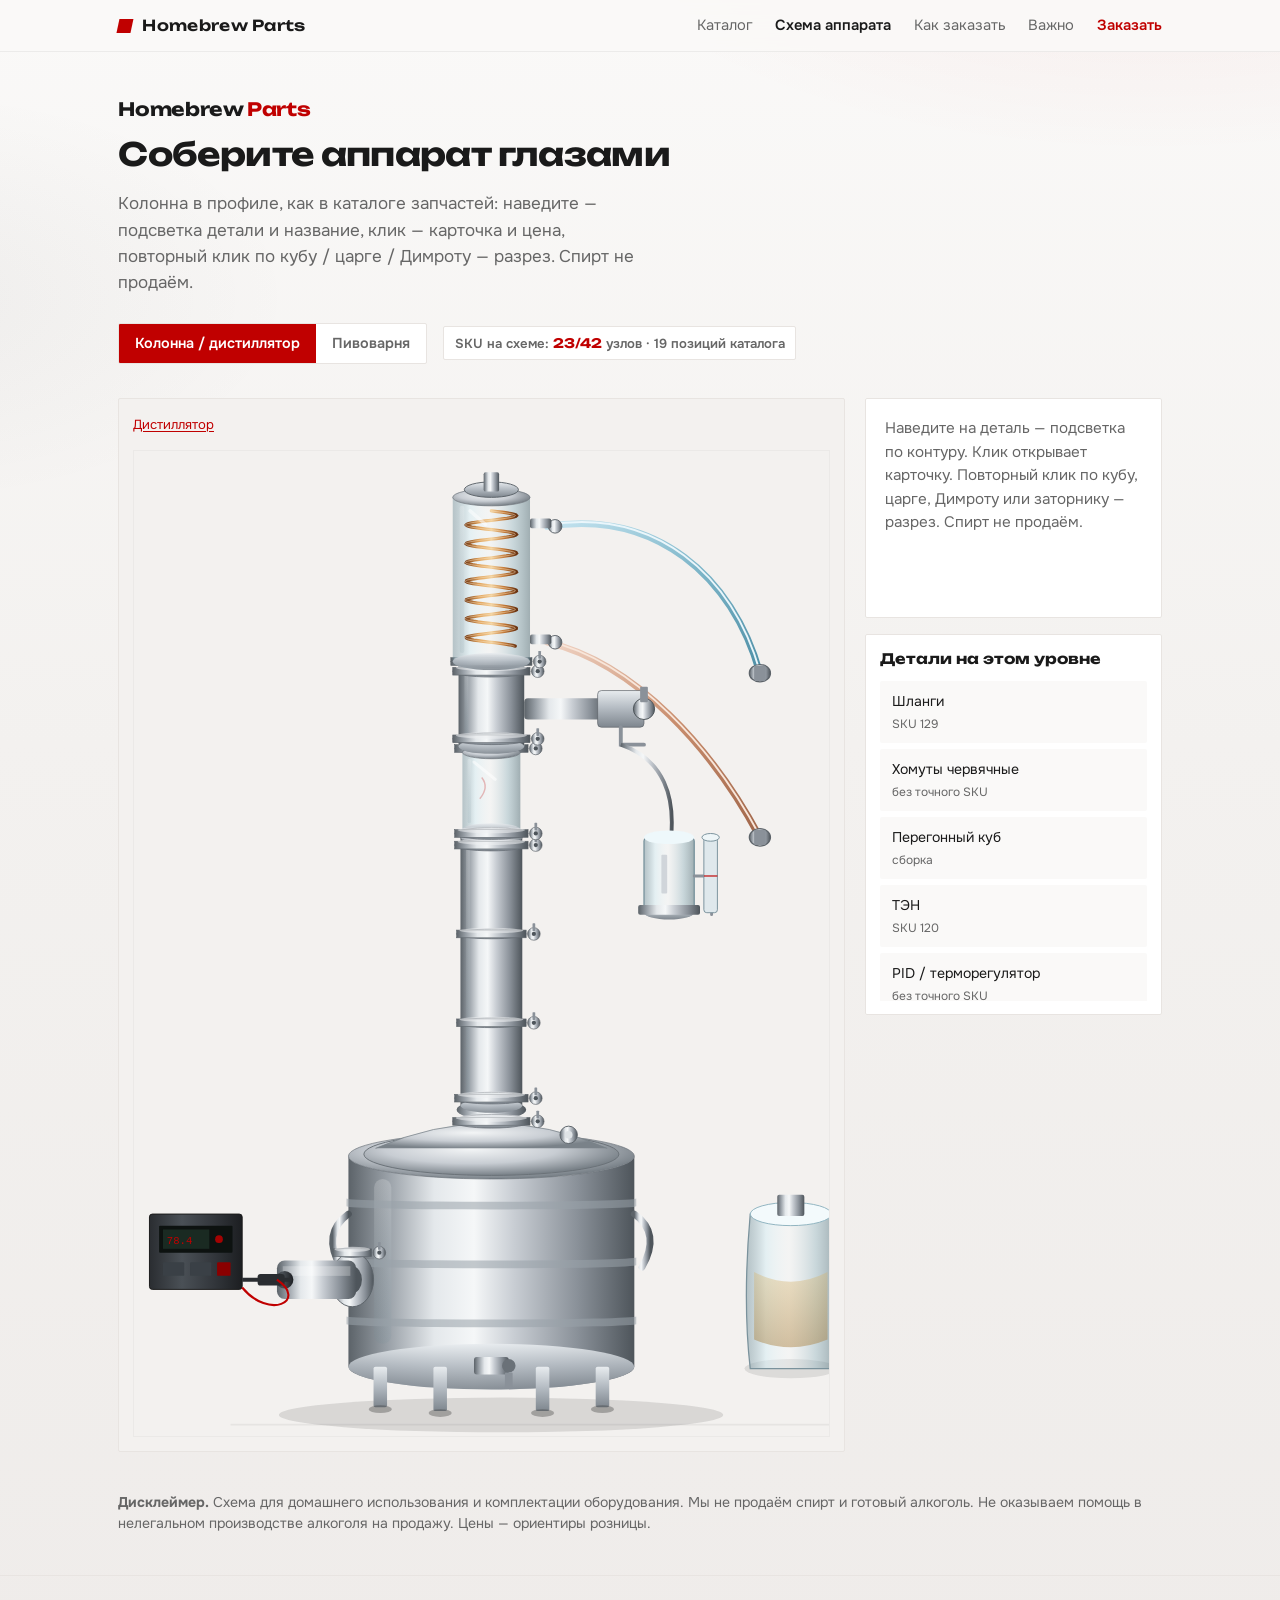
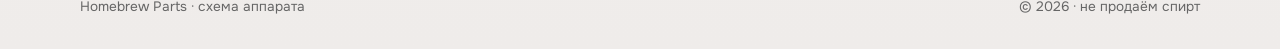
<file: schema.html>
<!DOCTYPE html>
<html lang="ru">
<head>
  <meta charset="UTF-8" />
  <meta name="viewport" content="width=device-width, initial-scale=1" />
  <meta name="description" content="Интерактивная схема самогонного аппарата и домашней пивоварни из запчастей Homebrew Parts. Спирт не продаём." />
  <title>Схема аппарата · Homebrew Parts</title>
  <link rel="preconnect" href="https://fonts.googleapis.com" />
  <link rel="preconnect" href="https://fonts.gstatic.com" crossorigin />
  <link href="https://fonts.googleapis.com/css2?family=Onest:wght@400;500;600;700&family=Unbounded:wght@500;600;700&display=swap" rel="stylesheet" />
  <link rel="stylesheet" href="assets/css/style.css" />
  <link rel="stylesheet" href="assets/css/schema.css" />
</head>
<body class="schema-page">
  <a class="skip" href="#main">К содержанию</a>

  <header class="top">
    <div class="top__inner">
      <a class="brand" href="index.html" aria-label="Homebrew Parts — на главную">
        <span class="brand__mark" aria-hidden="true"></span>
        <span class="brand__text">Homebrew Parts</span>
      </a>
      <nav class="nav" aria-label="Разделы">
        <a href="index.html#catalog">Каталог</a>
        <a href="schema.html" aria-current="page">Схема аппарата</a>
        <a href="index.html#order">Как заказать</a>
        <a href="index.html#disclaimer">Важно</a>
        <a href="index.html#order" class="nav__cta">Заказать</a>
      </nav>
      <button class="nav-toggle" type="button" aria-expanded="false" aria-controls="mobile-nav" aria-label="Меню">
        <span></span><span></span>
      </button>
    </div>
    <nav id="mobile-nav" class="nav-mobile" hidden>
      <a href="index.html#catalog">Каталог</a>
      <a href="schema.html" aria-current="page">Схема аппарата</a>
      <a href="index.html#order">Как заказать</a>
      <a href="index.html#disclaimer">Важно</a>
      <a href="index.html#order">Заказать</a>
    </nav>
  </header>

  <main id="main">
    <section class="schema-hero">
      <p class="brand-hero" style="font-size:1.15rem;margin:0">Homebrew <span>Parts</span></p>
      <h1>Соберите аппарат глазами</h1>
      <p class="schema-hero__lead">Колонна в профиле, как в каталоге запчастей: наведите — подсветка детали и название, клик — карточка и цена, повторный клик по кубу / царге / Димроту — разрез. Спирт не продаём.</p>
      <div class="schema-hero__meta">
        <div class="schema-modes" role="group" aria-label="Режим схемы">
          <button type="button" data-mode="distiller" aria-pressed="true">Колонна / дистиллятор</button>
          <button type="button" data-mode="brewery" aria-pressed="false">Пивоварня</button>
        </div>
        <p class="schema-coverage" id="schema-coverage" aria-live="polite">Покрытие каталога: …</p>
      </div>
    </section>

    <div class="schema-layout">
      <div class="schema-stage" id="schema-stage">
        <div class="schema-crumb-row">
          <button type="button" class="schema-back" id="schema-back" hidden>← Назад</button>
          <div class="schema-crumb" id="schema-crumb" aria-label="Навигация по узлам"></div>
        </div>
        <div class="schema-canvas-wrap">
          <div class="schema-tooltip" id="schema-tooltip" role="tooltip"></div>

          <!-- DISTILLER -->
          <svg id="svg-distiller" class="schema-svg" viewBox="20 30 720 1020" xmlns="http://www.w3.org/2000/svg" aria-label="Дистиллятор в профиле, нержавеющая колонна">

  <defs>
    <linearGradient id="dmetal" x1="0" y1="0" x2="1" y2="0">
      <stop offset="0%" stop-color="#5c6369"/>
      <stop offset="14%" stop-color="#9aa1a8"/>
      <stop offset="30%" stop-color="#e4e8eb"/>
      <stop offset="44%" stop-color="#f5f7f8"/>
      <stop offset="58%" stop-color="#c8cdd3"/>
      <stop offset="80%" stop-color="#8a9199"/>
      <stop offset="100%" stop-color="#4e555b"/>
    </linearGradient>
    <linearGradient id="dmetalV" x1="0" y1="0" x2="0" y2="1">
      <stop offset="0%" stop-color="#e8ecef"/>
      <stop offset="45%" stop-color="#b7bec5"/>
      <stop offset="100%" stop-color="#7e868e"/>
    </linearGradient>
    <radialGradient id="dlid" cx="42%" cy="38%" r="62%">
      <stop offset="0%" stop-color="#f3f5f6"/>
      <stop offset="55%" stop-color="#c8cdd3"/>
      <stop offset="100%" stop-color="#7a8289"/>
    </radialGradient>
    <linearGradient id="ddark" x1="0" y1="0" x2="1" y2="0">
      <stop offset="0%" stop-color="#2a2d31"/>
      <stop offset="35%" stop-color="#4a5056"/>
      <stop offset="70%" stop-color="#32363b"/>
      <stop offset="100%" stop-color="#1c1e21"/>
    </linearGradient>
    <linearGradient id="dglass" x1="0" y1="0" x2="1" y2="0">
      <stop offset="0%" stop-color="#6a8a96" stop-opacity="0.45"/>
      <stop offset="22%" stop-color="#d7eef5" stop-opacity="0.55"/>
      <stop offset="48%" stop-color="#f6fcff" stop-opacity="0.28"/>
      <stop offset="78%" stop-color="#8fb3bf" stop-opacity="0.42"/>
      <stop offset="100%" stop-color="#4d6b75" stop-opacity="0.5"/>
    </linearGradient>
    <linearGradient id="dglassV" x1="0" y1="0" x2="0" y2="1">
      <stop offset="0%" stop-color="#ffffff" stop-opacity="0.35"/>
      <stop offset="100%" stop-color="#6d8b96" stop-opacity="0.2"/>
    </linearGradient>
    <linearGradient id="dhoseIn" x1="0" y1="0" x2="1" y2="1">
      <stop offset="0%" stop-color="#c5e4f0"/>
      <stop offset="50%" stop-color="#7eb6c9"/>
      <stop offset="100%" stop-color="#4e8fa6"/>
    </linearGradient>
    <linearGradient id="dhoseOut" x1="0" y1="0" x2="1" y2="1">
      <stop offset="0%" stop-color="#f0d4c5"/>
      <stop offset="50%" stop-color="#c98e6e"/>
      <stop offset="100%" stop-color="#a0664a"/>
    </linearGradient>
    <linearGradient id="dcu" x1="0" y1="0" x2="1" y2="0">
      <stop offset="0%" stop-color="#7a3e16"/>
      <stop offset="25%" stop-color="#e0a15a"/>
      <stop offset="50%" stop-color="#f3d09a"/>
      <stop offset="75%" stop-color="#c47a38"/>
      <stop offset="100%" stop-color="#6b3412"/>
    </linearGradient>
    <linearGradient id="damber" x1="0" y1="0" x2="0" y2="1">
      <stop offset="0%" stop-color="#d9b56a" stop-opacity="0.35"/>
      <stop offset="100%" stop-color="#a67c3a" stop-opacity="0.45"/>
    </linearGradient>
    <linearGradient id="dplastic" x1="0" y1="0" x2="1" y2="0">
      <stop offset="0%" stop-color="#8d949c"/>
      <stop offset="30%" stop-color="#d5dbe0"/>
      <stop offset="70%" stop-color="#b7c0c7"/>
      <stop offset="100%" stop-color="#6e767e"/>
    </linearGradient>
    <linearGradient id="dwood" x1="0" y1="0" x2="0" y2="1">
      <stop offset="0%" stop-color="#d7c4a8"/>
      <stop offset="100%" stop-color="#b89a74"/>
    </linearGradient>
    <filter id="dshadow" x="-20%" y="-10%" width="140%" height="140%">
      <feDropShadow dx="0" dy="10" stdDeviation="8" flood-color="#1a1a1a" flood-opacity="0.18"/>
    </filter>
    <filter id="dsoft" x="-15%" y="-15%" width="130%" height="130%">
      <feGaussianBlur stdDeviation="0.4" result="b"/>
      <feMerge><feMergeNode in="b"/><feMergeNode in="SourceGraphic"/></feMerge>
    </filter>
    <clipPath id="dcubeCut">
      <path d="M80 90 h520 v640 h-520 z M80 90 L360 280 L360 700 L80 700 z"/>
    </clipPath>
    <clipPath id="dSpn"><rect x="342" y="160" width="116" height="320" rx="2"/></clipPath>
    <clipPath id="dRpn"><rect x="342" y="500" width="116" height="280" rx="2"/></clipPath>
  </defs>

  <g class="layer" data-layer="root">
    <ellipse cx="400" cy="1028" rx="230" ry="18" fill="#1a1a1a" opacity="0.12"/>
    <path d="M120 1038 h620" stroke="#1a1a1a" stroke-opacity="0.06" stroke-width="2"/>

    <!-- hoses first (behind column fittings) -->
    <g class="hotspot" id="part-hoses" data-id="hoses" tabindex="0" role="button" aria-label="Шланги охлаждения">
      <path class="hl" d="M448 108 C560 90, 640 160, 668 260" fill="none" stroke="#c00000" stroke-width="12" stroke-linecap="round"/>
      <path class="hl" d="M448 228 C540 250, 620 340, 668 430" fill="none" stroke="#c00000" stroke-width="12" stroke-linecap="round"/>
      <path d="M448 108 C560 90, 640 160, 668 260" fill="none" stroke="url(#dhoseIn)" stroke-width="7" stroke-linecap="round"/>
      <path d="M448 108 C560 90, 640 160, 668 260" fill="none" stroke="#eaf6fb" stroke-width="2" transform="translate(0,-1.6)"/>
      <path d="M448 228 C540 250, 620 340, 668 430" fill="none" stroke="url(#dhoseOut)" stroke-width="7" stroke-linecap="round"/>
      <path d="M448 228 C540 250, 620 340, 668 430" fill="none" stroke="#f8e6da" stroke-width="2" transform="translate(0,-1.4)"/>
      <path class="hit hit--path" d="M448 108 C560 90, 640 160, 668 260" fill="none" stroke="transparent" stroke-width="22" stroke-linecap="round"/>
      <path class="hit hit--path" d="M448 228 C540 250, 620 340, 668 430" fill="none" stroke="transparent" stroke-width="22" stroke-linecap="round"/>
    </g>
    <g class="hotspot" id="part-hose-clamps" data-id="hose-clamps" tabindex="0" role="button" aria-label="Хомуты червячные">
      <ellipse cx="668" cy="260" rx="11" ry="9" fill="url(#dmetal)" stroke="#5c6369" stroke-width="1.2"/>
      <rect x="662" y="252" width="12" height="16" rx="1.5" fill="#8a9199"/>
      <ellipse cx="668" cy="430" rx="11" ry="9" fill="url(#dmetal)" stroke="#5c6369" stroke-width="1.2"/>
      <rect x="662" y="422" width="12" height="16" rx="1.5" fill="#8a9199"/>
      <circle cx="456" cy="108" r="7" fill="url(#dmetal)" stroke="#5c6369"/>
      <circle cx="456" cy="228" r="7" fill="url(#dmetal)" stroke="#5c6369"/>
      <circle class="glow--dot" cx="668" cy="260" r="16"/>
      <circle class="glow--dot" cx="668" cy="430" r="16"/>
      <circle class="glow--dot" cx="456" cy="108" r="12"/>
      <circle class="glow--dot" cx="456" cy="228" r="12"/>
      <circle class="hit" cx="668" cy="260" r="18" fill="rgba(192,0,0,0)" stroke="none"/>
      <circle class="hit" cx="668" cy="430" r="18" fill="rgba(192,0,0,0)" stroke="none"/>
      <circle class="hit" cx="456" cy="108" r="14" fill="rgba(192,0,0,0)" stroke="none"/>
      <circle class="hit" cx="456" cy="228" r="14" fill="rgba(192,0,0,0)" stroke="none"/>
    </g>

    <g class="hotspot" id="part-cube" data-id="cube" tabindex="0" role="button" aria-label="Перегонный куб">
      
    <path fill="url(#dmetal)" d="M 242.0,760.0 L 242.0,978.0
      A 148.0,23.7 0 0 0 538.0,978.0
      L 538.0,760.0
      A 148.0,23.7 0 0 1 242.0,760.0 Z"/>
    <ellipse cx="390" cy="760" rx="148" ry="23.68" fill="url(#dlid)" stroke="#6a7178" stroke-width="0.7"/>
    <ellipse cx="390" cy="978" rx="148" ry="23.68" fill="url(#dmetalV)" opacity="0.9"/>
    <rect x="268.6" y="783.7" width="17.8" height="170.6" rx="8.9" fill="url(#dglassV)" opacity="0.55"/>
    <path fill="#9aa2a9" fill-opacity="0.55" d="M 240.0,804.0 L 240.0,812.0 A 150.0,3.2 0 0 0 540.0,812.0 L 540.0,804.0 A 150.0,3.2 0 0 1 240.0,804.0 Z"/><path fill="#9aa2a9" fill-opacity="0.55" d="M 240.0,865.0 L 240.0,873.0 A 150.0,3.2 0 0 0 540.0,873.0 L 540.0,865.0 A 150.0,3.2 0 0 1 240.0,865.0 Z"/><path fill="#9aa2a9" fill-opacity="0.55" d="M 240.0,926.0 L 240.0,934.0 A 150.0,3.2 0 0 0 540.0,934.0 L 540.0,926.0 A 150.0,3.2 0 0 1 240.0,926.0 Z"/>
      <!-- legs -->
      <rect x="268" y="978" width="14" height="42" rx="2" fill="url(#dmetalV)"/>
      <rect x="498" y="978" width="14" height="42" rx="2" fill="url(#dmetalV)"/>
      <rect x="330" y="978" width="14" height="46" rx="2" fill="url(#dmetalV)"/>
      <rect x="436" y="978" width="14" height="46" rx="2" fill="url(#dmetalV)"/>
      <ellipse cx="275" cy="1022" rx="12" ry="4" fill="#3a3a3a" opacity="0.35"/>
      <ellipse cx="505" cy="1022" rx="12" ry="4" fill="#3a3a3a" opacity="0.35"/>
      <ellipse cx="337" cy="1026" rx="12" ry="4" fill="#3a3a3a" opacity="0.35"/>
      <ellipse cx="443" cy="1026" rx="12" ry="4" fill="#3a3a3a" opacity="0.35"/>
      <!-- handles -->
      <path d="M242 820 q-28 20 -8 55" fill="none" stroke="url(#dmetal)" stroke-width="7" stroke-linecap="round"/>
      <path d="M538 820 q28 20 8 55" fill="none" stroke="url(#dmetal)" stroke-width="7" stroke-linecap="round"/>
      <!-- drain visible on cube -->
      <g pointer-events="none">
        <rect x="372" y="968" width="36" height="18" rx="3" fill="url(#dmetal)"/>
        <circle cx="408" cy="977" r="7" fill="#6a7178"/>
        <rect x="404" y="984" width="8" height="16" rx="1" fill="#8a9199"/>
      </g>
      <path class="hit" d="M242 748 h296 v240 h-40 v40 h-216 v-40 h-40 z" fill="rgba(192,0,0,0)" stroke="none"/>
    </g>

    <g class="hotspot" id="part-ten" data-id="ten" tabindex="0" role="button" aria-label="ТЭН">
      <!-- clamp flange on cube wall -->
      <ellipse cx="246" cy="888" rx="22" ry="28" fill="url(#dmetal)" stroke="#5c6369" stroke-width="1"/>
      <ellipse cx="246" cy="888" rx="10" ry="14" fill="#4e555b"/>
      <rect x="168" y="868" width="82" height="40" rx="8" fill="url(#dmetal)"/>
      <rect x="174" y="874" width="70" height="10" fill="#fff" opacity="0.25"/>
      <circle cx="176" cy="888" r="9" fill="url(#ddark)"/>
      <rect x="148" y="882" width="28" height="12" rx="3" fill="#2a2d31"/>
      
    <ellipse cx="246" cy="860" rx="20" ry="5" fill="url(#dmetalV)" stroke="#6a7178" stroke-width="0.8"/>
    <rect x="226" y="856" width="40" height="8" fill="url(#dmetal)" stroke="#5c6369" stroke-width="0.6"/>
    <ellipse cx="246" cy="856.5" rx="18.400000000000002" ry="2.75" fill="#eef1f3" opacity="0.55"/>
    <circle cx="274" cy="860" r="6.5" fill="url(#dmetal)" stroke="#5c6369" stroke-width="0.7"/>
    <circle cx="274" cy="860" r="2.2" fill="#4e555b"/>
    <rect x="272.6" y="849" width="2.8" height="8" rx="0.6" fill="#8a9199"/>
    
      <path class="hit" d="M145 850 h120 v80 h-120 z" fill="rgba(192,0,0,0)" stroke="none"/>
    </g>

    <g class="hotspot" id="part-pid" data-id="pid" tabindex="0" role="button" aria-label="PID">
      <rect x="36" y="820" width="96" height="78" rx="3" fill="url(#ddark)" stroke="#1a1a1a" stroke-width="1"/>
      <rect x="46" y="832" width="76" height="28" rx="1" fill="#0d1210"/>
      <rect x="50" y="836" width="48" height="20" fill="#1a2a22"/>
      <text x="54" y="851" font-family="ui-monospace,monospace" font-size="11" fill="#c00000">78.4</text>
      <circle cx="108" cy="846" r="4" fill="#c00000" opacity="0.85"/>
      <rect x="50" y="870" width="22" height="14" rx="1" fill="#3a4046"/>
      <rect x="78" y="870" width="22" height="14" rx="1" fill="#3a4046"/>
      <rect x="106" y="870" width="14" height="14" rx="1" fill="#8a0000"/>
      <!-- cables to TEN -->
      <path d="M132 888 C170 888, 200 888, 168 888" fill="none" stroke="#2a2d31" stroke-width="4"/>
      <path d="M132 896 C160 930, 200 910, 168 888" fill="none" stroke="#c00000" stroke-width="2.2"/>
      <path class="hit" d="M32 816 h108 v90 h-108 z" fill="rgba(192,0,0,0)" stroke="none"/>
    </g>

    <g class="hotspot" id="part-lid" data-id="lid" tabindex="0" role="button" aria-label="Крышка куба">
      <ellipse cx="390" cy="758" rx="132" ry="22" fill="url(#dlid)" stroke="#6a7178" stroke-width="1"/>
      <path d="M270 752 Q390 700 510 752" fill="url(#dlid)" stroke="#7a8289" stroke-width="0.8"/>
      <ellipse cx="390" cy="712" rx="36" ry="10" fill="url(#dmetal)"/>
      
    <ellipse cx="390" cy="724" rx="40" ry="7" fill="url(#dmetalV)" stroke="#6a7178" stroke-width="0.8"/>
    <rect x="350" y="720" width="80" height="8" fill="url(#dmetal)" stroke="#5c6369" stroke-width="0.6"/>
    <ellipse cx="390" cy="720.5" rx="36.800000000000004" ry="3.8500000000000005" fill="#eef1f3" opacity="0.55"/>
    <circle cx="438" cy="724" r="6.5" fill="url(#dmetal)" stroke="#5c6369" stroke-width="0.7"/>
    <circle cx="438" cy="724" r="2.2" fill="#4e555b"/>
    <rect x="436.6" y="713" width="2.8" height="8" rx="0.6" fill="#8a9199"/>
    
      <!-- extra port -->
      <circle cx="470" cy="738" r="9" fill="url(#dmetal)" stroke="#5c6369"/>
      <circle cx="470" cy="738" r="4" fill="#dfe3e6"/>
      <path class="hit" d="M258 698 h264 v70 h-264 z" fill="rgba(192,0,0,0)" stroke="none"/>
    </g>

    <g class="hotspot" id="part-tsarga-assy" data-id="tsarga-assy" tabindex="0" role="button" aria-label="Царга">
      
    <path fill="url(#dmetal)" d="M 358.0,430.0 L 358.0,708.0
      A 32.0,7.0 0 0 0 422.0,708.0
      L 422.0,430.0
      A 32.0,7.0 0 0 1 358.0,430.0 Z"/>
    <ellipse cx="390" cy="430" rx="32" ry="7.04" fill="url(#dlid)" stroke="#6a7178" stroke-width="0.7"/>
    <ellipse cx="390" cy="708" rx="32" ry="7.04" fill="url(#dmetalV)" opacity="0.9"/>
    <rect x="363.8" y="437.0" width="3.8" height="263.9" rx="1.9" fill="url(#dglassV)" opacity="0.55"/>
    
      
    <ellipse cx="390" cy="438" rx="38" ry="6" fill="url(#dmetalV)" stroke="#6a7178" stroke-width="0.8"/>
    <rect x="352" y="434" width="76" height="8" fill="url(#dmetal)" stroke="#5c6369" stroke-width="0.6"/>
    <ellipse cx="390" cy="434.5" rx="34.96" ry="3.3000000000000003" fill="#eef1f3" opacity="0.55"/>
    <circle cx="436" cy="438" r="6.5" fill="url(#dmetal)" stroke="#5c6369" stroke-width="0.7"/>
    <circle cx="436" cy="438" r="2.2" fill="#4e555b"/>
    <rect x="434.6" y="427" width="2.8" height="8" rx="0.6" fill="#8a9199"/>
    
      
    <ellipse cx="390" cy="530" rx="36" ry="5" fill="url(#dmetalV)" stroke="#6a7178" stroke-width="0.8"/>
    <rect x="354" y="526" width="72" height="8" fill="url(#dmetal)" stroke="#5c6369" stroke-width="0.6"/>
    <ellipse cx="390" cy="526.5" rx="33.120000000000005" ry="2.75" fill="#eef1f3" opacity="0.55"/>
    <circle cx="434" cy="530" r="6.5" fill="url(#dmetal)" stroke="#5c6369" stroke-width="0.7"/>
    <circle cx="434" cy="530" r="2.2" fill="#4e555b"/>
    <rect x="432.6" y="519" width="2.8" height="8" rx="0.6" fill="#8a9199"/>
    
      
    <ellipse cx="390" cy="622" rx="36" ry="5" fill="url(#dmetalV)" stroke="#6a7178" stroke-width="0.8"/>
    <rect x="354" y="618" width="72" height="8" fill="url(#dmetal)" stroke="#5c6369" stroke-width="0.6"/>
    <ellipse cx="390" cy="618.5" rx="33.120000000000005" ry="2.75" fill="#eef1f3" opacity="0.55"/>
    <circle cx="434" cy="622" r="6.5" fill="url(#dmetal)" stroke="#5c6369" stroke-width="0.7"/>
    <circle cx="434" cy="622" r="2.2" fill="#4e555b"/>
    <rect x="432.6" y="611" width="2.8" height="8" rx="0.6" fill="#8a9199"/>
    
      
    <ellipse cx="390" cy="700" rx="38" ry="6" fill="url(#dmetalV)" stroke="#6a7178" stroke-width="0.8"/>
    <rect x="352" y="696" width="76" height="8" fill="url(#dmetal)" stroke="#5c6369" stroke-width="0.6"/>
    <ellipse cx="390" cy="696.5" rx="34.96" ry="3.3000000000000003" fill="#eef1f3" opacity="0.55"/>
    <circle cx="436" cy="700" r="6.5" fill="url(#dmetal)" stroke="#5c6369" stroke-width="0.7"/>
    <circle cx="436" cy="700" r="2.2" fill="#4e555b"/>
    <rect x="434.6" y="689" width="2.8" height="8" rx="0.6" fill="#8a9199"/>
    
      <path class="hit" d="M350 420 h80 v292 h-80 z" fill="rgba(192,0,0,0)" stroke="none"/>
    </g>

    <g class="hotspot" id="part-diopter" data-id="diopter" tabindex="0" role="button" aria-label="Диоптр">
      
    <ellipse cx="390" cy="338" rx="38" ry="6" fill="url(#dmetalV)" stroke="#6a7178" stroke-width="0.8"/>
    <rect x="352" y="334" width="76" height="8" fill="url(#dmetal)" stroke="#5c6369" stroke-width="0.6"/>
    <ellipse cx="390" cy="334.5" rx="34.96" ry="3.3000000000000003" fill="#eef1f3" opacity="0.55"/>
    <circle cx="436" cy="338" r="6.5" fill="url(#dmetal)" stroke="#5c6369" stroke-width="0.7"/>
    <circle cx="436" cy="338" r="2.2" fill="#4e555b"/>
    <rect x="434.6" y="327" width="2.8" height="8" rx="0.6" fill="#8a9199"/>
    
      
    <path fill="url(#dglass)" d="M 360.0,342.0 L 360.0,422.0
      A 30.0,6.6 0 0 0 420.0,422.0
      L 420.0,342.0
      A 30.0,6.6 0 0 1 360.0,342.0 Z"/>
    <ellipse cx="390" cy="342" rx="30" ry="6.6" fill="url(#dlid)" stroke="#6a7178" stroke-width="0.7"/>
    <ellipse cx="390" cy="422" rx="30" ry="6.6" fill="url(#dmetalV)" opacity="0.9"/>
    <rect x="365.4" y="348.6" width="3.6" height="66.8" rx="1.8" fill="url(#dglassV)" opacity="0.55"/>
    
      <path d="M372 352 l22 18" stroke="#fff" stroke-width="3" opacity="0.55" stroke-linecap="round"/>
      <path d="M380 368 q8 10 -2 22" fill="none" stroke="#c00000" stroke-opacity="0.25" stroke-width="1.5"/>
      
    <ellipse cx="390" cy="426" rx="38" ry="6" fill="url(#dmetalV)" stroke="#6a7178" stroke-width="0.8"/>
    <rect x="352" y="422" width="76" height="8" fill="url(#dmetal)" stroke="#5c6369" stroke-width="0.6"/>
    <ellipse cx="390" cy="422.5" rx="34.96" ry="3.3000000000000003" fill="#eef1f3" opacity="0.55"/>
    <circle cx="436" cy="426" r="6.5" fill="url(#dmetal)" stroke="#5c6369" stroke-width="0.7"/>
    <circle cx="436" cy="426" r="2.2" fill="#4e555b"/>
    <rect x="434.6" y="415" width="2.8" height="8" rx="0.6" fill="#8a9199"/>
    
      <path class="hit" d="M350 328 h80 v108 h-80 z" fill="rgba(192,0,0,0)" stroke="none"/>
    </g>

    <g class="hotspot" id="part-takeoff" data-id="takeoff" tabindex="0" role="button" aria-label="Узел отбора">
      
    <path fill="url(#dmetal)" d="M 356.0,252.0 L 356.0,336.0
      A 34.0,7.5 0 0 0 424.0,336.0
      L 424.0,252.0
      A 34.0,7.5 0 0 1 356.0,252.0 Z"/>
    <ellipse cx="390" cy="252" rx="34" ry="7.48" fill="url(#dlid)" stroke="#6a7178" stroke-width="0.7"/>
    <ellipse cx="390" cy="336" rx="34" ry="7.48" fill="url(#dmetalV)" opacity="0.9"/>
    <rect x="362.1" y="259.5" width="4.1" height="69.0" rx="2.0" fill="url(#dglassV)" opacity="0.55"/>
    
      
    <ellipse cx="390" cy="258" rx="40" ry="6" fill="url(#dmetalV)" stroke="#6a7178" stroke-width="0.8"/>
    <rect x="350" y="254" width="80" height="8" fill="url(#dmetal)" stroke="#5c6369" stroke-width="0.6"/>
    <ellipse cx="390" cy="254.5" rx="36.800000000000004" ry="3.3000000000000003" fill="#eef1f3" opacity="0.55"/>
    <circle cx="438" cy="258" r="6.5" fill="url(#dmetal)" stroke="#5c6369" stroke-width="0.7"/>
    <circle cx="438" cy="258" r="2.2" fill="#4e555b"/>
    <rect x="436.6" y="247" width="2.8" height="8" rx="0.6" fill="#8a9199"/>
    
      
    <ellipse cx="390" cy="328" rx="40" ry="6" fill="url(#dmetalV)" stroke="#6a7178" stroke-width="0.8"/>
    <rect x="350" y="324" width="80" height="8" fill="url(#dmetal)" stroke="#5c6369" stroke-width="0.6"/>
    <ellipse cx="390" cy="324.5" rx="36.800000000000004" ry="3.3000000000000003" fill="#eef1f3" opacity="0.55"/>
    <circle cx="438" cy="328" r="6.5" fill="url(#dmetal)" stroke="#5c6369" stroke-width="0.7"/>
    <circle cx="438" cy="328" r="2.2" fill="#4e555b"/>
    <rect x="436.6" y="317" width="2.8" height="8" rx="0.6" fill="#8a9199"/>
    
      <!-- side arm -->
      <rect x="424" y="286" width="86" height="22" rx="4" fill="url(#dmetal)"/>
      <rect x="500" y="278" width="48" height="38" rx="4" fill="url(#dmetalV)" stroke="#5c6369" stroke-width="0.7"/>
      <circle cx="548" cy="297" r="11" fill="url(#dmetal)" stroke="#4e555b"/>
      <rect x="544" y="274" width="8" height="16" rx="1" fill="#8a9199"/>
      <path d="M524 316 v18 h24" fill="none" stroke="#8a9199" stroke-width="4" stroke-linecap="round"/>
      <path class="hit" d="M356 248 h210 v100 h-210 z" fill="rgba(192,0,0,0)" stroke="none"/>
    </g>

    <g class="hotspot" id="part-dimroth" data-id="dimroth" tabindex="0" role="button" aria-label="Холодильник Димрота">
      
    <ellipse cx="390" cy="248" rx="42" ry="6" fill="url(#dmetalV)" stroke="#6a7178" stroke-width="0.8"/>
    <rect x="348" y="244" width="84" height="8" fill="url(#dmetal)" stroke="#5c6369" stroke-width="0.6"/>
    <ellipse cx="390" cy="244.5" rx="38.64" ry="3.3000000000000003" fill="#eef1f3" opacity="0.55"/>
    <circle cx="440" cy="248" r="6.5" fill="url(#dmetal)" stroke="#5c6369" stroke-width="0.7"/>
    <circle cx="440" cy="248" r="2.2" fill="#4e555b"/>
    <rect x="438.6" y="237" width="2.8" height="8" rx="0.6" fill="#8a9199"/>
    
      
    <path fill="url(#dglass)" d="M 350.0,78.0 L 350.0,248.0
      A 40.0,8.8 0 0 0 430.0,248.0
      L 430.0,78.0
      A 40.0,8.8 0 0 1 350.0,78.0 Z"/>
    <ellipse cx="390" cy="78" rx="40" ry="8.8" fill="url(#dlid)" stroke="#6a7178" stroke-width="0.7"/>
    <ellipse cx="390" cy="248" rx="40" ry="8.8" fill="url(#dmetalV)" opacity="0.9"/>
    <rect x="357.2" y="86.8" width="4.8" height="152.4" rx="2.4" fill="url(#dglassV)" opacity="0.55"/>
    
      <path d="M390.0,92.0 L395.8,92.7 L401.3,93.4 L406.3,94.1 L410.4,94.8 L413.5,95.5 L415.4,96.2 L416.0,96.9 L415.3,97.6 L413.4,98.3 L410.2,99.0 L406.1,99.7 L401.1,100.4 L395.6,101.1 L389.8,101.8 L384.0,102.4 L378.5,103.1 L373.6,103.8 L369.5,104.5 L366.4,105.2 L364.6,105.9 L364.0,106.6 L364.7,107.3 L366.8,108.0 L369.9,108.7 L374.1,109.4 L379.1,110.1 L384.7,110.8 L390.5,111.5 L396.3,112.2 L401.7,112.9 L406.6,113.6 L410.7,114.3 L413.7,115.0 L415.5,115.7 L416.0,116.4 L415.2,117.1 L413.1,117.8 L409.9,118.5 L405.7,119.2 L400.6,119.9 L395.1,120.6 L389.3,121.3 L383.5,122.0 L378.0,122.6 L373.2,123.3 L369.2,124.0 L366.2,124.7 L364.5,125.4 L364.0,126.1 L364.9,126.8 L367.0,127.5 L370.2,128.2 L374.5,128.9 L379.6,129.6 L385.2,130.3 L391.0,131.0 L396.7,131.7 L402.2,132.4 L407.0,133.1 L411.0,133.8 L413.9,134.5 L415.6,135.2 L416.0,135.9 L415.1,136.6 L412.9,137.3 L409.6,138.0 L405.3,138.7 L400.2,139.4 L394.6,140.1 L388.8,140.8 L383.0,141.5 L377.6,142.1 L372.8,142.8 L368.9,143.5 L366.0,144.2 L364.4,144.9 L364.0,145.6 L365.0,146.3 L367.2,147.0 L370.6,147.7 L374.9,148.4 L380.0,149.1 L385.6,149.8 L391.5,150.5 L397.2,151.2 L402.6,151.9 L407.4,152.6 L411.2,153.3 L414.1,154.0 L415.7,154.7 L416.0,155.4 L414.9,156.1 L412.7,156.8 L409.3,157.5 L404.9,158.2 L399.8,158.9 L394.1,159.6 L388.3,160.3 L382.5,161.0 L377.2,161.7 L372.5,162.3 L368.6,163.0 L365.9,163.7 L364.3,164.4 L364.1,165.1 L365.1,165.8 L367.4,166.5 L370.9,167.2 L375.3,167.9 L380.5,168.6 L386.1,169.3 L391.9,170.0 L397.7,170.7 L403.0,171.4 L407.7,172.1 L411.5,172.8 L414.2,173.5 L415.7,174.2 L415.9,174.9 L414.8,175.6 L412.4,176.3 L408.9,177.0 L404.5,177.7 L399.3,178.4 L393.6,179.1 L387.8,179.8 L382.1,180.5 L376.8,181.2 L372.1,181.9 L368.3,182.5 L365.7,183.2 L364.2,183.9 L364.1,184.6 L365.3,185.3 L367.7,186.0 L371.2,186.7 L375.7,187.4 L380.9,188.1 L386.6,188.8 L392.4,189.5 L398.2,190.2 L403.5,190.9 L408.1,191.6 L411.8,192.3 L414.4,193.0 L415.8,193.7 L415.9,194.4 L414.7,195.1 L412.2,195.8 L408.6,196.5 L404.1,197.2 L398.8,197.9 L393.2,198.6 L387.3,199.3 L381.6,200.0 L376.3,200.7 L371.7,201.4 L368.1,202.0 L365.5,202.7 L364.2,203.4 L364.2,204.1 L365.4,204.8 L367.9,205.5 L371.6,206.2 L376.1,206.9 L381.4,207.6 L387.1,208.3 L392.9,209.0 L398.6,209.7 L403.9,210.4 L408.4,211.1 L412.1,211.8 L414.6,212.5 L415.8,213.2 L415.8,213.9 L414.5,214.6 L411.9,215.3 L408.3,216.0 L403.7,216.7 L398.4,217.4 L392.7,218.1 L386.8,218.8 L381.2,219.5 L375.9,220.2 L371.4,220.9 L367.8,221.6 L365.3,222.2 L364.1,222.9 L364.2,223.6 L365.6,224.3 L368.2,225.0 L371.9,225.7 L376.5,226.4 L381.8,227.1 L387.6,227.8 L393.4,228.5 L399.1,229.2 L404.3,229.9 L408.8,230.6 L412.3,231.3 L414.7,232.0" fill="none" stroke="url(#dcu)" stroke-width="3.4" stroke-linecap="round"/><path d="M390.0,92.0 L395.8,92.7 L401.3,93.4 L406.3,94.1 L410.4,94.8 L413.5,95.5 L415.4,96.2 L416.0,96.9 L415.3,97.6 L413.4,98.3 L410.2,99.0 L406.1,99.7 L401.1,100.4 L395.6,101.1 L389.8,101.8 L384.0,102.4 L378.5,103.1 L373.6,103.8 L369.5,104.5 L366.4,105.2 L364.6,105.9 L364.0,106.6 L364.7,107.3 L366.8,108.0 L369.9,108.7 L374.1,109.4 L379.1,110.1 L384.7,110.8 L390.5,111.5 L396.3,112.2 L401.7,112.9 L406.6,113.6 L410.7,114.3 L413.7,115.0 L415.5,115.7 L416.0,116.4 L415.2,117.1 L413.1,117.8 L409.9,118.5 L405.7,119.2 L400.6,119.9 L395.1,120.6 L389.3,121.3 L383.5,122.0 L378.0,122.6 L373.2,123.3 L369.2,124.0 L366.2,124.7 L364.5,125.4 L364.0,126.1 L364.9,126.8 L367.0,127.5 L370.2,128.2 L374.5,128.9 L379.6,129.6 L385.2,130.3 L391.0,131.0 L396.7,131.7 L402.2,132.4 L407.0,133.1 L411.0,133.8 L413.9,134.5 L415.6,135.2 L416.0,135.9 L415.1,136.6 L412.9,137.3 L409.6,138.0 L405.3,138.7 L400.2,139.4 L394.6,140.1 L388.8,140.8 L383.0,141.5 L377.6,142.1 L372.8,142.8 L368.9,143.5 L366.0,144.2 L364.4,144.9 L364.0,145.6 L365.0,146.3 L367.2,147.0 L370.6,147.7 L374.9,148.4 L380.0,149.1 L385.6,149.8 L391.5,150.5 L397.2,151.2 L402.6,151.9 L407.4,152.6 L411.2,153.3 L414.1,154.0 L415.7,154.7 L416.0,155.4 L414.9,156.1 L412.7,156.8 L409.3,157.5 L404.9,158.2 L399.8,158.9 L394.1,159.6 L388.3,160.3 L382.5,161.0 L377.2,161.7 L372.5,162.3 L368.6,163.0 L365.9,163.7 L364.3,164.4 L364.1,165.1 L365.1,165.8 L367.4,166.5 L370.9,167.2 L375.3,167.9 L380.5,168.6 L386.1,169.3 L391.9,170.0 L397.7,170.7 L403.0,171.4 L407.7,172.1 L411.5,172.8 L414.2,173.5 L415.7,174.2 L415.9,174.9 L414.8,175.6 L412.4,176.3 L408.9,177.0 L404.5,177.7 L399.3,178.4 L393.6,179.1 L387.8,179.8 L382.1,180.5 L376.8,181.2 L372.1,181.9 L368.3,182.5 L365.7,183.2 L364.2,183.9 L364.1,184.6 L365.3,185.3 L367.7,186.0 L371.2,186.7 L375.7,187.4 L380.9,188.1 L386.6,188.8 L392.4,189.5 L398.2,190.2 L403.5,190.9 L408.1,191.6 L411.8,192.3 L414.4,193.0 L415.8,193.7 L415.9,194.4 L414.7,195.1 L412.2,195.8 L408.6,196.5 L404.1,197.2 L398.8,197.9 L393.2,198.6 L387.3,199.3 L381.6,200.0 L376.3,200.7 L371.7,201.4 L368.1,202.0 L365.5,202.7 L364.2,203.4 L364.2,204.1 L365.4,204.8 L367.9,205.5 L371.6,206.2 L376.1,206.9 L381.4,207.6 L387.1,208.3 L392.9,209.0 L398.6,209.7 L403.9,210.4 L408.4,211.1 L412.1,211.8 L414.6,212.5 L415.8,213.2 L415.8,213.9 L414.5,214.6 L411.9,215.3 L408.3,216.0 L403.7,216.7 L398.4,217.4 L392.7,218.1 L386.8,218.8 L381.2,219.5 L375.9,220.2 L371.4,220.9 L367.8,221.6 L365.3,222.2 L364.1,222.9 L364.2,223.6 L365.6,224.3 L368.2,225.0 L371.9,225.7 L376.5,226.4 L381.8,227.1 L387.6,227.8 L393.4,228.5 L399.1,229.2 L404.3,229.9 L408.8,230.6 L412.3,231.3 L414.7,232.0" fill="none" stroke="#f6e2c0" stroke-width="1" stroke-linecap="round" opacity="0.5" transform="translate(-1.1,0)"/>
      <!-- water nipples -->
      <rect x="430" y="100" width="22" height="10" rx="2" fill="url(#dmetal)"/>
      <rect x="430" y="220" width="22" height="10" rx="2" fill="url(#dmetal)"/>
      <ellipse cx="390" cy="70" rx="28" ry="8" fill="url(#dmetalV)" stroke="#5c6369"/>
      <rect x="382" y="52" width="16" height="20" rx="2" fill="url(#dmetal)"/>
      <path d="M368 92 l16 14" stroke="#fff" stroke-width="3.5" opacity="0.5" stroke-linecap="round"/>
      <path class="hit" d="M340 48 h110 v214 h-110 z" fill="rgba(192,0,0,0)" stroke="none"/>
    </g>

    <g class="hotspot" id="part-parrot" data-id="parrot" tabindex="0" role="button" aria-label="Попугай">
      <path d="M524 334 C570 350, 580 390, 576 430" fill="none" stroke="url(#dmetal)" stroke-width="4"/>
      <rect x="548" y="430" width="52" height="78" rx="4" fill="url(#dglass)" stroke="#6d8b96" stroke-width="1.2"/>
      <ellipse cx="574" cy="430" rx="26" ry="7" fill="#eef8fb"/>
      <ellipse cx="574" cy="508" rx="26" ry="7" fill="url(#dmetalV)"/>
      <rect x="542" y="500" width="64" height="10" rx="2" fill="url(#dmetal)"/>
      <path d="M600 470 h18 v40" fill="none" stroke="#8a9199" stroke-width="3" stroke-linecap="round"/>
      <rect x="566" y="448" width="6" height="40" rx="1" fill="#c8cdd3" opacity="0.8"/>
      <path class="hit" d="M530 410 h100 v110 h-100 z" fill="rgba(192,0,0,0)" stroke="none"/>
    </g>

        <g class="hotspot" id="part-hydro" data-id="hydro" tabindex="0" role="button" aria-label="Ареометр">
      <rect x="610" y="430" width="14" height="78" rx="3" fill="#dfe8ec" stroke="#7a929c"/>
      <ellipse cx="617" cy="430" rx="9" ry="4" fill="#eef6f8" stroke="#7a929c"/>
      <path d="M610 470 h14" stroke="#c00000" stroke-width="1.2"/>
      <path class="hit" d="M600 420 h34 v96 h-34 z" fill="rgba(192,0,0,0)" stroke="none"/>
    </g>
<g class="hotspot" id="part-receiver" data-id="receiver" tabindex="0" role="button" aria-label="Приёмная ёмкость">
      <ellipse cx="700" cy="980" rx="48" ry="10" fill="#1a1a1a" opacity="0.1"/>
      <path d="M658 820 q-8 90 0 160 h84 q8 -70 0 -160 z" fill="url(#dglass)" stroke="#7a929c" stroke-width="1.3"/>
      <ellipse cx="700" cy="820" rx="42" ry="12" fill="#f3fafc" stroke="#8fb3bf"/>
      <path d="M662 880 q38 20 76 0 v70 q-38 16 -76 0 z" fill="url(#damber)"/>
      <rect x="686" y="800" width="28" height="22" rx="2" fill="url(#dmetal)"/>
      <path class="hit" d="M648 798 h104 v190 h-104 z" fill="rgba(192,0,0,0)" stroke="none"/>
    </g>
  </g>

  <!-- CUBE CUTAWAY -->
  <g class="layer" data-layer="cube-detail" hidden>
    <ellipse cx="430" cy="1000" rx="260" ry="16" fill="#1a1a1a" opacity="0.1"/>
    <g class="hotspot" id="part-cube-inner" data-id="cube" tabindex="0" role="button" aria-label="Куб">
      
    <path fill="url(#dmetal)" d="M 200.0,220.0 L 200.0,820.0
      A 200.0,32.0 0 0 0 600.0,820.0
      L 600.0,220.0
      A 200.0,32.0 0 0 1 200.0,220.0 Z"/>
    <ellipse cx="400" cy="220" rx="200" ry="32.0" fill="url(#dlid)" stroke="#6a7178" stroke-width="0.7"/>
    <ellipse cx="400" cy="820" rx="200" ry="32.0" fill="url(#dmetalV)" opacity="0.9"/>
    <rect x="236.0" y="252.0" width="24.0" height="536.0" rx="12.0" fill="url(#dglassV)" opacity="0.55"/>
    <path fill="#9aa2a9" fill-opacity="0.55" d="M 198.0,348.0 L 198.0,356.0 A 202.0,3.2 0 0 0 602.0,356.0 L 602.0,348.0 A 202.0,3.2 0 0 1 198.0,348.0 Z"/><path fill="#9aa2a9" fill-opacity="0.55" d="M 198.0,516.0 L 198.0,524.0 A 202.0,3.2 0 0 0 602.0,524.0 L 602.0,516.0 A 202.0,3.2 0 0 1 198.0,516.0 Z"/><path fill="#9aa2a9" fill-opacity="0.55" d="M 198.0,684.0 L 198.0,692.0 A 202.0,3.2 0 0 0 602.0,692.0 L 602.0,684.0 A 202.0,3.2 0 0 1 198.0,684.0 Z"/>
      <!-- cutaway overlay: inner liquid + wall thickness -->
      <path d="M200 240 L400 360 L400 800 L200 800 z" fill="#f3f1ef" opacity="0.55"/>
      <path d="M218 360 L400 360 L400 790 L218 790 z" fill="url(#damber)"/>
      <path d="M200 240 L400 360 L400 800 L218 800 L218 250 z" fill="none" stroke="#c00000" stroke-width="1.2" stroke-dasharray="5 4" opacity="0.55"/>
      <path class="hit" d="M190 200 h420 v640 h-420 z" fill="rgba(192,0,0,0)" stroke="none"/>
    </g>
    <g class="hotspot" id="part-lid-d" data-id="lid" tabindex="0" role="button" aria-label="Крышка">
      <ellipse cx="400" cy="218" rx="188" ry="28" fill="url(#dlid)" stroke="#6a7178"/>
      <path d="M230 210 Q400 150 570 210" fill="url(#dlid)"/>
      
    <ellipse cx="400" cy="188" rx="48" ry="8" fill="url(#dmetalV)" stroke="#6a7178" stroke-width="0.8"/>
    <rect x="352" y="184" width="96" height="8" fill="url(#dmetal)" stroke="#5c6369" stroke-width="0.6"/>
    <ellipse cx="400" cy="184.5" rx="44.160000000000004" ry="4.4" fill="#eef1f3" opacity="0.55"/>
    <circle cx="456" cy="188" r="6.5" fill="url(#dmetal)" stroke="#5c6369" stroke-width="0.7"/>
    <circle cx="456" cy="188" r="2.2" fill="#4e555b"/>
    <rect x="454.6" y="177" width="2.8" height="8" rx="0.6" fill="#8a9199"/>
    
      <path class="hit" d="M210 145 h380 v90 h-380 z" fill="rgba(192,0,0,0)" stroke="none"/>
    </g>
    <g class="hotspot" id="part-ten-d" data-id="ten" tabindex="0" role="button" aria-label="ТЭН">
      <ellipse cx="210" cy="620" rx="28" ry="36" fill="url(#dmetal)" stroke="#5c6369"/>
      <rect x="80" y="598" width="140" height="44" rx="8" fill="url(#dmetal)"/>
      <path d="M320.0,580.0 L335.6,581.1 L350.4,582.2 L363.6,583.3 L374.7,584.4 L383.1,585.6 L388.2,586.7 L390.0,587.8 L388.2,588.9 L383.1,590.0 L374.7,591.1 L363.6,592.2 L350.4,593.3 L335.6,594.4 L320.0,595.6 L304.4,596.7 L289.6,597.8 L276.4,598.9 L265.3,600.0 L256.9,601.1 L251.8,602.2 L250.0,603.3 L251.8,604.4 L256.9,605.6 L265.3,606.7 L276.4,607.8 L289.6,608.9 L304.4,610.0 L320.0,611.1 L335.6,612.2 L350.4,613.3 L363.6,614.4 L374.7,615.6 L383.1,616.7 L388.2,617.8 L390.0,618.9 L388.2,620.0 L383.1,621.1 L374.7,622.2 L363.6,623.3 L350.4,624.4 L335.6,625.6 L320.0,626.7 L304.4,627.8 L289.6,628.9 L276.4,630.0 L265.3,631.1 L256.9,632.2 L251.8,633.3 L250.0,634.4 L251.8,635.6 L256.9,636.7 L265.3,637.8 L276.4,638.9 L289.6,640.0 L304.4,641.1 L320.0,642.2 L335.6,643.3 L350.4,644.4 L363.6,645.6 L374.7,646.7 L383.1,647.8 L388.2,648.9 L390.0,650.0 L388.2,651.1 L383.1,652.2 L374.7,653.3 L363.6,654.4 L350.4,655.6 L335.6,656.7 L320.0,657.8 L304.4,658.9 L289.6,660.0 L276.4,661.1 L265.3,662.2 L256.9,663.3 L251.8,664.4 L250.0,665.6 L251.8,666.7 L256.9,667.8 L265.3,668.9 L276.4,670.0 L289.6,671.1 L304.4,672.2 L320.0,673.3 L335.6,674.4 L350.4,675.6 L363.6,676.7 L374.7,677.8 L383.1,678.9 L388.2,680.0 L390.0,681.1 L388.2,682.2 L383.1,683.3 L374.7,684.4 L363.6,685.6 L350.4,686.7 L335.6,687.8 L320.0,688.9 L304.4,690.0 L289.6,691.1 L276.4,692.2 L265.3,693.3 L256.9,694.4 L251.8,695.6 L250.0,696.7 L251.8,697.8 L256.9,698.9 L265.3,700.0 L276.4,701.1 L289.6,702.2 L304.4,703.3 L320.0,704.4 L335.6,705.6 L350.4,706.7 L363.6,707.8 L374.7,708.9 L383.1,710.0 L388.2,711.1 L390.0,712.2 L388.2,713.3 L383.1,714.4 L374.7,715.6 L363.6,716.7 L350.4,717.8 L335.6,718.9 L320.0,720.0" fill="none" stroke="url(#dcu)" stroke-width="4" stroke-linecap="round"/><path d="M320.0,580.0 L335.6,581.1 L350.4,582.2 L363.6,583.3 L374.7,584.4 L383.1,585.6 L388.2,586.7 L390.0,587.8 L388.2,588.9 L383.1,590.0 L374.7,591.1 L363.6,592.2 L350.4,593.3 L335.6,594.4 L320.0,595.6 L304.4,596.7 L289.6,597.8 L276.4,598.9 L265.3,600.0 L256.9,601.1 L251.8,602.2 L250.0,603.3 L251.8,604.4 L256.9,605.6 L265.3,606.7 L276.4,607.8 L289.6,608.9 L304.4,610.0 L320.0,611.1 L335.6,612.2 L350.4,613.3 L363.6,614.4 L374.7,615.6 L383.1,616.7 L388.2,617.8 L390.0,618.9 L388.2,620.0 L383.1,621.1 L374.7,622.2 L363.6,623.3 L350.4,624.4 L335.6,625.6 L320.0,626.7 L304.4,627.8 L289.6,628.9 L276.4,630.0 L265.3,631.1 L256.9,632.2 L251.8,633.3 L250.0,634.4 L251.8,635.6 L256.9,636.7 L265.3,637.8 L276.4,638.9 L289.6,640.0 L304.4,641.1 L320.0,642.2 L335.6,643.3 L350.4,644.4 L363.6,645.6 L374.7,646.7 L383.1,647.8 L388.2,648.9 L390.0,650.0 L388.2,651.1 L383.1,652.2 L374.7,653.3 L363.6,654.4 L350.4,655.6 L335.6,656.7 L320.0,657.8 L304.4,658.9 L289.6,660.0 L276.4,661.1 L265.3,662.2 L256.9,663.3 L251.8,664.4 L250.0,665.6 L251.8,666.7 L256.9,667.8 L265.3,668.9 L276.4,670.0 L289.6,671.1 L304.4,672.2 L320.0,673.3 L335.6,674.4 L350.4,675.6 L363.6,676.7 L374.7,677.8 L383.1,678.9 L388.2,680.0 L390.0,681.1 L388.2,682.2 L383.1,683.3 L374.7,684.4 L363.6,685.6 L350.4,686.7 L335.6,687.8 L320.0,688.9 L304.4,690.0 L289.6,691.1 L276.4,692.2 L265.3,693.3 L256.9,694.4 L251.8,695.6 L250.0,696.7 L251.8,697.8 L256.9,698.9 L265.3,700.0 L276.4,701.1 L289.6,702.2 L304.4,703.3 L320.0,704.4 L335.6,705.6 L350.4,706.7 L363.6,707.8 L374.7,708.9 L383.1,710.0 L388.2,711.1 L390.0,712.2 L388.2,713.3 L383.1,714.4 L374.7,715.6 L363.6,716.7 L350.4,717.8 L335.6,718.9 L320.0,720.0" fill="none" stroke="#f6e2c0" stroke-width="1.12" stroke-linecap="round" opacity="0.5" transform="translate(-1.1,0)"/>
      <circle cx="88" cy="620" r="10" fill="url(#ddark)"/>
      <path class="hit" d="M70 560 h340 v190 h-340 z" fill="rgba(192,0,0,0)" stroke="none"/>
    </g>
    <g class="hotspot" id="part-drain-d" data-id="drain" tabindex="0" role="button" aria-label="Кран слива">
      <rect x="372" y="808" width="56" height="28" rx="4" fill="url(#dmetal)" stroke="#5c6369"/>
      <circle cx="428" cy="822" r="10" fill="#6a7178"/>
      <rect x="420" y="832" width="16" height="28" rx="2" fill="#8a9199"/>
      <path class="hit" d="M360 800 h90 v70 h-90 z" fill="rgba(192,0,0,0)" stroke="none"/>
    </g>
    <g class="hotspot" id="part-thermo-d" data-id="thermo" tabindex="0" role="button" aria-label="Термометр">
      <circle cx="560" cy="300" r="36" fill="url(#dmetalV)" stroke="#5c6369" stroke-width="2"/>
      <circle cx="560" cy="300" r="26" fill="#f4f1ea"/>
      <circle cx="560" cy="300" r="3" fill="#c00000"/>
      <path d="M560 300 L572 278" stroke="#c00000" stroke-width="2"/>
      <path class="hit" d="M520 260 h80 v80 h-80 z" fill="rgba(192,0,0,0)" stroke="none"/>
    </g>
    <g class="hotspot" id="part-prv-d" data-id="prv" tabindex="0" role="button" aria-label="Клапан">
      <rect x="500" y="168" width="44" height="36" rx="4" fill="url(#dmetal)" stroke="#5c6369"/>
      <circle cx="522" cy="176" r="8" fill="#dfe3e6"/>
      <rect x="516" y="148" width="12" height="22" rx="2" fill="#8a9199"/>
      <path class="hit" d="M490 145 h70 v70 h-70 z" fill="rgba(192,0,0,0)" stroke="none"/>
    </g>
  
    <g class="hotspot" id="part-valve-d" data-id="valve" tabindex="0" role="button" aria-label="Кран шаровый">
      <rect x="470" y="760" width="70" height="28" rx="4" fill="url(#dmetal)"/>
      <circle cx="540" cy="774" r="12" fill="#6a7178"/>
      <path class="hit" d="M460 748 h96 v50 h-96 z" fill="rgba(192,0,0,0)" stroke="none"/>
    </g>
    <g class="hotspot" id="part-blank-d" data-id="blank" tabindex="0" role="button" aria-label="Заглушка кламп">
      <ellipse cx="280" cy="180" rx="28" ry="10" fill="url(#dmetal)" stroke="#5c6369"/>
      <ellipse cx="280" cy="180" rx="14" ry="5" fill="#eef1f3"/>
      <path class="hit" d="M248 160 h64 v40 h-64 z" fill="rgba(192,0,0,0)" stroke="none"/>
    </g>
    <g class="hotspot" id="part-adapter-d" data-id="adapter" tabindex="0" role="button" aria-label="Переходник">
      <ellipse cx="520" cy="180" rx="34" ry="12" fill="url(#dmetal)" stroke="#5c6369"/>
      <ellipse cx="520" cy="180" rx="18" ry="7" fill="#c8cdd3"/>
      <text x="500" y="210" font-size="11" fill="#6a7178" font-family="Onest,sans-serif">1.5↔2</text>
      <path class="hit" d="M480 160 h80 v56 h-80 z" fill="rgba(192,0,0,0)" stroke="none"/>
    </g>
    <g class="hotspot" id="part-clamp2-d" data-id="clamp2" tabindex="0" role="button" aria-label="Кламп 2 дюйма">
      <ellipse cx="400" cy="150" rx="70" ry="12" fill="url(#dmetalV)" stroke="#6a7178"/>
      <circle cx="478" cy="150" r="8" fill="url(#dmetal)" stroke="#5c6369"/>
      <text x="360" y="130" font-size="11" fill="#6a7178" font-family="Onest,sans-serif">2″</text>
      <path class="hit" d="M320 128 h180 v44 h-180 z" fill="rgba(192,0,0,0)" stroke="none"/>
    </g>

  </g>

  <!-- TSARGA CUTAWAY -->
  <g class="layer" data-layer="tsarga-detail" hidden>
    <g class="hotspot" id="part-tsarga-d" data-id="tsarga" tabindex="0" role="button" aria-label="Царга">
      
    <path fill="url(#dmetal)" d="M 330.0,80.0 L 330.0,980.0
      A 70.0,15.4 0 0 0 470.0,980.0
      L 470.0,80.0
      A 70.0,15.4 0 0 1 330.0,80.0 Z"/>
    <ellipse cx="400" cy="80" rx="70" ry="15.4" fill="url(#dlid)" stroke="#6a7178" stroke-width="0.7"/>
    <ellipse cx="400" cy="980" rx="70" ry="15.4" fill="url(#dmetalV)" opacity="0.9"/>
    <rect x="342.6" y="95.4" width="8.4" height="869.2" rx="4.2" fill="url(#dglassV)" opacity="0.55"/>
    
      <path class="hit" d="M320 70 h160 v920 h-160 z" fill="rgba(192,0,0,0)" stroke="none"/>
    </g>
    <g class="hotspot" id="part-spn" data-id="packing-spn" tabindex="0" role="button" aria-label="СПН">
      <g clip-path="url(#dSpn)">
        <rect x="342" y="160" width="116" height="320" fill="#d8dde1"/>
        <path d="M345.0,165.0 q2,-3 5,0 q-2,3 -5,0" fill="none" stroke="#9aa3ab" stroke-width="0.7" transform="rotate(0 345.0 165.0)"/><path d="M355.0,163.0 q2,-3 5,0 q-2,3 -5,0" fill="none" stroke="#9aa3ab" stroke-width="0.7" transform="rotate(37 355.0 163.0)"/><path d="M360.0,163.0 q2,-3 5,0 q-2,3 -5,0" fill="none" stroke="#9aa3ab" stroke-width="0.7" transform="rotate(74 360.0 163.0)"/><path d="M370.0,164.0 q2,-3 5,0 q-2,3 -5,0" fill="none" stroke="#9aa3ab" stroke-width="0.7" transform="rotate(111 370.0 164.0)"/><path d="M377.0,164.0 q2,-3 5,0 q-2,3 -5,0" fill="none" stroke="#9aa3ab" stroke-width="0.7" transform="rotate(148 377.0 164.0)"/><path d="M384.0,164.0 q2,-3 5,0 q-2,3 -5,0" fill="none" stroke="#9aa3ab" stroke-width="0.7" transform="rotate(5 384.0 164.0)"/><path d="M392.0,162.0 q2,-3 5,0 q-2,3 -5,0" fill="none" stroke="#9aa3ab" stroke-width="0.7" transform="rotate(42 392.0 162.0)"/><path d="M401.0,164.0 q2,-3 5,0 q-2,3 -5,0" fill="none" stroke="#9aa3ab" stroke-width="0.7" transform="rotate(79 401.0 164.0)"/><path d="M408.0,162.0 q2,-3 5,0 q-2,3 -5,0" fill="none" stroke="#9aa3ab" stroke-width="0.7" transform="rotate(116 408.0 162.0)"/><path d="M417.0,164.0 q2,-3 5,0 q-2,3 -5,0" fill="none" stroke="#9aa3ab" stroke-width="0.7" transform="rotate(153 417.0 164.0)"/><path d="M426.0,163.0 q2,-3 5,0 q-2,3 -5,0" fill="none" stroke="#9aa3ab" stroke-width="0.7" transform="rotate(10 426.0 163.0)"/><path d="M436.0,164.0 q2,-3 5,0 q-2,3 -5,0" fill="none" stroke="#9aa3ab" stroke-width="0.7" transform="rotate(47 436.0 164.0)"/><path d="M440.0,165.0 q2,-3 5,0 q-2,3 -5,0" fill="none" stroke="#9aa3ab" stroke-width="0.7" transform="rotate(84 440.0 165.0)"/><path d="M449.0,164.0 q2,-3 5,0 q-2,3 -5,0" fill="none" stroke="#9aa3ab" stroke-width="0.7" transform="rotate(121 449.0 164.0)"/><path d="M344.0,173.0 q2,-3 5,0 q-2,3 -5,0" fill="none" stroke="#9aa3ab" stroke-width="0.7" transform="rotate(19 344.0 173.0)"/><path d="M353.0,173.0 q2,-3 5,0 q-2,3 -5,0" fill="none" stroke="#9aa3ab" stroke-width="0.7" transform="rotate(56 353.0 173.0)"/><path d="M361.0,172.0 q2,-3 5,0 q-2,3 -5,0" fill="none" stroke="#9aa3ab" stroke-width="0.7" transform="rotate(93 361.0 172.0)"/><path d="M371.0,173.0 q2,-3 5,0 q-2,3 -5,0" fill="none" stroke="#9aa3ab" stroke-width="0.7" transform="rotate(130 371.0 173.0)"/><path d="M379.0,173.0 q2,-3 5,0 q-2,3 -5,0" fill="none" stroke="#9aa3ab" stroke-width="0.7" transform="rotate(167 379.0 173.0)"/><path d="M385.0,170.0 q2,-3 5,0 q-2,3 -5,0" fill="none" stroke="#9aa3ab" stroke-width="0.7" transform="rotate(24 385.0 170.0)"/><path d="M396.0,172.0 q2,-3 5,0 q-2,3 -5,0" fill="none" stroke="#9aa3ab" stroke-width="0.7" transform="rotate(61 396.0 172.0)"/><path d="M404.0,169.0 q2,-3 5,0 q-2,3 -5,0" fill="none" stroke="#9aa3ab" stroke-width="0.7" transform="rotate(98 404.0 169.0)"/><path d="M410.0,173.0 q2,-3 5,0 q-2,3 -5,0" fill="none" stroke="#9aa3ab" stroke-width="0.7" transform="rotate(135 410.0 173.0)"/><path d="M419.0,170.0 q2,-3 5,0 q-2,3 -5,0" fill="none" stroke="#9aa3ab" stroke-width="0.7" transform="rotate(172 419.0 170.0)"/><path d="M425.0,170.0 q2,-3 5,0 q-2,3 -5,0" fill="none" stroke="#9aa3ab" stroke-width="0.7" transform="rotate(29 425.0 170.0)"/><path d="M436.0,169.0 q2,-3 5,0 q-2,3 -5,0" fill="none" stroke="#9aa3ab" stroke-width="0.7" transform="rotate(66 436.0 169.0)"/><path d="M444.0,173.0 q2,-3 5,0 q-2,3 -5,0" fill="none" stroke="#9aa3ab" stroke-width="0.7" transform="rotate(103 444.0 173.0)"/><path d="M449.0,169.0 q2,-3 5,0 q-2,3 -5,0" fill="none" stroke="#9aa3ab" stroke-width="0.7" transform="rotate(140 449.0 169.0)"/><path d="M346.0,177.0 q2,-3 5,0 q-2,3 -5,0" fill="none" stroke="#9aa3ab" stroke-width="0.7" transform="rotate(38 346.0 177.0)"/><path d="M354.0,176.0 q2,-3 5,0 q-2,3 -5,0" fill="none" stroke="#9aa3ab" stroke-width="0.7" transform="rotate(75 354.0 176.0)"/><path d="M362.0,176.0 q2,-3 5,0 q-2,3 -5,0" fill="none" stroke="#9aa3ab" stroke-width="0.7" transform="rotate(112 362.0 176.0)"/><path d="M371.0,178.0 q2,-3 5,0 q-2,3 -5,0" fill="none" stroke="#9aa3ab" stroke-width="0.7" transform="rotate(149 371.0 178.0)"/><path d="M379.0,180.0 q2,-3 5,0 q-2,3 -5,0" fill="none" stroke="#9aa3ab" stroke-width="0.7" transform="rotate(6 379.0 180.0)"/><path d="M387.0,180.0 q2,-3 5,0 q-2,3 -5,0" fill="none" stroke="#9aa3ab" stroke-width="0.7" transform="rotate(43 387.0 180.0)"/><path d="M392.0,177.0 q2,-3 5,0 q-2,3 -5,0" fill="none" stroke="#9aa3ab" stroke-width="0.7" transform="rotate(80 392.0 177.0)"/><path d="M403.0,178.0 q2,-3 5,0 q-2,3 -5,0" fill="none" stroke="#9aa3ab" stroke-width="0.7" transform="rotate(117 403.0 178.0)"/><path d="M409.0,177.0 q2,-3 5,0 q-2,3 -5,0" fill="none" stroke="#9aa3ab" stroke-width="0.7" transform="rotate(154 409.0 177.0)"/><path d="M418.0,178.0 q2,-3 5,0 q-2,3 -5,0" fill="none" stroke="#9aa3ab" stroke-width="0.7" transform="rotate(11 418.0 178.0)"/><path d="M427.0,176.0 q2,-3 5,0 q-2,3 -5,0" fill="none" stroke="#9aa3ab" stroke-width="0.7" transform="rotate(48 427.0 176.0)"/><path d="M435.0,180.0 q2,-3 5,0 q-2,3 -5,0" fill="none" stroke="#9aa3ab" stroke-width="0.7" transform="rotate(85 435.0 180.0)"/><path d="M440.0,176.0 q2,-3 5,0 q-2,3 -5,0" fill="none" stroke="#9aa3ab" stroke-width="0.7" transform="rotate(122 440.0 176.0)"/><path d="M451.0,176.0 q2,-3 5,0 q-2,3 -5,0" fill="none" stroke="#9aa3ab" stroke-width="0.7" transform="rotate(159 451.0 176.0)"/><path d="M348.0,187.0 q2,-3 5,0 q-2,3 -5,0" fill="none" stroke="#9aa3ab" stroke-width="0.7" transform="rotate(57 348.0 187.0)"/><path d="M353.0,184.0 q2,-3 5,0 q-2,3 -5,0" fill="none" stroke="#9aa3ab" stroke-width="0.7" transform="rotate(94 353.0 184.0)"/><path d="M361.0,185.0 q2,-3 5,0 q-2,3 -5,0" fill="none" stroke="#9aa3ab" stroke-width="0.7" transform="rotate(131 361.0 185.0)"/><path d="M372.0,187.0 q2,-3 5,0 q-2,3 -5,0" fill="none" stroke="#9aa3ab" stroke-width="0.7" transform="rotate(168 372.0 187.0)"/><path d="M378.0,186.0 q2,-3 5,0 q-2,3 -5,0" fill="none" stroke="#9aa3ab" stroke-width="0.7" transform="rotate(25 378.0 186.0)"/><path d="M387.0,183.0 q2,-3 5,0 q-2,3 -5,0" fill="none" stroke="#9aa3ab" stroke-width="0.7" transform="rotate(62 387.0 183.0)"/><path d="M396.0,186.0 q2,-3 5,0 q-2,3 -5,0" fill="none" stroke="#9aa3ab" stroke-width="0.7" transform="rotate(99 396.0 186.0)"/><path d="M402.0,185.0 q2,-3 5,0 q-2,3 -5,0" fill="none" stroke="#9aa3ab" stroke-width="0.7" transform="rotate(136 402.0 185.0)"/><path d="M412.0,186.0 q2,-3 5,0 q-2,3 -5,0" fill="none" stroke="#9aa3ab" stroke-width="0.7" transform="rotate(173 412.0 186.0)"/><path d="M420.0,187.0 q2,-3 5,0 q-2,3 -5,0" fill="none" stroke="#9aa3ab" stroke-width="0.7" transform="rotate(30 420.0 187.0)"/><path d="M428.0,185.0 q2,-3 5,0 q-2,3 -5,0" fill="none" stroke="#9aa3ab" stroke-width="0.7" transform="rotate(67 428.0 185.0)"/><path d="M434.0,186.0 q2,-3 5,0 q-2,3 -5,0" fill="none" stroke="#9aa3ab" stroke-width="0.7" transform="rotate(104 434.0 186.0)"/><path d="M442.0,183.0 q2,-3 5,0 q-2,3 -5,0" fill="none" stroke="#9aa3ab" stroke-width="0.7" transform="rotate(141 442.0 183.0)"/><path d="M450.0,183.0 q2,-3 5,0 q-2,3 -5,0" fill="none" stroke="#9aa3ab" stroke-width="0.7" transform="rotate(178 450.0 183.0)"/><path d="M344.0,193.0 q2,-3 5,0 q-2,3 -5,0" fill="none" stroke="#9aa3ab" stroke-width="0.7" transform="rotate(76 344.0 193.0)"/><path d="M352.0,192.0 q2,-3 5,0 q-2,3 -5,0" fill="none" stroke="#9aa3ab" stroke-width="0.7" transform="rotate(113 352.0 192.0)"/><path d="M360.0,193.0 q2,-3 5,0 q-2,3 -5,0" fill="none" stroke="#9aa3ab" stroke-width="0.7" transform="rotate(150 360.0 193.0)"/><path d="M372.0,192.0 q2,-3 5,0 q-2,3 -5,0" fill="none" stroke="#9aa3ab" stroke-width="0.7" transform="rotate(7 372.0 192.0)"/><path d="M376.0,193.0 q2,-3 5,0 q-2,3 -5,0" fill="none" stroke="#9aa3ab" stroke-width="0.7" transform="rotate(44 376.0 193.0)"/><path d="M388.0,192.0 q2,-3 5,0 q-2,3 -5,0" fill="none" stroke="#9aa3ab" stroke-width="0.7" transform="rotate(81 388.0 192.0)"/><path d="M395.0,190.0 q2,-3 5,0 q-2,3 -5,0" fill="none" stroke="#9aa3ab" stroke-width="0.7" transform="rotate(118 395.0 190.0)"/><path d="M401.0,191.0 q2,-3 5,0 q-2,3 -5,0" fill="none" stroke="#9aa3ab" stroke-width="0.7" transform="rotate(155 401.0 191.0)"/><path d="M409.0,190.0 q2,-3 5,0 q-2,3 -5,0" fill="none" stroke="#9aa3ab" stroke-width="0.7" transform="rotate(12 409.0 190.0)"/><path d="M416.0,191.0 q2,-3 5,0 q-2,3 -5,0" fill="none" stroke="#9aa3ab" stroke-width="0.7" transform="rotate(49 416.0 191.0)"/><path d="M426.0,192.0 q2,-3 5,0 q-2,3 -5,0" fill="none" stroke="#9aa3ab" stroke-width="0.7" transform="rotate(86 426.0 192.0)"/><path d="M432.0,193.0 q2,-3 5,0 q-2,3 -5,0" fill="none" stroke="#9aa3ab" stroke-width="0.7" transform="rotate(123 432.0 193.0)"/><path d="M442.0,190.0 q2,-3 5,0 q-2,3 -5,0" fill="none" stroke="#9aa3ab" stroke-width="0.7" transform="rotate(160 442.0 190.0)"/><path d="M450.0,193.0 q2,-3 5,0 q-2,3 -5,0" fill="none" stroke="#9aa3ab" stroke-width="0.7" transform="rotate(17 450.0 193.0)"/><path d="M348.0,201.0 q2,-3 5,0 q-2,3 -5,0" fill="none" stroke="#9aa3ab" stroke-width="0.7" transform="rotate(95 348.0 201.0)"/><path d="M352.0,201.0 q2,-3 5,0 q-2,3 -5,0" fill="none" stroke="#9aa3ab" stroke-width="0.7" transform="rotate(132 352.0 201.0)"/><path d="M361.0,197.0 q2,-3 5,0 q-2,3 -5,0" fill="none" stroke="#9aa3ab" stroke-width="0.7" transform="rotate(169 361.0 197.0)"/><path d="M372.0,200.0 q2,-3 5,0 q-2,3 -5,0" fill="none" stroke="#9aa3ab" stroke-width="0.7" transform="rotate(26 372.0 200.0)"/><path d="M377.0,200.0 q2,-3 5,0 q-2,3 -5,0" fill="none" stroke="#9aa3ab" stroke-width="0.7" transform="rotate(63 377.0 200.0)"/><path d="M387.0,199.0 q2,-3 5,0 q-2,3 -5,0" fill="none" stroke="#9aa3ab" stroke-width="0.7" transform="rotate(100 387.0 199.0)"/><path d="M393.0,201.0 q2,-3 5,0 q-2,3 -5,0" fill="none" stroke="#9aa3ab" stroke-width="0.7" transform="rotate(137 393.0 201.0)"/><path d="M403.0,198.0 q2,-3 5,0 q-2,3 -5,0" fill="none" stroke="#9aa3ab" stroke-width="0.7" transform="rotate(174 403.0 198.0)"/><path d="M409.0,199.0 q2,-3 5,0 q-2,3 -5,0" fill="none" stroke="#9aa3ab" stroke-width="0.7" transform="rotate(31 409.0 199.0)"/><path d="M420.0,197.0 q2,-3 5,0 q-2,3 -5,0" fill="none" stroke="#9aa3ab" stroke-width="0.7" transform="rotate(68 420.0 197.0)"/><path d="M428.0,199.0 q2,-3 5,0 q-2,3 -5,0" fill="none" stroke="#9aa3ab" stroke-width="0.7" transform="rotate(105 428.0 199.0)"/><path d="M432.0,199.0 q2,-3 5,0 q-2,3 -5,0" fill="none" stroke="#9aa3ab" stroke-width="0.7" transform="rotate(142 432.0 199.0)"/><path d="M442.0,200.0 q2,-3 5,0 q-2,3 -5,0" fill="none" stroke="#9aa3ab" stroke-width="0.7" transform="rotate(179 442.0 200.0)"/><path d="M449.0,201.0 q2,-3 5,0 q-2,3 -5,0" fill="none" stroke="#9aa3ab" stroke-width="0.7" transform="rotate(36 449.0 201.0)"/><path d="M348.0,207.0 q2,-3 5,0 q-2,3 -5,0" fill="none" stroke="#9aa3ab" stroke-width="0.7" transform="rotate(114 348.0 207.0)"/><path d="M352.0,204.0 q2,-3 5,0 q-2,3 -5,0" fill="none" stroke="#9aa3ab" stroke-width="0.7" transform="rotate(151 352.0 204.0)"/><path d="M363.0,207.0 q2,-3 5,0 q-2,3 -5,0" fill="none" stroke="#9aa3ab" stroke-width="0.7" transform="rotate(8 363.0 207.0)"/><path d="M368.0,207.0 q2,-3 5,0 q-2,3 -5,0" fill="none" stroke="#9aa3ab" stroke-width="0.7" transform="rotate(45 368.0 207.0)"/><path d="M380.0,204.0 q2,-3 5,0 q-2,3 -5,0" fill="none" stroke="#9aa3ab" stroke-width="0.7" transform="rotate(82 380.0 204.0)"/><path d="M384.0,205.0 q2,-3 5,0 q-2,3 -5,0" fill="none" stroke="#9aa3ab" stroke-width="0.7" transform="rotate(119 384.0 205.0)"/><path d="M395.0,208.0 q2,-3 5,0 q-2,3 -5,0" fill="none" stroke="#9aa3ab" stroke-width="0.7" transform="rotate(156 395.0 208.0)"/><path d="M403.0,208.0 q2,-3 5,0 q-2,3 -5,0" fill="none" stroke="#9aa3ab" stroke-width="0.7" transform="rotate(13 403.0 208.0)"/><path d="M409.0,204.0 q2,-3 5,0 q-2,3 -5,0" fill="none" stroke="#9aa3ab" stroke-width="0.7" transform="rotate(50 409.0 204.0)"/><path d="M419.0,206.0 q2,-3 5,0 q-2,3 -5,0" fill="none" stroke="#9aa3ab" stroke-width="0.7" transform="rotate(87 419.0 206.0)"/><path d="M426.0,206.0 q2,-3 5,0 q-2,3 -5,0" fill="none" stroke="#9aa3ab" stroke-width="0.7" transform="rotate(124 426.0 206.0)"/><path d="M432.0,207.0 q2,-3 5,0 q-2,3 -5,0" fill="none" stroke="#9aa3ab" stroke-width="0.7" transform="rotate(161 432.0 207.0)"/><path d="M443.0,207.0 q2,-3 5,0 q-2,3 -5,0" fill="none" stroke="#9aa3ab" stroke-width="0.7" transform="rotate(18 443.0 207.0)"/><path d="M449.0,204.0 q2,-3 5,0 q-2,3 -5,0" fill="none" stroke="#9aa3ab" stroke-width="0.7" transform="rotate(55 449.0 204.0)"/><path d="M345.0,214.0 q2,-3 5,0 q-2,3 -5,0" fill="none" stroke="#9aa3ab" stroke-width="0.7" transform="rotate(133 345.0 214.0)"/><path d="M355.0,214.0 q2,-3 5,0 q-2,3 -5,0" fill="none" stroke="#9aa3ab" stroke-width="0.7" transform="rotate(170 355.0 214.0)"/><path d="M362.0,213.0 q2,-3 5,0 q-2,3 -5,0" fill="none" stroke="#9aa3ab" stroke-width="0.7" transform="rotate(27 362.0 213.0)"/><path d="M371.0,213.0 q2,-3 5,0 q-2,3 -5,0" fill="none" stroke="#9aa3ab" stroke-width="0.7" transform="rotate(64 371.0 213.0)"/><path d="M378.0,212.0 q2,-3 5,0 q-2,3 -5,0" fill="none" stroke="#9aa3ab" stroke-width="0.7" transform="rotate(101 378.0 212.0)"/><path d="M387.0,214.0 q2,-3 5,0 q-2,3 -5,0" fill="none" stroke="#9aa3ab" stroke-width="0.7" transform="rotate(138 387.0 214.0)"/><path d="M396.0,214.0 q2,-3 5,0 q-2,3 -5,0" fill="none" stroke="#9aa3ab" stroke-width="0.7" transform="rotate(175 396.0 214.0)"/><path d="M402.0,215.0 q2,-3 5,0 q-2,3 -5,0" fill="none" stroke="#9aa3ab" stroke-width="0.7" transform="rotate(32 402.0 215.0)"/><path d="M409.0,214.0 q2,-3 5,0 q-2,3 -5,0" fill="none" stroke="#9aa3ab" stroke-width="0.7" transform="rotate(69 409.0 214.0)"/><path d="M416.0,215.0 q2,-3 5,0 q-2,3 -5,0" fill="none" stroke="#9aa3ab" stroke-width="0.7" transform="rotate(106 416.0 215.0)"/><path d="M424.0,211.0 q2,-3 5,0 q-2,3 -5,0" fill="none" stroke="#9aa3ab" stroke-width="0.7" transform="rotate(143 424.0 211.0)"/><path d="M435.0,212.0 q2,-3 5,0 q-2,3 -5,0" fill="none" stroke="#9aa3ab" stroke-width="0.7" transform="rotate(0 435.0 212.0)"/><path d="M442.0,215.0 q2,-3 5,0 q-2,3 -5,0" fill="none" stroke="#9aa3ab" stroke-width="0.7" transform="rotate(37 442.0 215.0)"/><path d="M449.0,215.0 q2,-3 5,0 q-2,3 -5,0" fill="none" stroke="#9aa3ab" stroke-width="0.7" transform="rotate(74 449.0 215.0)"/><path d="M344.0,220.0 q2,-3 5,0 q-2,3 -5,0" fill="none" stroke="#9aa3ab" stroke-width="0.7" transform="rotate(152 344.0 220.0)"/><path d="M356.0,222.0 q2,-3 5,0 q-2,3 -5,0" fill="none" stroke="#9aa3ab" stroke-width="0.7" transform="rotate(9 356.0 222.0)"/><path d="M362.0,220.0 q2,-3 5,0 q-2,3 -5,0" fill="none" stroke="#9aa3ab" stroke-width="0.7" transform="rotate(46 362.0 220.0)"/><path d="M372.0,221.0 q2,-3 5,0 q-2,3 -5,0" fill="none" stroke="#9aa3ab" stroke-width="0.7" transform="rotate(83 372.0 221.0)"/><path d="M376.0,218.0 q2,-3 5,0 q-2,3 -5,0" fill="none" stroke="#9aa3ab" stroke-width="0.7" transform="rotate(120 376.0 218.0)"/><path d="M386.0,219.0 q2,-3 5,0 q-2,3 -5,0" fill="none" stroke="#9aa3ab" stroke-width="0.7" transform="rotate(157 386.0 219.0)"/><path d="M395.0,220.0 q2,-3 5,0 q-2,3 -5,0" fill="none" stroke="#9aa3ab" stroke-width="0.7" transform="rotate(14 395.0 220.0)"/><path d="M401.0,222.0 q2,-3 5,0 q-2,3 -5,0" fill="none" stroke="#9aa3ab" stroke-width="0.7" transform="rotate(51 401.0 222.0)"/><path d="M412.0,222.0 q2,-3 5,0 q-2,3 -5,0" fill="none" stroke="#9aa3ab" stroke-width="0.7" transform="rotate(88 412.0 222.0)"/><path d="M417.0,219.0 q2,-3 5,0 q-2,3 -5,0" fill="none" stroke="#9aa3ab" stroke-width="0.7" transform="rotate(125 417.0 219.0)"/><path d="M424.0,221.0 q2,-3 5,0 q-2,3 -5,0" fill="none" stroke="#9aa3ab" stroke-width="0.7" transform="rotate(162 424.0 221.0)"/><path d="M435.0,222.0 q2,-3 5,0 q-2,3 -5,0" fill="none" stroke="#9aa3ab" stroke-width="0.7" transform="rotate(19 435.0 222.0)"/><path d="M443.0,219.0 q2,-3 5,0 q-2,3 -5,0" fill="none" stroke="#9aa3ab" stroke-width="0.7" transform="rotate(56 443.0 219.0)"/><path d="M448.0,220.0 q2,-3 5,0 q-2,3 -5,0" fill="none" stroke="#9aa3ab" stroke-width="0.7" transform="rotate(93 448.0 220.0)"/><path d="M346.0,227.0 q2,-3 5,0 q-2,3 -5,0" fill="none" stroke="#9aa3ab" stroke-width="0.7" transform="rotate(171 346.0 227.0)"/><path d="M353.0,229.0 q2,-3 5,0 q-2,3 -5,0" fill="none" stroke="#9aa3ab" stroke-width="0.7" transform="rotate(28 353.0 229.0)"/><path d="M360.0,226.0 q2,-3 5,0 q-2,3 -5,0" fill="none" stroke="#9aa3ab" stroke-width="0.7" transform="rotate(65 360.0 226.0)"/><path d="M370.0,229.0 q2,-3 5,0 q-2,3 -5,0" fill="none" stroke="#9aa3ab" stroke-width="0.7" transform="rotate(102 370.0 229.0)"/><path d="M378.0,228.0 q2,-3 5,0 q-2,3 -5,0" fill="none" stroke="#9aa3ab" stroke-width="0.7" transform="rotate(139 378.0 228.0)"/><path d="M386.0,227.0 q2,-3 5,0 q-2,3 -5,0" fill="none" stroke="#9aa3ab" stroke-width="0.7" transform="rotate(176 386.0 227.0)"/><path d="M392.0,228.0 q2,-3 5,0 q-2,3 -5,0" fill="none" stroke="#9aa3ab" stroke-width="0.7" transform="rotate(33 392.0 228.0)"/><path d="M403.0,225.0 q2,-3 5,0 q-2,3 -5,0" fill="none" stroke="#9aa3ab" stroke-width="0.7" transform="rotate(70 403.0 225.0)"/><path d="M409.0,229.0 q2,-3 5,0 q-2,3 -5,0" fill="none" stroke="#9aa3ab" stroke-width="0.7" transform="rotate(107 409.0 229.0)"/><path d="M419.0,225.0 q2,-3 5,0 q-2,3 -5,0" fill="none" stroke="#9aa3ab" stroke-width="0.7" transform="rotate(144 419.0 225.0)"/><path d="M426.0,226.0 q2,-3 5,0 q-2,3 -5,0" fill="none" stroke="#9aa3ab" stroke-width="0.7" transform="rotate(1 426.0 226.0)"/><path d="M434.0,225.0 q2,-3 5,0 q-2,3 -5,0" fill="none" stroke="#9aa3ab" stroke-width="0.7" transform="rotate(38 434.0 225.0)"/><path d="M440.0,226.0 q2,-3 5,0 q-2,3 -5,0" fill="none" stroke="#9aa3ab" stroke-width="0.7" transform="rotate(75 440.0 226.0)"/><path d="M450.0,226.0 q2,-3 5,0 q-2,3 -5,0" fill="none" stroke="#9aa3ab" stroke-width="0.7" transform="rotate(112 450.0 226.0)"/><path d="M347.0,236.0 q2,-3 5,0 q-2,3 -5,0" fill="none" stroke="#9aa3ab" stroke-width="0.7" transform="rotate(10 347.0 236.0)"/><path d="M353.0,234.0 q2,-3 5,0 q-2,3 -5,0" fill="none" stroke="#9aa3ab" stroke-width="0.7" transform="rotate(47 353.0 234.0)"/><path d="M361.0,235.0 q2,-3 5,0 q-2,3 -5,0" fill="none" stroke="#9aa3ab" stroke-width="0.7" transform="rotate(84 361.0 235.0)"/><path d="M371.0,232.0 q2,-3 5,0 q-2,3 -5,0" fill="none" stroke="#9aa3ab" stroke-width="0.7" transform="rotate(121 371.0 232.0)"/><path d="M377.0,232.0 q2,-3 5,0 q-2,3 -5,0" fill="none" stroke="#9aa3ab" stroke-width="0.7" transform="rotate(158 377.0 232.0)"/><path d="M385.0,235.0 q2,-3 5,0 q-2,3 -5,0" fill="none" stroke="#9aa3ab" stroke-width="0.7" transform="rotate(15 385.0 235.0)"/><path d="M395.0,236.0 q2,-3 5,0 q-2,3 -5,0" fill="none" stroke="#9aa3ab" stroke-width="0.7" transform="rotate(52 395.0 236.0)"/><path d="M404.0,233.0 q2,-3 5,0 q-2,3 -5,0" fill="none" stroke="#9aa3ab" stroke-width="0.7" transform="rotate(89 404.0 233.0)"/><path d="M412.0,234.0 q2,-3 5,0 q-2,3 -5,0" fill="none" stroke="#9aa3ab" stroke-width="0.7" transform="rotate(126 412.0 234.0)"/><path d="M418.0,234.0 q2,-3 5,0 q-2,3 -5,0" fill="none" stroke="#9aa3ab" stroke-width="0.7" transform="rotate(163 418.0 234.0)"/><path d="M425.0,233.0 q2,-3 5,0 q-2,3 -5,0" fill="none" stroke="#9aa3ab" stroke-width="0.7" transform="rotate(20 425.0 233.0)"/><path d="M433.0,235.0 q2,-3 5,0 q-2,3 -5,0" fill="none" stroke="#9aa3ab" stroke-width="0.7" transform="rotate(57 433.0 235.0)"/><path d="M440.0,233.0 q2,-3 5,0 q-2,3 -5,0" fill="none" stroke="#9aa3ab" stroke-width="0.7" transform="rotate(94 440.0 233.0)"/><path d="M449.0,233.0 q2,-3 5,0 q-2,3 -5,0" fill="none" stroke="#9aa3ab" stroke-width="0.7" transform="rotate(131 449.0 233.0)"/><path d="M344.0,240.0 q2,-3 5,0 q-2,3 -5,0" fill="none" stroke="#9aa3ab" stroke-width="0.7" transform="rotate(29 344.0 240.0)"/><path d="M354.0,243.0 q2,-3 5,0 q-2,3 -5,0" fill="none" stroke="#9aa3ab" stroke-width="0.7" transform="rotate(66 354.0 243.0)"/><path d="M362.0,242.0 q2,-3 5,0 q-2,3 -5,0" fill="none" stroke="#9aa3ab" stroke-width="0.7" transform="rotate(103 362.0 242.0)"/><path d="M370.0,239.0 q2,-3 5,0 q-2,3 -5,0" fill="none" stroke="#9aa3ab" stroke-width="0.7" transform="rotate(140 370.0 239.0)"/><path d="M376.0,240.0 q2,-3 5,0 q-2,3 -5,0" fill="none" stroke="#9aa3ab" stroke-width="0.7" transform="rotate(177 376.0 240.0)"/><path d="M387.0,241.0 q2,-3 5,0 q-2,3 -5,0" fill="none" stroke="#9aa3ab" stroke-width="0.7" transform="rotate(34 387.0 241.0)"/><path d="M392.0,242.0 q2,-3 5,0 q-2,3 -5,0" fill="none" stroke="#9aa3ab" stroke-width="0.7" transform="rotate(71 392.0 242.0)"/><path d="M400.0,241.0 q2,-3 5,0 q-2,3 -5,0" fill="none" stroke="#9aa3ab" stroke-width="0.7" transform="rotate(108 400.0 241.0)"/><path d="M411.0,241.0 q2,-3 5,0 q-2,3 -5,0" fill="none" stroke="#9aa3ab" stroke-width="0.7" transform="rotate(145 411.0 241.0)"/><path d="M417.0,242.0 q2,-3 5,0 q-2,3 -5,0" fill="none" stroke="#9aa3ab" stroke-width="0.7" transform="rotate(2 417.0 242.0)"/><path d="M428.0,240.0 q2,-3 5,0 q-2,3 -5,0" fill="none" stroke="#9aa3ab" stroke-width="0.7" transform="rotate(39 428.0 240.0)"/><path d="M432.0,240.0 q2,-3 5,0 q-2,3 -5,0" fill="none" stroke="#9aa3ab" stroke-width="0.7" transform="rotate(76 432.0 240.0)"/><path d="M441.0,239.0 q2,-3 5,0 q-2,3 -5,0" fill="none" stroke="#9aa3ab" stroke-width="0.7" transform="rotate(113 441.0 239.0)"/><path d="M448.0,243.0 q2,-3 5,0 q-2,3 -5,0" fill="none" stroke="#9aa3ab" stroke-width="0.7" transform="rotate(150 448.0 243.0)"/><path d="M346.0,246.0 q2,-3 5,0 q-2,3 -5,0" fill="none" stroke="#9aa3ab" stroke-width="0.7" transform="rotate(48 346.0 246.0)"/><path d="M353.0,249.0 q2,-3 5,0 q-2,3 -5,0" fill="none" stroke="#9aa3ab" stroke-width="0.7" transform="rotate(85 353.0 249.0)"/><path d="M361.0,249.0 q2,-3 5,0 q-2,3 -5,0" fill="none" stroke="#9aa3ab" stroke-width="0.7" transform="rotate(122 361.0 249.0)"/><path d="M368.0,249.0 q2,-3 5,0 q-2,3 -5,0" fill="none" stroke="#9aa3ab" stroke-width="0.7" transform="rotate(159 368.0 249.0)"/><path d="M376.0,250.0 q2,-3 5,0 q-2,3 -5,0" fill="none" stroke="#9aa3ab" stroke-width="0.7" transform="rotate(16 376.0 250.0)"/><path d="M386.0,250.0 q2,-3 5,0 q-2,3 -5,0" fill="none" stroke="#9aa3ab" stroke-width="0.7" transform="rotate(53 386.0 250.0)"/><path d="M393.0,249.0 q2,-3 5,0 q-2,3 -5,0" fill="none" stroke="#9aa3ab" stroke-width="0.7" transform="rotate(90 393.0 249.0)"/><path d="M401.0,249.0 q2,-3 5,0 q-2,3 -5,0" fill="none" stroke="#9aa3ab" stroke-width="0.7" transform="rotate(127 401.0 249.0)"/><path d="M411.0,249.0 q2,-3 5,0 q-2,3 -5,0" fill="none" stroke="#9aa3ab" stroke-width="0.7" transform="rotate(164 411.0 249.0)"/><path d="M419.0,250.0 q2,-3 5,0 q-2,3 -5,0" fill="none" stroke="#9aa3ab" stroke-width="0.7" transform="rotate(21 419.0 250.0)"/><path d="M424.0,250.0 q2,-3 5,0 q-2,3 -5,0" fill="none" stroke="#9aa3ab" stroke-width="0.7" transform="rotate(58 424.0 250.0)"/><path d="M432.0,246.0 q2,-3 5,0 q-2,3 -5,0" fill="none" stroke="#9aa3ab" stroke-width="0.7" transform="rotate(95 432.0 246.0)"/><path d="M440.0,247.0 q2,-3 5,0 q-2,3 -5,0" fill="none" stroke="#9aa3ab" stroke-width="0.7" transform="rotate(132 440.0 247.0)"/><path d="M448.0,247.0 q2,-3 5,0 q-2,3 -5,0" fill="none" stroke="#9aa3ab" stroke-width="0.7" transform="rotate(169 448.0 247.0)"/><path d="M347.0,255.0 q2,-3 5,0 q-2,3 -5,0" fill="none" stroke="#9aa3ab" stroke-width="0.7" transform="rotate(67 347.0 255.0)"/><path d="M353.0,256.0 q2,-3 5,0 q-2,3 -5,0" fill="none" stroke="#9aa3ab" stroke-width="0.7" transform="rotate(104 353.0 256.0)"/><path d="M360.0,254.0 q2,-3 5,0 q-2,3 -5,0" fill="none" stroke="#9aa3ab" stroke-width="0.7" transform="rotate(141 360.0 254.0)"/><path d="M370.0,255.0 q2,-3 5,0 q-2,3 -5,0" fill="none" stroke="#9aa3ab" stroke-width="0.7" transform="rotate(178 370.0 255.0)"/><path d="M379.0,253.0 q2,-3 5,0 q-2,3 -5,0" fill="none" stroke="#9aa3ab" stroke-width="0.7" transform="rotate(35 379.0 253.0)"/><path d="M384.0,255.0 q2,-3 5,0 q-2,3 -5,0" fill="none" stroke="#9aa3ab" stroke-width="0.7" transform="rotate(72 384.0 255.0)"/><path d="M393.0,253.0 q2,-3 5,0 q-2,3 -5,0" fill="none" stroke="#9aa3ab" stroke-width="0.7" transform="rotate(109 393.0 253.0)"/><path d="M400.0,253.0 q2,-3 5,0 q-2,3 -5,0" fill="none" stroke="#9aa3ab" stroke-width="0.7" transform="rotate(146 400.0 253.0)"/><path d="M410.0,255.0 q2,-3 5,0 q-2,3 -5,0" fill="none" stroke="#9aa3ab" stroke-width="0.7" transform="rotate(3 410.0 255.0)"/><path d="M419.0,256.0 q2,-3 5,0 q-2,3 -5,0" fill="none" stroke="#9aa3ab" stroke-width="0.7" transform="rotate(40 419.0 256.0)"/><path d="M426.0,253.0 q2,-3 5,0 q-2,3 -5,0" fill="none" stroke="#9aa3ab" stroke-width="0.7" transform="rotate(77 426.0 253.0)"/><path d="M434.0,254.0 q2,-3 5,0 q-2,3 -5,0" fill="none" stroke="#9aa3ab" stroke-width="0.7" transform="rotate(114 434.0 254.0)"/><path d="M440.0,256.0 q2,-3 5,0 q-2,3 -5,0" fill="none" stroke="#9aa3ab" stroke-width="0.7" transform="rotate(151 440.0 256.0)"/><path d="M448.0,257.0 q2,-3 5,0 q-2,3 -5,0" fill="none" stroke="#9aa3ab" stroke-width="0.7" transform="rotate(8 448.0 257.0)"/><path d="M345.0,264.0 q2,-3 5,0 q-2,3 -5,0" fill="none" stroke="#9aa3ab" stroke-width="0.7" transform="rotate(86 345.0 264.0)"/><path d="M352.0,264.0 q2,-3 5,0 q-2,3 -5,0" fill="none" stroke="#9aa3ab" stroke-width="0.7" transform="rotate(123 352.0 264.0)"/><path d="M360.0,262.0 q2,-3 5,0 q-2,3 -5,0" fill="none" stroke="#9aa3ab" stroke-width="0.7" transform="rotate(160 360.0 262.0)"/><path d="M371.0,263.0 q2,-3 5,0 q-2,3 -5,0" fill="none" stroke="#9aa3ab" stroke-width="0.7" transform="rotate(17 371.0 263.0)"/><path d="M376.0,260.0 q2,-3 5,0 q-2,3 -5,0" fill="none" stroke="#9aa3ab" stroke-width="0.7" transform="rotate(54 376.0 260.0)"/><path d="M385.0,260.0 q2,-3 5,0 q-2,3 -5,0" fill="none" stroke="#9aa3ab" stroke-width="0.7" transform="rotate(91 385.0 260.0)"/><path d="M392.0,262.0 q2,-3 5,0 q-2,3 -5,0" fill="none" stroke="#9aa3ab" stroke-width="0.7" transform="rotate(128 392.0 262.0)"/><path d="M402.0,262.0 q2,-3 5,0 q-2,3 -5,0" fill="none" stroke="#9aa3ab" stroke-width="0.7" transform="rotate(165 402.0 262.0)"/><path d="M412.0,264.0 q2,-3 5,0 q-2,3 -5,0" fill="none" stroke="#9aa3ab" stroke-width="0.7" transform="rotate(22 412.0 264.0)"/><path d="M418.0,263.0 q2,-3 5,0 q-2,3 -5,0" fill="none" stroke="#9aa3ab" stroke-width="0.7" transform="rotate(59 418.0 263.0)"/><path d="M427.0,264.0 q2,-3 5,0 q-2,3 -5,0" fill="none" stroke="#9aa3ab" stroke-width="0.7" transform="rotate(96 427.0 264.0)"/><path d="M433.0,261.0 q2,-3 5,0 q-2,3 -5,0" fill="none" stroke="#9aa3ab" stroke-width="0.7" transform="rotate(133 433.0 261.0)"/><path d="M443.0,262.0 q2,-3 5,0 q-2,3 -5,0" fill="none" stroke="#9aa3ab" stroke-width="0.7" transform="rotate(170 443.0 262.0)"/><path d="M449.0,262.0 q2,-3 5,0 q-2,3 -5,0" fill="none" stroke="#9aa3ab" stroke-width="0.7" transform="rotate(27 449.0 262.0)"/><path d="M344.0,269.0 q2,-3 5,0 q-2,3 -5,0" fill="none" stroke="#9aa3ab" stroke-width="0.7" transform="rotate(105 344.0 269.0)"/><path d="M354.0,267.0 q2,-3 5,0 q-2,3 -5,0" fill="none" stroke="#9aa3ab" stroke-width="0.7" transform="rotate(142 354.0 267.0)"/><path d="M360.0,269.0 q2,-3 5,0 q-2,3 -5,0" fill="none" stroke="#9aa3ab" stroke-width="0.7" transform="rotate(179 360.0 269.0)"/><path d="M369.0,271.0 q2,-3 5,0 q-2,3 -5,0" fill="none" stroke="#9aa3ab" stroke-width="0.7" transform="rotate(36 369.0 271.0)"/><path d="M376.0,269.0 q2,-3 5,0 q-2,3 -5,0" fill="none" stroke="#9aa3ab" stroke-width="0.7" transform="rotate(73 376.0 269.0)"/><path d="M384.0,269.0 q2,-3 5,0 q-2,3 -5,0" fill="none" stroke="#9aa3ab" stroke-width="0.7" transform="rotate(110 384.0 269.0)"/><path d="M392.0,270.0 q2,-3 5,0 q-2,3 -5,0" fill="none" stroke="#9aa3ab" stroke-width="0.7" transform="rotate(147 392.0 270.0)"/><path d="M400.0,271.0 q2,-3 5,0 q-2,3 -5,0" fill="none" stroke="#9aa3ab" stroke-width="0.7" transform="rotate(4 400.0 271.0)"/><path d="M412.0,268.0 q2,-3 5,0 q-2,3 -5,0" fill="none" stroke="#9aa3ab" stroke-width="0.7" transform="rotate(41 412.0 268.0)"/><path d="M418.0,270.0 q2,-3 5,0 q-2,3 -5,0" fill="none" stroke="#9aa3ab" stroke-width="0.7" transform="rotate(78 418.0 270.0)"/><path d="M424.0,271.0 q2,-3 5,0 q-2,3 -5,0" fill="none" stroke="#9aa3ab" stroke-width="0.7" transform="rotate(115 424.0 271.0)"/><path d="M433.0,267.0 q2,-3 5,0 q-2,3 -5,0" fill="none" stroke="#9aa3ab" stroke-width="0.7" transform="rotate(152 433.0 267.0)"/><path d="M440.0,267.0 q2,-3 5,0 q-2,3 -5,0" fill="none" stroke="#9aa3ab" stroke-width="0.7" transform="rotate(9 440.0 267.0)"/><path d="M451.0,270.0 q2,-3 5,0 q-2,3 -5,0" fill="none" stroke="#9aa3ab" stroke-width="0.7" transform="rotate(46 451.0 270.0)"/><path d="M345.0,278.0 q2,-3 5,0 q-2,3 -5,0" fill="none" stroke="#9aa3ab" stroke-width="0.7" transform="rotate(124 345.0 278.0)"/><path d="M353.0,276.0 q2,-3 5,0 q-2,3 -5,0" fill="none" stroke="#9aa3ab" stroke-width="0.7" transform="rotate(161 353.0 276.0)"/><path d="M362.0,277.0 q2,-3 5,0 q-2,3 -5,0" fill="none" stroke="#9aa3ab" stroke-width="0.7" transform="rotate(18 362.0 277.0)"/><path d="M370.0,274.0 q2,-3 5,0 q-2,3 -5,0" fill="none" stroke="#9aa3ab" stroke-width="0.7" transform="rotate(55 370.0 274.0)"/><path d="M377.0,275.0 q2,-3 5,0 q-2,3 -5,0" fill="none" stroke="#9aa3ab" stroke-width="0.7" transform="rotate(92 377.0 275.0)"/><path d="M387.0,274.0 q2,-3 5,0 q-2,3 -5,0" fill="none" stroke="#9aa3ab" stroke-width="0.7" transform="rotate(129 387.0 274.0)"/><path d="M395.0,278.0 q2,-3 5,0 q-2,3 -5,0" fill="none" stroke="#9aa3ab" stroke-width="0.7" transform="rotate(166 395.0 278.0)"/><path d="M404.0,275.0 q2,-3 5,0 q-2,3 -5,0" fill="none" stroke="#9aa3ab" stroke-width="0.7" transform="rotate(23 404.0 275.0)"/><path d="M409.0,278.0 q2,-3 5,0 q-2,3 -5,0" fill="none" stroke="#9aa3ab" stroke-width="0.7" transform="rotate(60 409.0 278.0)"/><path d="M420.0,278.0 q2,-3 5,0 q-2,3 -5,0" fill="none" stroke="#9aa3ab" stroke-width="0.7" transform="rotate(97 420.0 278.0)"/><path d="M426.0,275.0 q2,-3 5,0 q-2,3 -5,0" fill="none" stroke="#9aa3ab" stroke-width="0.7" transform="rotate(134 426.0 275.0)"/><path d="M434.0,278.0 q2,-3 5,0 q-2,3 -5,0" fill="none" stroke="#9aa3ab" stroke-width="0.7" transform="rotate(171 434.0 278.0)"/><path d="M442.0,276.0 q2,-3 5,0 q-2,3 -5,0" fill="none" stroke="#9aa3ab" stroke-width="0.7" transform="rotate(28 442.0 276.0)"/><path d="M450.0,276.0 q2,-3 5,0 q-2,3 -5,0" fill="none" stroke="#9aa3ab" stroke-width="0.7" transform="rotate(65 450.0 276.0)"/><path d="M344.0,284.0 q2,-3 5,0 q-2,3 -5,0" fill="none" stroke="#9aa3ab" stroke-width="0.7" transform="rotate(143 344.0 284.0)"/><path d="M353.0,282.0 q2,-3 5,0 q-2,3 -5,0" fill="none" stroke="#9aa3ab" stroke-width="0.7" transform="rotate(0 353.0 282.0)"/><path d="M362.0,281.0 q2,-3 5,0 q-2,3 -5,0" fill="none" stroke="#9aa3ab" stroke-width="0.7" transform="rotate(37 362.0 281.0)"/><path d="M369.0,285.0 q2,-3 5,0 q-2,3 -5,0" fill="none" stroke="#9aa3ab" stroke-width="0.7" transform="rotate(74 369.0 285.0)"/><path d="M379.0,283.0 q2,-3 5,0 q-2,3 -5,0" fill="none" stroke="#9aa3ab" stroke-width="0.7" transform="rotate(111 379.0 283.0)"/><path d="M386.0,284.0 q2,-3 5,0 q-2,3 -5,0" fill="none" stroke="#9aa3ab" stroke-width="0.7" transform="rotate(148 386.0 284.0)"/><path d="M394.0,281.0 q2,-3 5,0 q-2,3 -5,0" fill="none" stroke="#9aa3ab" stroke-width="0.7" transform="rotate(5 394.0 281.0)"/><path d="M403.0,285.0 q2,-3 5,0 q-2,3 -5,0" fill="none" stroke="#9aa3ab" stroke-width="0.7" transform="rotate(42 403.0 285.0)"/><path d="M408.0,281.0 q2,-3 5,0 q-2,3 -5,0" fill="none" stroke="#9aa3ab" stroke-width="0.7" transform="rotate(79 408.0 281.0)"/><path d="M418.0,282.0 q2,-3 5,0 q-2,3 -5,0" fill="none" stroke="#9aa3ab" stroke-width="0.7" transform="rotate(116 418.0 282.0)"/><path d="M427.0,282.0 q2,-3 5,0 q-2,3 -5,0" fill="none" stroke="#9aa3ab" stroke-width="0.7" transform="rotate(153 427.0 282.0)"/><path d="M436.0,281.0 q2,-3 5,0 q-2,3 -5,0" fill="none" stroke="#9aa3ab" stroke-width="0.7" transform="rotate(10 436.0 281.0)"/><path d="M441.0,281.0 q2,-3 5,0 q-2,3 -5,0" fill="none" stroke="#9aa3ab" stroke-width="0.7" transform="rotate(47 441.0 281.0)"/><path d="M451.0,285.0 q2,-3 5,0 q-2,3 -5,0" fill="none" stroke="#9aa3ab" stroke-width="0.7" transform="rotate(84 451.0 285.0)"/><path d="M345.0,291.0 q2,-3 5,0 q-2,3 -5,0" fill="none" stroke="#9aa3ab" stroke-width="0.7" transform="rotate(162 345.0 291.0)"/><path d="M353.0,292.0 q2,-3 5,0 q-2,3 -5,0" fill="none" stroke="#9aa3ab" stroke-width="0.7" transform="rotate(19 353.0 292.0)"/><path d="M362.0,288.0 q2,-3 5,0 q-2,3 -5,0" fill="none" stroke="#9aa3ab" stroke-width="0.7" transform="rotate(56 362.0 288.0)"/><path d="M371.0,288.0 q2,-3 5,0 q-2,3 -5,0" fill="none" stroke="#9aa3ab" stroke-width="0.7" transform="rotate(93 371.0 288.0)"/><path d="M377.0,288.0 q2,-3 5,0 q-2,3 -5,0" fill="none" stroke="#9aa3ab" stroke-width="0.7" transform="rotate(130 377.0 288.0)"/><path d="M384.0,291.0 q2,-3 5,0 q-2,3 -5,0" fill="none" stroke="#9aa3ab" stroke-width="0.7" transform="rotate(167 384.0 291.0)"/><path d="M392.0,289.0 q2,-3 5,0 q-2,3 -5,0" fill="none" stroke="#9aa3ab" stroke-width="0.7" transform="rotate(24 392.0 289.0)"/><path d="M402.0,290.0 q2,-3 5,0 q-2,3 -5,0" fill="none" stroke="#9aa3ab" stroke-width="0.7" transform="rotate(61 402.0 290.0)"/><path d="M408.0,290.0 q2,-3 5,0 q-2,3 -5,0" fill="none" stroke="#9aa3ab" stroke-width="0.7" transform="rotate(98 408.0 290.0)"/><path d="M416.0,289.0 q2,-3 5,0 q-2,3 -5,0" fill="none" stroke="#9aa3ab" stroke-width="0.7" transform="rotate(135 416.0 289.0)"/><path d="M425.0,292.0 q2,-3 5,0 q-2,3 -5,0" fill="none" stroke="#9aa3ab" stroke-width="0.7" transform="rotate(172 425.0 292.0)"/><path d="M434.0,292.0 q2,-3 5,0 q-2,3 -5,0" fill="none" stroke="#9aa3ab" stroke-width="0.7" transform="rotate(29 434.0 292.0)"/><path d="M443.0,292.0 q2,-3 5,0 q-2,3 -5,0" fill="none" stroke="#9aa3ab" stroke-width="0.7" transform="rotate(66 443.0 292.0)"/><path d="M450.0,289.0 q2,-3 5,0 q-2,3 -5,0" fill="none" stroke="#9aa3ab" stroke-width="0.7" transform="rotate(103 450.0 289.0)"/><path d="M347.0,296.0 q2,-3 5,0 q-2,3 -5,0" fill="none" stroke="#9aa3ab" stroke-width="0.7" transform="rotate(1 347.0 296.0)"/><path d="M352.0,297.0 q2,-3 5,0 q-2,3 -5,0" fill="none" stroke="#9aa3ab" stroke-width="0.7" transform="rotate(38 352.0 297.0)"/><path d="M364.0,297.0 q2,-3 5,0 q-2,3 -5,0" fill="none" stroke="#9aa3ab" stroke-width="0.7" transform="rotate(75 364.0 297.0)"/><path d="M371.0,298.0 q2,-3 5,0 q-2,3 -5,0" fill="none" stroke="#9aa3ab" stroke-width="0.7" transform="rotate(112 371.0 298.0)"/><path d="M379.0,298.0 q2,-3 5,0 q-2,3 -5,0" fill="none" stroke="#9aa3ab" stroke-width="0.7" transform="rotate(149 379.0 298.0)"/><path d="M384.0,297.0 q2,-3 5,0 q-2,3 -5,0" fill="none" stroke="#9aa3ab" stroke-width="0.7" transform="rotate(6 384.0 297.0)"/><path d="M394.0,298.0 q2,-3 5,0 q-2,3 -5,0" fill="none" stroke="#9aa3ab" stroke-width="0.7" transform="rotate(43 394.0 298.0)"/><path d="M401.0,298.0 q2,-3 5,0 q-2,3 -5,0" fill="none" stroke="#9aa3ab" stroke-width="0.7" transform="rotate(80 401.0 298.0)"/><path d="M411.0,297.0 q2,-3 5,0 q-2,3 -5,0" fill="none" stroke="#9aa3ab" stroke-width="0.7" transform="rotate(117 411.0 297.0)"/><path d="M419.0,296.0 q2,-3 5,0 q-2,3 -5,0" fill="none" stroke="#9aa3ab" stroke-width="0.7" transform="rotate(154 419.0 296.0)"/><path d="M428.0,298.0 q2,-3 5,0 q-2,3 -5,0" fill="none" stroke="#9aa3ab" stroke-width="0.7" transform="rotate(11 428.0 298.0)"/><path d="M432.0,295.0 q2,-3 5,0 q-2,3 -5,0" fill="none" stroke="#9aa3ab" stroke-width="0.7" transform="rotate(48 432.0 295.0)"/><path d="M440.0,295.0 q2,-3 5,0 q-2,3 -5,0" fill="none" stroke="#9aa3ab" stroke-width="0.7" transform="rotate(85 440.0 295.0)"/><path d="M449.0,295.0 q2,-3 5,0 q-2,3 -5,0" fill="none" stroke="#9aa3ab" stroke-width="0.7" transform="rotate(122 449.0 295.0)"/><path d="M345.0,306.0 q2,-3 5,0 q-2,3 -5,0" fill="none" stroke="#9aa3ab" stroke-width="0.7" transform="rotate(20 345.0 306.0)"/><path d="M352.0,302.0 q2,-3 5,0 q-2,3 -5,0" fill="none" stroke="#9aa3ab" stroke-width="0.7" transform="rotate(57 352.0 302.0)"/><path d="M363.0,303.0 q2,-3 5,0 q-2,3 -5,0" fill="none" stroke="#9aa3ab" stroke-width="0.7" transform="rotate(94 363.0 303.0)"/><path d="M372.0,305.0 q2,-3 5,0 q-2,3 -5,0" fill="none" stroke="#9aa3ab" stroke-width="0.7" transform="rotate(131 372.0 305.0)"/><path d="M379.0,305.0 q2,-3 5,0 q-2,3 -5,0" fill="none" stroke="#9aa3ab" stroke-width="0.7" transform="rotate(168 379.0 305.0)"/><path d="M384.0,302.0 q2,-3 5,0 q-2,3 -5,0" fill="none" stroke="#9aa3ab" stroke-width="0.7" transform="rotate(25 384.0 302.0)"/><path d="M392.0,306.0 q2,-3 5,0 q-2,3 -5,0" fill="none" stroke="#9aa3ab" stroke-width="0.7" transform="rotate(62 392.0 306.0)"/><path d="M401.0,305.0 q2,-3 5,0 q-2,3 -5,0" fill="none" stroke="#9aa3ab" stroke-width="0.7" transform="rotate(99 401.0 305.0)"/><path d="M408.0,302.0 q2,-3 5,0 q-2,3 -5,0" fill="none" stroke="#9aa3ab" stroke-width="0.7" transform="rotate(136 408.0 302.0)"/><path d="M416.0,302.0 q2,-3 5,0 q-2,3 -5,0" fill="none" stroke="#9aa3ab" stroke-width="0.7" transform="rotate(173 416.0 302.0)"/><path d="M428.0,306.0 q2,-3 5,0 q-2,3 -5,0" fill="none" stroke="#9aa3ab" stroke-width="0.7" transform="rotate(30 428.0 306.0)"/><path d="M436.0,304.0 q2,-3 5,0 q-2,3 -5,0" fill="none" stroke="#9aa3ab" stroke-width="0.7" transform="rotate(67 436.0 304.0)"/><path d="M442.0,303.0 q2,-3 5,0 q-2,3 -5,0" fill="none" stroke="#9aa3ab" stroke-width="0.7" transform="rotate(104 442.0 303.0)"/><path d="M449.0,305.0 q2,-3 5,0 q-2,3 -5,0" fill="none" stroke="#9aa3ab" stroke-width="0.7" transform="rotate(141 449.0 305.0)"/><path d="M346.0,313.0 q2,-3 5,0 q-2,3 -5,0" fill="none" stroke="#9aa3ab" stroke-width="0.7" transform="rotate(39 346.0 313.0)"/><path d="M352.0,310.0 q2,-3 5,0 q-2,3 -5,0" fill="none" stroke="#9aa3ab" stroke-width="0.7" transform="rotate(76 352.0 310.0)"/><path d="M363.0,313.0 q2,-3 5,0 q-2,3 -5,0" fill="none" stroke="#9aa3ab" stroke-width="0.7" transform="rotate(113 363.0 313.0)"/><path d="M372.0,311.0 q2,-3 5,0 q-2,3 -5,0" fill="none" stroke="#9aa3ab" stroke-width="0.7" transform="rotate(150 372.0 311.0)"/><path d="M379.0,312.0 q2,-3 5,0 q-2,3 -5,0" fill="none" stroke="#9aa3ab" stroke-width="0.7" transform="rotate(7 379.0 312.0)"/><path d="M386.0,309.0 q2,-3 5,0 q-2,3 -5,0" fill="none" stroke="#9aa3ab" stroke-width="0.7" transform="rotate(44 386.0 309.0)"/><path d="M393.0,311.0 q2,-3 5,0 q-2,3 -5,0" fill="none" stroke="#9aa3ab" stroke-width="0.7" transform="rotate(81 393.0 311.0)"/><path d="M400.0,309.0 q2,-3 5,0 q-2,3 -5,0" fill="none" stroke="#9aa3ab" stroke-width="0.7" transform="rotate(118 400.0 309.0)"/><path d="M408.0,311.0 q2,-3 5,0 q-2,3 -5,0" fill="none" stroke="#9aa3ab" stroke-width="0.7" transform="rotate(155 408.0 311.0)"/><path d="M417.0,312.0 q2,-3 5,0 q-2,3 -5,0" fill="none" stroke="#9aa3ab" stroke-width="0.7" transform="rotate(12 417.0 312.0)"/><path d="M425.0,312.0 q2,-3 5,0 q-2,3 -5,0" fill="none" stroke="#9aa3ab" stroke-width="0.7" transform="rotate(49 425.0 312.0)"/><path d="M435.0,310.0 q2,-3 5,0 q-2,3 -5,0" fill="none" stroke="#9aa3ab" stroke-width="0.7" transform="rotate(86 435.0 310.0)"/><path d="M443.0,313.0 q2,-3 5,0 q-2,3 -5,0" fill="none" stroke="#9aa3ab" stroke-width="0.7" transform="rotate(123 443.0 313.0)"/><path d="M450.0,311.0 q2,-3 5,0 q-2,3 -5,0" fill="none" stroke="#9aa3ab" stroke-width="0.7" transform="rotate(160 450.0 311.0)"/><path d="M345.0,319.0 q2,-3 5,0 q-2,3 -5,0" fill="none" stroke="#9aa3ab" stroke-width="0.7" transform="rotate(58 345.0 319.0)"/><path d="M352.0,318.0 q2,-3 5,0 q-2,3 -5,0" fill="none" stroke="#9aa3ab" stroke-width="0.7" transform="rotate(95 352.0 318.0)"/><path d="M363.0,318.0 q2,-3 5,0 q-2,3 -5,0" fill="none" stroke="#9aa3ab" stroke-width="0.7" transform="rotate(132 363.0 318.0)"/><path d="M370.0,316.0 q2,-3 5,0 q-2,3 -5,0" fill="none" stroke="#9aa3ab" stroke-width="0.7" transform="rotate(169 370.0 316.0)"/><path d="M377.0,316.0 q2,-3 5,0 q-2,3 -5,0" fill="none" stroke="#9aa3ab" stroke-width="0.7" transform="rotate(26 377.0 316.0)"/><path d="M386.0,316.0 q2,-3 5,0 q-2,3 -5,0" fill="none" stroke="#9aa3ab" stroke-width="0.7" transform="rotate(63 386.0 316.0)"/><path d="M395.0,319.0 q2,-3 5,0 q-2,3 -5,0" fill="none" stroke="#9aa3ab" stroke-width="0.7" transform="rotate(100 395.0 319.0)"/><path d="M402.0,316.0 q2,-3 5,0 q-2,3 -5,0" fill="none" stroke="#9aa3ab" stroke-width="0.7" transform="rotate(137 402.0 316.0)"/><path d="M409.0,320.0 q2,-3 5,0 q-2,3 -5,0" fill="none" stroke="#9aa3ab" stroke-width="0.7" transform="rotate(174 409.0 320.0)"/><path d="M419.0,316.0 q2,-3 5,0 q-2,3 -5,0" fill="none" stroke="#9aa3ab" stroke-width="0.7" transform="rotate(31 419.0 316.0)"/><path d="M424.0,320.0 q2,-3 5,0 q-2,3 -5,0" fill="none" stroke="#9aa3ab" stroke-width="0.7" transform="rotate(68 424.0 320.0)"/><path d="M435.0,320.0 q2,-3 5,0 q-2,3 -5,0" fill="none" stroke="#9aa3ab" stroke-width="0.7" transform="rotate(105 435.0 320.0)"/><path d="M444.0,316.0 q2,-3 5,0 q-2,3 -5,0" fill="none" stroke="#9aa3ab" stroke-width="0.7" transform="rotate(142 444.0 316.0)"/><path d="M448.0,319.0 q2,-3 5,0 q-2,3 -5,0" fill="none" stroke="#9aa3ab" stroke-width="0.7" transform="rotate(179 448.0 319.0)"/><path d="M346.0,323.0 q2,-3 5,0 q-2,3 -5,0" fill="none" stroke="#9aa3ab" stroke-width="0.7" transform="rotate(77 346.0 323.0)"/><path d="M352.0,324.0 q2,-3 5,0 q-2,3 -5,0" fill="none" stroke="#9aa3ab" stroke-width="0.7" transform="rotate(114 352.0 324.0)"/><path d="M363.0,323.0 q2,-3 5,0 q-2,3 -5,0" fill="none" stroke="#9aa3ab" stroke-width="0.7" transform="rotate(151 363.0 323.0)"/><path d="M370.0,325.0 q2,-3 5,0 q-2,3 -5,0" fill="none" stroke="#9aa3ab" stroke-width="0.7" transform="rotate(8 370.0 325.0)"/><path d="M377.0,327.0 q2,-3 5,0 q-2,3 -5,0" fill="none" stroke="#9aa3ab" stroke-width="0.7" transform="rotate(45 377.0 327.0)"/><path d="M387.0,326.0 q2,-3 5,0 q-2,3 -5,0" fill="none" stroke="#9aa3ab" stroke-width="0.7" transform="rotate(82 387.0 326.0)"/><path d="M393.0,323.0 q2,-3 5,0 q-2,3 -5,0" fill="none" stroke="#9aa3ab" stroke-width="0.7" transform="rotate(119 393.0 323.0)"/><path d="M400.0,326.0 q2,-3 5,0 q-2,3 -5,0" fill="none" stroke="#9aa3ab" stroke-width="0.7" transform="rotate(156 400.0 326.0)"/><path d="M411.0,327.0 q2,-3 5,0 q-2,3 -5,0" fill="none" stroke="#9aa3ab" stroke-width="0.7" transform="rotate(13 411.0 327.0)"/><path d="M417.0,323.0 q2,-3 5,0 q-2,3 -5,0" fill="none" stroke="#9aa3ab" stroke-width="0.7" transform="rotate(50 417.0 323.0)"/><path d="M428.0,327.0 q2,-3 5,0 q-2,3 -5,0" fill="none" stroke="#9aa3ab" stroke-width="0.7" transform="rotate(87 428.0 327.0)"/><path d="M435.0,326.0 q2,-3 5,0 q-2,3 -5,0" fill="none" stroke="#9aa3ab" stroke-width="0.7" transform="rotate(124 435.0 326.0)"/><path d="M442.0,323.0 q2,-3 5,0 q-2,3 -5,0" fill="none" stroke="#9aa3ab" stroke-width="0.7" transform="rotate(161 442.0 323.0)"/><path d="M449.0,323.0 q2,-3 5,0 q-2,3 -5,0" fill="none" stroke="#9aa3ab" stroke-width="0.7" transform="rotate(18 449.0 323.0)"/><path d="M346.0,332.0 q2,-3 5,0 q-2,3 -5,0" fill="none" stroke="#9aa3ab" stroke-width="0.7" transform="rotate(96 346.0 332.0)"/><path d="M354.0,334.0 q2,-3 5,0 q-2,3 -5,0" fill="none" stroke="#9aa3ab" stroke-width="0.7" transform="rotate(133 354.0 334.0)"/><path d="M362.0,332.0 q2,-3 5,0 q-2,3 -5,0" fill="none" stroke="#9aa3ab" stroke-width="0.7" transform="rotate(170 362.0 332.0)"/><path d="M372.0,330.0 q2,-3 5,0 q-2,3 -5,0" fill="none" stroke="#9aa3ab" stroke-width="0.7" transform="rotate(27 372.0 330.0)"/><path d="M380.0,331.0 q2,-3 5,0 q-2,3 -5,0" fill="none" stroke="#9aa3ab" stroke-width="0.7" transform="rotate(64 380.0 331.0)"/><path d="M387.0,334.0 q2,-3 5,0 q-2,3 -5,0" fill="none" stroke="#9aa3ab" stroke-width="0.7" transform="rotate(101 387.0 334.0)"/><path d="M392.0,334.0 q2,-3 5,0 q-2,3 -5,0" fill="none" stroke="#9aa3ab" stroke-width="0.7" transform="rotate(138 392.0 334.0)"/><path d="M400.0,331.0 q2,-3 5,0 q-2,3 -5,0" fill="none" stroke="#9aa3ab" stroke-width="0.7" transform="rotate(175 400.0 331.0)"/><path d="M408.0,331.0 q2,-3 5,0 q-2,3 -5,0" fill="none" stroke="#9aa3ab" stroke-width="0.7" transform="rotate(32 408.0 331.0)"/><path d="M420.0,332.0 q2,-3 5,0 q-2,3 -5,0" fill="none" stroke="#9aa3ab" stroke-width="0.7" transform="rotate(69 420.0 332.0)"/><path d="M425.0,334.0 q2,-3 5,0 q-2,3 -5,0" fill="none" stroke="#9aa3ab" stroke-width="0.7" transform="rotate(106 425.0 334.0)"/><path d="M432.0,333.0 q2,-3 5,0 q-2,3 -5,0" fill="none" stroke="#9aa3ab" stroke-width="0.7" transform="rotate(143 432.0 333.0)"/><path d="M442.0,331.0 q2,-3 5,0 q-2,3 -5,0" fill="none" stroke="#9aa3ab" stroke-width="0.7" transform="rotate(0 442.0 331.0)"/><path d="M451.0,334.0 q2,-3 5,0 q-2,3 -5,0" fill="none" stroke="#9aa3ab" stroke-width="0.7" transform="rotate(37 451.0 334.0)"/><path d="M348.0,341.0 q2,-3 5,0 q-2,3 -5,0" fill="none" stroke="#9aa3ab" stroke-width="0.7" transform="rotate(115 348.0 341.0)"/><path d="M353.0,340.0 q2,-3 5,0 q-2,3 -5,0" fill="none" stroke="#9aa3ab" stroke-width="0.7" transform="rotate(152 353.0 340.0)"/><path d="M361.0,341.0 q2,-3 5,0 q-2,3 -5,0" fill="none" stroke="#9aa3ab" stroke-width="0.7" transform="rotate(9 361.0 341.0)"/><path d="M370.0,338.0 q2,-3 5,0 q-2,3 -5,0" fill="none" stroke="#9aa3ab" stroke-width="0.7" transform="rotate(46 370.0 338.0)"/><path d="M378.0,339.0 q2,-3 5,0 q-2,3 -5,0" fill="none" stroke="#9aa3ab" stroke-width="0.7" transform="rotate(83 378.0 339.0)"/><path d="M385.0,339.0 q2,-3 5,0 q-2,3 -5,0" fill="none" stroke="#9aa3ab" stroke-width="0.7" transform="rotate(120 385.0 339.0)"/><path d="M393.0,338.0 q2,-3 5,0 q-2,3 -5,0" fill="none" stroke="#9aa3ab" stroke-width="0.7" transform="rotate(157 393.0 338.0)"/><path d="M401.0,337.0 q2,-3 5,0 q-2,3 -5,0" fill="none" stroke="#9aa3ab" stroke-width="0.7" transform="rotate(14 401.0 337.0)"/><path d="M409.0,341.0 q2,-3 5,0 q-2,3 -5,0" fill="none" stroke="#9aa3ab" stroke-width="0.7" transform="rotate(51 409.0 341.0)"/><path d="M416.0,340.0 q2,-3 5,0 q-2,3 -5,0" fill="none" stroke="#9aa3ab" stroke-width="0.7" transform="rotate(88 416.0 340.0)"/><path d="M428.0,341.0 q2,-3 5,0 q-2,3 -5,0" fill="none" stroke="#9aa3ab" stroke-width="0.7" transform="rotate(125 428.0 341.0)"/><path d="M436.0,339.0 q2,-3 5,0 q-2,3 -5,0" fill="none" stroke="#9aa3ab" stroke-width="0.7" transform="rotate(162 436.0 339.0)"/><path d="M441.0,340.0 q2,-3 5,0 q-2,3 -5,0" fill="none" stroke="#9aa3ab" stroke-width="0.7" transform="rotate(19 441.0 340.0)"/><path d="M452.0,341.0 q2,-3 5,0 q-2,3 -5,0" fill="none" stroke="#9aa3ab" stroke-width="0.7" transform="rotate(56 452.0 341.0)"/><path d="M346.0,347.0 q2,-3 5,0 q-2,3 -5,0" fill="none" stroke="#9aa3ab" stroke-width="0.7" transform="rotate(134 346.0 347.0)"/><path d="M353.0,347.0 q2,-3 5,0 q-2,3 -5,0" fill="none" stroke="#9aa3ab" stroke-width="0.7" transform="rotate(171 353.0 347.0)"/><path d="M362.0,346.0 q2,-3 5,0 q-2,3 -5,0" fill="none" stroke="#9aa3ab" stroke-width="0.7" transform="rotate(28 362.0 346.0)"/><path d="M372.0,344.0 q2,-3 5,0 q-2,3 -5,0" fill="none" stroke="#9aa3ab" stroke-width="0.7" transform="rotate(65 372.0 344.0)"/><path d="M376.0,348.0 q2,-3 5,0 q-2,3 -5,0" fill="none" stroke="#9aa3ab" stroke-width="0.7" transform="rotate(102 376.0 348.0)"/><path d="M386.0,347.0 q2,-3 5,0 q-2,3 -5,0" fill="none" stroke="#9aa3ab" stroke-width="0.7" transform="rotate(139 386.0 347.0)"/><path d="M392.0,346.0 q2,-3 5,0 q-2,3 -5,0" fill="none" stroke="#9aa3ab" stroke-width="0.7" transform="rotate(176 392.0 346.0)"/><path d="M401.0,347.0 q2,-3 5,0 q-2,3 -5,0" fill="none" stroke="#9aa3ab" stroke-width="0.7" transform="rotate(33 401.0 347.0)"/><path d="M411.0,345.0 q2,-3 5,0 q-2,3 -5,0" fill="none" stroke="#9aa3ab" stroke-width="0.7" transform="rotate(70 411.0 345.0)"/><path d="M417.0,347.0 q2,-3 5,0 q-2,3 -5,0" fill="none" stroke="#9aa3ab" stroke-width="0.7" transform="rotate(107 417.0 347.0)"/><path d="M424.0,348.0 q2,-3 5,0 q-2,3 -5,0" fill="none" stroke="#9aa3ab" stroke-width="0.7" transform="rotate(144 424.0 348.0)"/><path d="M435.0,348.0 q2,-3 5,0 q-2,3 -5,0" fill="none" stroke="#9aa3ab" stroke-width="0.7" transform="rotate(1 435.0 348.0)"/><path d="M444.0,345.0 q2,-3 5,0 q-2,3 -5,0" fill="none" stroke="#9aa3ab" stroke-width="0.7" transform="rotate(38 444.0 345.0)"/><path d="M448.0,346.0 q2,-3 5,0 q-2,3 -5,0" fill="none" stroke="#9aa3ab" stroke-width="0.7" transform="rotate(75 448.0 346.0)"/><path d="M346.0,355.0 q2,-3 5,0 q-2,3 -5,0" fill="none" stroke="#9aa3ab" stroke-width="0.7" transform="rotate(153 346.0 355.0)"/><path d="M352.0,355.0 q2,-3 5,0 q-2,3 -5,0" fill="none" stroke="#9aa3ab" stroke-width="0.7" transform="rotate(10 352.0 355.0)"/><path d="M362.0,354.0 q2,-3 5,0 q-2,3 -5,0" fill="none" stroke="#9aa3ab" stroke-width="0.7" transform="rotate(47 362.0 354.0)"/><path d="M368.0,353.0 q2,-3 5,0 q-2,3 -5,0" fill="none" stroke="#9aa3ab" stroke-width="0.7" transform="rotate(84 368.0 353.0)"/><path d="M376.0,355.0 q2,-3 5,0 q-2,3 -5,0" fill="none" stroke="#9aa3ab" stroke-width="0.7" transform="rotate(121 376.0 355.0)"/><path d="M385.0,353.0 q2,-3 5,0 q-2,3 -5,0" fill="none" stroke="#9aa3ab" stroke-width="0.7" transform="rotate(158 385.0 353.0)"/><path d="M392.0,353.0 q2,-3 5,0 q-2,3 -5,0" fill="none" stroke="#9aa3ab" stroke-width="0.7" transform="rotate(15 392.0 353.0)"/><path d="M400.0,355.0 q2,-3 5,0 q-2,3 -5,0" fill="none" stroke="#9aa3ab" stroke-width="0.7" transform="rotate(52 400.0 355.0)"/><path d="M409.0,352.0 q2,-3 5,0 q-2,3 -5,0" fill="none" stroke="#9aa3ab" stroke-width="0.7" transform="rotate(89 409.0 352.0)"/><path d="M418.0,351.0 q2,-3 5,0 q-2,3 -5,0" fill="none" stroke="#9aa3ab" stroke-width="0.7" transform="rotate(126 418.0 351.0)"/><path d="M426.0,352.0 q2,-3 5,0 q-2,3 -5,0" fill="none" stroke="#9aa3ab" stroke-width="0.7" transform="rotate(163 426.0 352.0)"/><path d="M433.0,354.0 q2,-3 5,0 q-2,3 -5,0" fill="none" stroke="#9aa3ab" stroke-width="0.7" transform="rotate(20 433.0 354.0)"/><path d="M443.0,352.0 q2,-3 5,0 q-2,3 -5,0" fill="none" stroke="#9aa3ab" stroke-width="0.7" transform="rotate(57 443.0 352.0)"/><path d="M449.0,354.0 q2,-3 5,0 q-2,3 -5,0" fill="none" stroke="#9aa3ab" stroke-width="0.7" transform="rotate(94 449.0 354.0)"/><path d="M344.0,361.0 q2,-3 5,0 q-2,3 -5,0" fill="none" stroke="#9aa3ab" stroke-width="0.7" transform="rotate(172 344.0 361.0)"/><path d="M355.0,358.0 q2,-3 5,0 q-2,3 -5,0" fill="none" stroke="#9aa3ab" stroke-width="0.7" transform="rotate(29 355.0 358.0)"/><path d="M363.0,361.0 q2,-3 5,0 q-2,3 -5,0" fill="none" stroke="#9aa3ab" stroke-width="0.7" transform="rotate(66 363.0 361.0)"/><path d="M368.0,359.0 q2,-3 5,0 q-2,3 -5,0" fill="none" stroke="#9aa3ab" stroke-width="0.7" transform="rotate(103 368.0 359.0)"/><path d="M380.0,359.0 q2,-3 5,0 q-2,3 -5,0" fill="none" stroke="#9aa3ab" stroke-width="0.7" transform="rotate(140 380.0 359.0)"/><path d="M388.0,360.0 q2,-3 5,0 q-2,3 -5,0" fill="none" stroke="#9aa3ab" stroke-width="0.7" transform="rotate(177 388.0 360.0)"/><path d="M396.0,361.0 q2,-3 5,0 q-2,3 -5,0" fill="none" stroke="#9aa3ab" stroke-width="0.7" transform="rotate(34 396.0 361.0)"/><path d="M403.0,360.0 q2,-3 5,0 q-2,3 -5,0" fill="none" stroke="#9aa3ab" stroke-width="0.7" transform="rotate(71 403.0 360.0)"/><path d="M410.0,359.0 q2,-3 5,0 q-2,3 -5,0" fill="none" stroke="#9aa3ab" stroke-width="0.7" transform="rotate(108 410.0 359.0)"/><path d="M420.0,360.0 q2,-3 5,0 q-2,3 -5,0" fill="none" stroke="#9aa3ab" stroke-width="0.7" transform="rotate(145 420.0 360.0)"/><path d="M425.0,358.0 q2,-3 5,0 q-2,3 -5,0" fill="none" stroke="#9aa3ab" stroke-width="0.7" transform="rotate(2 425.0 358.0)"/><path d="M433.0,361.0 q2,-3 5,0 q-2,3 -5,0" fill="none" stroke="#9aa3ab" stroke-width="0.7" transform="rotate(39 433.0 361.0)"/><path d="M443.0,362.0 q2,-3 5,0 q-2,3 -5,0" fill="none" stroke="#9aa3ab" stroke-width="0.7" transform="rotate(76 443.0 362.0)"/><path d="M452.0,359.0 q2,-3 5,0 q-2,3 -5,0" fill="none" stroke="#9aa3ab" stroke-width="0.7" transform="rotate(113 452.0 359.0)"/><path d="M345.0,368.0 q2,-3 5,0 q-2,3 -5,0" fill="none" stroke="#9aa3ab" stroke-width="0.7" transform="rotate(11 345.0 368.0)"/><path d="M355.0,369.0 q2,-3 5,0 q-2,3 -5,0" fill="none" stroke="#9aa3ab" stroke-width="0.7" transform="rotate(48 355.0 369.0)"/><path d="M360.0,368.0 q2,-3 5,0 q-2,3 -5,0" fill="none" stroke="#9aa3ab" stroke-width="0.7" transform="rotate(85 360.0 368.0)"/><path d="M369.0,367.0 q2,-3 5,0 q-2,3 -5,0" fill="none" stroke="#9aa3ab" stroke-width="0.7" transform="rotate(122 369.0 367.0)"/><path d="M379.0,365.0 q2,-3 5,0 q-2,3 -5,0" fill="none" stroke="#9aa3ab" stroke-width="0.7" transform="rotate(159 379.0 365.0)"/><path d="M384.0,368.0 q2,-3 5,0 q-2,3 -5,0" fill="none" stroke="#9aa3ab" stroke-width="0.7" transform="rotate(16 384.0 368.0)"/><path d="M393.0,367.0 q2,-3 5,0 q-2,3 -5,0" fill="none" stroke="#9aa3ab" stroke-width="0.7" transform="rotate(53 393.0 367.0)"/><path d="M404.0,369.0 q2,-3 5,0 q-2,3 -5,0" fill="none" stroke="#9aa3ab" stroke-width="0.7" transform="rotate(90 404.0 369.0)"/><path d="M408.0,369.0 q2,-3 5,0 q-2,3 -5,0" fill="none" stroke="#9aa3ab" stroke-width="0.7" transform="rotate(127 408.0 369.0)"/><path d="M416.0,368.0 q2,-3 5,0 q-2,3 -5,0" fill="none" stroke="#9aa3ab" stroke-width="0.7" transform="rotate(164 416.0 368.0)"/><path d="M427.0,367.0 q2,-3 5,0 q-2,3 -5,0" fill="none" stroke="#9aa3ab" stroke-width="0.7" transform="rotate(21 427.0 367.0)"/><path d="M432.0,365.0 q2,-3 5,0 q-2,3 -5,0" fill="none" stroke="#9aa3ab" stroke-width="0.7" transform="rotate(58 432.0 365.0)"/><path d="M440.0,368.0 q2,-3 5,0 q-2,3 -5,0" fill="none" stroke="#9aa3ab" stroke-width="0.7" transform="rotate(95 440.0 368.0)"/><path d="M450.0,368.0 q2,-3 5,0 q-2,3 -5,0" fill="none" stroke="#9aa3ab" stroke-width="0.7" transform="rotate(132 450.0 368.0)"/><path d="M344.0,374.0 q2,-3 5,0 q-2,3 -5,0" fill="none" stroke="#9aa3ab" stroke-width="0.7" transform="rotate(30 344.0 374.0)"/><path d="M354.0,375.0 q2,-3 5,0 q-2,3 -5,0" fill="none" stroke="#9aa3ab" stroke-width="0.7" transform="rotate(67 354.0 375.0)"/><path d="M361.0,375.0 q2,-3 5,0 q-2,3 -5,0" fill="none" stroke="#9aa3ab" stroke-width="0.7" transform="rotate(104 361.0 375.0)"/><path d="M370.0,376.0 q2,-3 5,0 q-2,3 -5,0" fill="none" stroke="#9aa3ab" stroke-width="0.7" transform="rotate(141 370.0 376.0)"/><path d="M377.0,372.0 q2,-3 5,0 q-2,3 -5,0" fill="none" stroke="#9aa3ab" stroke-width="0.7" transform="rotate(178 377.0 372.0)"/><path d="M386.0,373.0 q2,-3 5,0 q-2,3 -5,0" fill="none" stroke="#9aa3ab" stroke-width="0.7" transform="rotate(35 386.0 373.0)"/><path d="M396.0,374.0 q2,-3 5,0 q-2,3 -5,0" fill="none" stroke="#9aa3ab" stroke-width="0.7" transform="rotate(72 396.0 374.0)"/><path d="M404.0,373.0 q2,-3 5,0 q-2,3 -5,0" fill="none" stroke="#9aa3ab" stroke-width="0.7" transform="rotate(109 404.0 373.0)"/><path d="M409.0,375.0 q2,-3 5,0 q-2,3 -5,0" fill="none" stroke="#9aa3ab" stroke-width="0.7" transform="rotate(146 409.0 375.0)"/><path d="M420.0,373.0 q2,-3 5,0 q-2,3 -5,0" fill="none" stroke="#9aa3ab" stroke-width="0.7" transform="rotate(3 420.0 373.0)"/><path d="M424.0,376.0 q2,-3 5,0 q-2,3 -5,0" fill="none" stroke="#9aa3ab" stroke-width="0.7" transform="rotate(40 424.0 376.0)"/><path d="M432.0,374.0 q2,-3 5,0 q-2,3 -5,0" fill="none" stroke="#9aa3ab" stroke-width="0.7" transform="rotate(77 432.0 374.0)"/><path d="M442.0,372.0 q2,-3 5,0 q-2,3 -5,0" fill="none" stroke="#9aa3ab" stroke-width="0.7" transform="rotate(114 442.0 372.0)"/><path d="M452.0,372.0 q2,-3 5,0 q-2,3 -5,0" fill="none" stroke="#9aa3ab" stroke-width="0.7" transform="rotate(151 452.0 372.0)"/><path d="M345.0,383.0 q2,-3 5,0 q-2,3 -5,0" fill="none" stroke="#9aa3ab" stroke-width="0.7" transform="rotate(49 345.0 383.0)"/><path d="M355.0,383.0 q2,-3 5,0 q-2,3 -5,0" fill="none" stroke="#9aa3ab" stroke-width="0.7" transform="rotate(86 355.0 383.0)"/><path d="M360.0,379.0 q2,-3 5,0 q-2,3 -5,0" fill="none" stroke="#9aa3ab" stroke-width="0.7" transform="rotate(123 360.0 379.0)"/><path d="M368.0,382.0 q2,-3 5,0 q-2,3 -5,0" fill="none" stroke="#9aa3ab" stroke-width="0.7" transform="rotate(160 368.0 382.0)"/><path d="M378.0,382.0 q2,-3 5,0 q-2,3 -5,0" fill="none" stroke="#9aa3ab" stroke-width="0.7" transform="rotate(17 378.0 382.0)"/><path d="M387.0,381.0 q2,-3 5,0 q-2,3 -5,0" fill="none" stroke="#9aa3ab" stroke-width="0.7" transform="rotate(54 387.0 381.0)"/><path d="M395.0,380.0 q2,-3 5,0 q-2,3 -5,0" fill="none" stroke="#9aa3ab" stroke-width="0.7" transform="rotate(91 395.0 380.0)"/><path d="M403.0,382.0 q2,-3 5,0 q-2,3 -5,0" fill="none" stroke="#9aa3ab" stroke-width="0.7" transform="rotate(128 403.0 382.0)"/><path d="M410.0,382.0 q2,-3 5,0 q-2,3 -5,0" fill="none" stroke="#9aa3ab" stroke-width="0.7" transform="rotate(165 410.0 382.0)"/><path d="M419.0,382.0 q2,-3 5,0 q-2,3 -5,0" fill="none" stroke="#9aa3ab" stroke-width="0.7" transform="rotate(22 419.0 382.0)"/><path d="M425.0,380.0 q2,-3 5,0 q-2,3 -5,0" fill="none" stroke="#9aa3ab" stroke-width="0.7" transform="rotate(59 425.0 380.0)"/><path d="M436.0,380.0 q2,-3 5,0 q-2,3 -5,0" fill="none" stroke="#9aa3ab" stroke-width="0.7" transform="rotate(96 436.0 380.0)"/><path d="M442.0,379.0 q2,-3 5,0 q-2,3 -5,0" fill="none" stroke="#9aa3ab" stroke-width="0.7" transform="rotate(133 442.0 379.0)"/><path d="M452.0,380.0 q2,-3 5,0 q-2,3 -5,0" fill="none" stroke="#9aa3ab" stroke-width="0.7" transform="rotate(170 452.0 380.0)"/><path d="M344.0,387.0 q2,-3 5,0 q-2,3 -5,0" fill="none" stroke="#9aa3ab" stroke-width="0.7" transform="rotate(68 344.0 387.0)"/><path d="M352.0,386.0 q2,-3 5,0 q-2,3 -5,0" fill="none" stroke="#9aa3ab" stroke-width="0.7" transform="rotate(105 352.0 386.0)"/><path d="M364.0,389.0 q2,-3 5,0 q-2,3 -5,0" fill="none" stroke="#9aa3ab" stroke-width="0.7" transform="rotate(142 364.0 389.0)"/><path d="M368.0,390.0 q2,-3 5,0 q-2,3 -5,0" fill="none" stroke="#9aa3ab" stroke-width="0.7" transform="rotate(179 368.0 390.0)"/><path d="M379.0,390.0 q2,-3 5,0 q-2,3 -5,0" fill="none" stroke="#9aa3ab" stroke-width="0.7" transform="rotate(36 379.0 390.0)"/><path d="M387.0,387.0 q2,-3 5,0 q-2,3 -5,0" fill="none" stroke="#9aa3ab" stroke-width="0.7" transform="rotate(73 387.0 387.0)"/><path d="M392.0,388.0 q2,-3 5,0 q-2,3 -5,0" fill="none" stroke="#9aa3ab" stroke-width="0.7" transform="rotate(110 392.0 388.0)"/><path d="M401.0,388.0 q2,-3 5,0 q-2,3 -5,0" fill="none" stroke="#9aa3ab" stroke-width="0.7" transform="rotate(147 401.0 388.0)"/><path d="M410.0,388.0 q2,-3 5,0 q-2,3 -5,0" fill="none" stroke="#9aa3ab" stroke-width="0.7" transform="rotate(4 410.0 388.0)"/><path d="M416.0,389.0 q2,-3 5,0 q-2,3 -5,0" fill="none" stroke="#9aa3ab" stroke-width="0.7" transform="rotate(41 416.0 389.0)"/><path d="M424.0,387.0 q2,-3 5,0 q-2,3 -5,0" fill="none" stroke="#9aa3ab" stroke-width="0.7" transform="rotate(78 424.0 387.0)"/><path d="M435.0,387.0 q2,-3 5,0 q-2,3 -5,0" fill="none" stroke="#9aa3ab" stroke-width="0.7" transform="rotate(115 435.0 387.0)"/><path d="M442.0,387.0 q2,-3 5,0 q-2,3 -5,0" fill="none" stroke="#9aa3ab" stroke-width="0.7" transform="rotate(152 442.0 387.0)"/><path d="M451.0,389.0 q2,-3 5,0 q-2,3 -5,0" fill="none" stroke="#9aa3ab" stroke-width="0.7" transform="rotate(9 451.0 389.0)"/><path d="M346.0,397.0 q2,-3 5,0 q-2,3 -5,0" fill="none" stroke="#9aa3ab" stroke-width="0.7" transform="rotate(87 346.0 397.0)"/><path d="M356.0,397.0 q2,-3 5,0 q-2,3 -5,0" fill="none" stroke="#9aa3ab" stroke-width="0.7" transform="rotate(124 356.0 397.0)"/><path d="M364.0,395.0 q2,-3 5,0 q-2,3 -5,0" fill="none" stroke="#9aa3ab" stroke-width="0.7" transform="rotate(161 364.0 395.0)"/><path d="M371.0,393.0 q2,-3 5,0 q-2,3 -5,0" fill="none" stroke="#9aa3ab" stroke-width="0.7" transform="rotate(18 371.0 393.0)"/><path d="M379.0,396.0 q2,-3 5,0 q-2,3 -5,0" fill="none" stroke="#9aa3ab" stroke-width="0.7" transform="rotate(55 379.0 396.0)"/><path d="M384.0,397.0 q2,-3 5,0 q-2,3 -5,0" fill="none" stroke="#9aa3ab" stroke-width="0.7" transform="rotate(92 384.0 397.0)"/><path d="M393.0,397.0 q2,-3 5,0 q-2,3 -5,0" fill="none" stroke="#9aa3ab" stroke-width="0.7" transform="rotate(129 393.0 397.0)"/><path d="M403.0,396.0 q2,-3 5,0 q-2,3 -5,0" fill="none" stroke="#9aa3ab" stroke-width="0.7" transform="rotate(166 403.0 396.0)"/><path d="M412.0,394.0 q2,-3 5,0 q-2,3 -5,0" fill="none" stroke="#9aa3ab" stroke-width="0.7" transform="rotate(23 412.0 394.0)"/><path d="M416.0,394.0 q2,-3 5,0 q-2,3 -5,0" fill="none" stroke="#9aa3ab" stroke-width="0.7" transform="rotate(60 416.0 394.0)"/><path d="M428.0,393.0 q2,-3 5,0 q-2,3 -5,0" fill="none" stroke="#9aa3ab" stroke-width="0.7" transform="rotate(97 428.0 393.0)"/><path d="M435.0,393.0 q2,-3 5,0 q-2,3 -5,0" fill="none" stroke="#9aa3ab" stroke-width="0.7" transform="rotate(134 435.0 393.0)"/><path d="M441.0,393.0 q2,-3 5,0 q-2,3 -5,0" fill="none" stroke="#9aa3ab" stroke-width="0.7" transform="rotate(171 441.0 393.0)"/><path d="M452.0,397.0 q2,-3 5,0 q-2,3 -5,0" fill="none" stroke="#9aa3ab" stroke-width="0.7" transform="rotate(28 452.0 397.0)"/><path d="M348.0,401.0 q2,-3 5,0 q-2,3 -5,0" fill="none" stroke="#9aa3ab" stroke-width="0.7" transform="rotate(106 348.0 401.0)"/><path d="M353.0,402.0 q2,-3 5,0 q-2,3 -5,0" fill="none" stroke="#9aa3ab" stroke-width="0.7" transform="rotate(143 353.0 402.0)"/><path d="M364.0,403.0 q2,-3 5,0 q-2,3 -5,0" fill="none" stroke="#9aa3ab" stroke-width="0.7" transform="rotate(0 364.0 403.0)"/><path d="M368.0,402.0 q2,-3 5,0 q-2,3 -5,0" fill="none" stroke="#9aa3ab" stroke-width="0.7" transform="rotate(37 368.0 402.0)"/><path d="M379.0,404.0 q2,-3 5,0 q-2,3 -5,0" fill="none" stroke="#9aa3ab" stroke-width="0.7" transform="rotate(74 379.0 404.0)"/><path d="M385.0,404.0 q2,-3 5,0 q-2,3 -5,0" fill="none" stroke="#9aa3ab" stroke-width="0.7" transform="rotate(111 385.0 404.0)"/><path d="M393.0,402.0 q2,-3 5,0 q-2,3 -5,0" fill="none" stroke="#9aa3ab" stroke-width="0.7" transform="rotate(148 393.0 402.0)"/><path d="M403.0,403.0 q2,-3 5,0 q-2,3 -5,0" fill="none" stroke="#9aa3ab" stroke-width="0.7" transform="rotate(5 403.0 403.0)"/><path d="M410.0,403.0 q2,-3 5,0 q-2,3 -5,0" fill="none" stroke="#9aa3ab" stroke-width="0.7" transform="rotate(42 410.0 403.0)"/><path d="M420.0,403.0 q2,-3 5,0 q-2,3 -5,0" fill="none" stroke="#9aa3ab" stroke-width="0.7" transform="rotate(79 420.0 403.0)"/><path d="M425.0,400.0 q2,-3 5,0 q-2,3 -5,0" fill="none" stroke="#9aa3ab" stroke-width="0.7" transform="rotate(116 425.0 400.0)"/><path d="M433.0,403.0 q2,-3 5,0 q-2,3 -5,0" fill="none" stroke="#9aa3ab" stroke-width="0.7" transform="rotate(153 433.0 403.0)"/><path d="M443.0,403.0 q2,-3 5,0 q-2,3 -5,0" fill="none" stroke="#9aa3ab" stroke-width="0.7" transform="rotate(10 443.0 403.0)"/><path d="M452.0,404.0 q2,-3 5,0 q-2,3 -5,0" fill="none" stroke="#9aa3ab" stroke-width="0.7" transform="rotate(47 452.0 404.0)"/><path d="M345.0,407.0 q2,-3 5,0 q-2,3 -5,0" fill="none" stroke="#9aa3ab" stroke-width="0.7" transform="rotate(125 345.0 407.0)"/><path d="M353.0,407.0 q2,-3 5,0 q-2,3 -5,0" fill="none" stroke="#9aa3ab" stroke-width="0.7" transform="rotate(162 353.0 407.0)"/><path d="M363.0,407.0 q2,-3 5,0 q-2,3 -5,0" fill="none" stroke="#9aa3ab" stroke-width="0.7" transform="rotate(19 363.0 407.0)"/><path d="M369.0,408.0 q2,-3 5,0 q-2,3 -5,0" fill="none" stroke="#9aa3ab" stroke-width="0.7" transform="rotate(56 369.0 408.0)"/><path d="M378.0,409.0 q2,-3 5,0 q-2,3 -5,0" fill="none" stroke="#9aa3ab" stroke-width="0.7" transform="rotate(93 378.0 409.0)"/><path d="M387.0,407.0 q2,-3 5,0 q-2,3 -5,0" fill="none" stroke="#9aa3ab" stroke-width="0.7" transform="rotate(130 387.0 407.0)"/><path d="M396.0,410.0 q2,-3 5,0 q-2,3 -5,0" fill="none" stroke="#9aa3ab" stroke-width="0.7" transform="rotate(167 396.0 410.0)"/><path d="M402.0,411.0 q2,-3 5,0 q-2,3 -5,0" fill="none" stroke="#9aa3ab" stroke-width="0.7" transform="rotate(24 402.0 411.0)"/><path d="M411.0,407.0 q2,-3 5,0 q-2,3 -5,0" fill="none" stroke="#9aa3ab" stroke-width="0.7" transform="rotate(61 411.0 407.0)"/><path d="M420.0,410.0 q2,-3 5,0 q-2,3 -5,0" fill="none" stroke="#9aa3ab" stroke-width="0.7" transform="rotate(98 420.0 410.0)"/><path d="M427.0,410.0 q2,-3 5,0 q-2,3 -5,0" fill="none" stroke="#9aa3ab" stroke-width="0.7" transform="rotate(135 427.0 410.0)"/><path d="M436.0,411.0 q2,-3 5,0 q-2,3 -5,0" fill="none" stroke="#9aa3ab" stroke-width="0.7" transform="rotate(172 436.0 411.0)"/><path d="M443.0,410.0 q2,-3 5,0 q-2,3 -5,0" fill="none" stroke="#9aa3ab" stroke-width="0.7" transform="rotate(29 443.0 410.0)"/><path d="M450.0,411.0 q2,-3 5,0 q-2,3 -5,0" fill="none" stroke="#9aa3ab" stroke-width="0.7" transform="rotate(66 450.0 411.0)"/><path d="M344.0,416.0 q2,-3 5,0 q-2,3 -5,0" fill="none" stroke="#9aa3ab" stroke-width="0.7" transform="rotate(144 344.0 416.0)"/><path d="M352.0,415.0 q2,-3 5,0 q-2,3 -5,0" fill="none" stroke="#9aa3ab" stroke-width="0.7" transform="rotate(1 352.0 415.0)"/><path d="M361.0,417.0 q2,-3 5,0 q-2,3 -5,0" fill="none" stroke="#9aa3ab" stroke-width="0.7" transform="rotate(38 361.0 417.0)"/><path d="M371.0,417.0 q2,-3 5,0 q-2,3 -5,0" fill="none" stroke="#9aa3ab" stroke-width="0.7" transform="rotate(75 371.0 417.0)"/><path d="M380.0,416.0 q2,-3 5,0 q-2,3 -5,0" fill="none" stroke="#9aa3ab" stroke-width="0.7" transform="rotate(112 380.0 416.0)"/><path d="M388.0,415.0 q2,-3 5,0 q-2,3 -5,0" fill="none" stroke="#9aa3ab" stroke-width="0.7" transform="rotate(149 388.0 415.0)"/><path d="M393.0,415.0 q2,-3 5,0 q-2,3 -5,0" fill="none" stroke="#9aa3ab" stroke-width="0.7" transform="rotate(6 393.0 415.0)"/><path d="M402.0,416.0 q2,-3 5,0 q-2,3 -5,0" fill="none" stroke="#9aa3ab" stroke-width="0.7" transform="rotate(43 402.0 416.0)"/><path d="M409.0,418.0 q2,-3 5,0 q-2,3 -5,0" fill="none" stroke="#9aa3ab" stroke-width="0.7" transform="rotate(80 409.0 418.0)"/><path d="M418.0,415.0 q2,-3 5,0 q-2,3 -5,0" fill="none" stroke="#9aa3ab" stroke-width="0.7" transform="rotate(117 418.0 415.0)"/><path d="M425.0,416.0 q2,-3 5,0 q-2,3 -5,0" fill="none" stroke="#9aa3ab" stroke-width="0.7" transform="rotate(154 425.0 416.0)"/><path d="M432.0,415.0 q2,-3 5,0 q-2,3 -5,0" fill="none" stroke="#9aa3ab" stroke-width="0.7" transform="rotate(11 432.0 415.0)"/><path d="M441.0,416.0 q2,-3 5,0 q-2,3 -5,0" fill="none" stroke="#9aa3ab" stroke-width="0.7" transform="rotate(48 441.0 416.0)"/><path d="M449.0,415.0 q2,-3 5,0 q-2,3 -5,0" fill="none" stroke="#9aa3ab" stroke-width="0.7" transform="rotate(85 449.0 415.0)"/><path d="M345.0,421.0 q2,-3 5,0 q-2,3 -5,0" fill="none" stroke="#9aa3ab" stroke-width="0.7" transform="rotate(163 345.0 421.0)"/><path d="M355.0,422.0 q2,-3 5,0 q-2,3 -5,0" fill="none" stroke="#9aa3ab" stroke-width="0.7" transform="rotate(20 355.0 422.0)"/><path d="M361.0,423.0 q2,-3 5,0 q-2,3 -5,0" fill="none" stroke="#9aa3ab" stroke-width="0.7" transform="rotate(57 361.0 423.0)"/><path d="M372.0,422.0 q2,-3 5,0 q-2,3 -5,0" fill="none" stroke="#9aa3ab" stroke-width="0.7" transform="rotate(94 372.0 422.0)"/><path d="M377.0,424.0 q2,-3 5,0 q-2,3 -5,0" fill="none" stroke="#9aa3ab" stroke-width="0.7" transform="rotate(131 377.0 424.0)"/><path d="M387.0,421.0 q2,-3 5,0 q-2,3 -5,0" fill="none" stroke="#9aa3ab" stroke-width="0.7" transform="rotate(168 387.0 421.0)"/><path d="M393.0,421.0 q2,-3 5,0 q-2,3 -5,0" fill="none" stroke="#9aa3ab" stroke-width="0.7" transform="rotate(25 393.0 421.0)"/><path d="M402.0,421.0 q2,-3 5,0 q-2,3 -5,0" fill="none" stroke="#9aa3ab" stroke-width="0.7" transform="rotate(62 402.0 421.0)"/><path d="M412.0,423.0 q2,-3 5,0 q-2,3 -5,0" fill="none" stroke="#9aa3ab" stroke-width="0.7" transform="rotate(99 412.0 423.0)"/><path d="M420.0,422.0 q2,-3 5,0 q-2,3 -5,0" fill="none" stroke="#9aa3ab" stroke-width="0.7" transform="rotate(136 420.0 422.0)"/><path d="M428.0,424.0 q2,-3 5,0 q-2,3 -5,0" fill="none" stroke="#9aa3ab" stroke-width="0.7" transform="rotate(173 428.0 424.0)"/><path d="M434.0,421.0 q2,-3 5,0 q-2,3 -5,0" fill="none" stroke="#9aa3ab" stroke-width="0.7" transform="rotate(30 434.0 421.0)"/><path d="M440.0,425.0 q2,-3 5,0 q-2,3 -5,0" fill="none" stroke="#9aa3ab" stroke-width="0.7" transform="rotate(67 440.0 425.0)"/><path d="M451.0,421.0 q2,-3 5,0 q-2,3 -5,0" fill="none" stroke="#9aa3ab" stroke-width="0.7" transform="rotate(104 451.0 421.0)"/><path d="M346.0,431.0 q2,-3 5,0 q-2,3 -5,0" fill="none" stroke="#9aa3ab" stroke-width="0.7" transform="rotate(2 346.0 431.0)"/><path d="M354.0,432.0 q2,-3 5,0 q-2,3 -5,0" fill="none" stroke="#9aa3ab" stroke-width="0.7" transform="rotate(39 354.0 432.0)"/><path d="M360.0,432.0 q2,-3 5,0 q-2,3 -5,0" fill="none" stroke="#9aa3ab" stroke-width="0.7" transform="rotate(76 360.0 432.0)"/><path d="M369.0,429.0 q2,-3 5,0 q-2,3 -5,0" fill="none" stroke="#9aa3ab" stroke-width="0.7" transform="rotate(113 369.0 429.0)"/><path d="M376.0,432.0 q2,-3 5,0 q-2,3 -5,0" fill="none" stroke="#9aa3ab" stroke-width="0.7" transform="rotate(150 376.0 432.0)"/><path d="M388.0,431.0 q2,-3 5,0 q-2,3 -5,0" fill="none" stroke="#9aa3ab" stroke-width="0.7" transform="rotate(7 388.0 431.0)"/><path d="M395.0,431.0 q2,-3 5,0 q-2,3 -5,0" fill="none" stroke="#9aa3ab" stroke-width="0.7" transform="rotate(44 395.0 431.0)"/><path d="M403.0,429.0 q2,-3 5,0 q-2,3 -5,0" fill="none" stroke="#9aa3ab" stroke-width="0.7" transform="rotate(81 403.0 429.0)"/><path d="M409.0,432.0 q2,-3 5,0 q-2,3 -5,0" fill="none" stroke="#9aa3ab" stroke-width="0.7" transform="rotate(118 409.0 432.0)"/><path d="M416.0,431.0 q2,-3 5,0 q-2,3 -5,0" fill="none" stroke="#9aa3ab" stroke-width="0.7" transform="rotate(155 416.0 431.0)"/><path d="M424.0,430.0 q2,-3 5,0 q-2,3 -5,0" fill="none" stroke="#9aa3ab" stroke-width="0.7" transform="rotate(12 424.0 430.0)"/><path d="M434.0,430.0 q2,-3 5,0 q-2,3 -5,0" fill="none" stroke="#9aa3ab" stroke-width="0.7" transform="rotate(49 434.0 430.0)"/><path d="M442.0,428.0 q2,-3 5,0 q-2,3 -5,0" fill="none" stroke="#9aa3ab" stroke-width="0.7" transform="rotate(86 442.0 428.0)"/><path d="M452.0,429.0 q2,-3 5,0 q-2,3 -5,0" fill="none" stroke="#9aa3ab" stroke-width="0.7" transform="rotate(123 452.0 429.0)"/><path d="M348.0,439.0 q2,-3 5,0 q-2,3 -5,0" fill="none" stroke="#9aa3ab" stroke-width="0.7" transform="rotate(21 348.0 439.0)"/><path d="M355.0,435.0 q2,-3 5,0 q-2,3 -5,0" fill="none" stroke="#9aa3ab" stroke-width="0.7" transform="rotate(58 355.0 435.0)"/><path d="M363.0,439.0 q2,-3 5,0 q-2,3 -5,0" fill="none" stroke="#9aa3ab" stroke-width="0.7" transform="rotate(95 363.0 439.0)"/><path d="M372.0,439.0 q2,-3 5,0 q-2,3 -5,0" fill="none" stroke="#9aa3ab" stroke-width="0.7" transform="rotate(132 372.0 439.0)"/><path d="M378.0,439.0 q2,-3 5,0 q-2,3 -5,0" fill="none" stroke="#9aa3ab" stroke-width="0.7" transform="rotate(169 378.0 439.0)"/><path d="M386.0,437.0 q2,-3 5,0 q-2,3 -5,0" fill="none" stroke="#9aa3ab" stroke-width="0.7" transform="rotate(26 386.0 437.0)"/><path d="M396.0,435.0 q2,-3 5,0 q-2,3 -5,0" fill="none" stroke="#9aa3ab" stroke-width="0.7" transform="rotate(63 396.0 435.0)"/><path d="M401.0,436.0 q2,-3 5,0 q-2,3 -5,0" fill="none" stroke="#9aa3ab" stroke-width="0.7" transform="rotate(100 401.0 436.0)"/><path d="M408.0,435.0 q2,-3 5,0 q-2,3 -5,0" fill="none" stroke="#9aa3ab" stroke-width="0.7" transform="rotate(137 408.0 435.0)"/><path d="M417.0,438.0 q2,-3 5,0 q-2,3 -5,0" fill="none" stroke="#9aa3ab" stroke-width="0.7" transform="rotate(174 417.0 438.0)"/><path d="M425.0,438.0 q2,-3 5,0 q-2,3 -5,0" fill="none" stroke="#9aa3ab" stroke-width="0.7" transform="rotate(31 425.0 438.0)"/><path d="M436.0,439.0 q2,-3 5,0 q-2,3 -5,0" fill="none" stroke="#9aa3ab" stroke-width="0.7" transform="rotate(68 436.0 439.0)"/><path d="M441.0,435.0 q2,-3 5,0 q-2,3 -5,0" fill="none" stroke="#9aa3ab" stroke-width="0.7" transform="rotate(105 441.0 435.0)"/><path d="M450.0,439.0 q2,-3 5,0 q-2,3 -5,0" fill="none" stroke="#9aa3ab" stroke-width="0.7" transform="rotate(142 450.0 439.0)"/><path d="M344.0,442.0 q2,-3 5,0 q-2,3 -5,0" fill="none" stroke="#9aa3ab" stroke-width="0.7" transform="rotate(40 344.0 442.0)"/><path d="M356.0,444.0 q2,-3 5,0 q-2,3 -5,0" fill="none" stroke="#9aa3ab" stroke-width="0.7" transform="rotate(77 356.0 444.0)"/><path d="M364.0,445.0 q2,-3 5,0 q-2,3 -5,0" fill="none" stroke="#9aa3ab" stroke-width="0.7" transform="rotate(114 364.0 445.0)"/><path d="M371.0,445.0 q2,-3 5,0 q-2,3 -5,0" fill="none" stroke="#9aa3ab" stroke-width="0.7" transform="rotate(151 371.0 445.0)"/><path d="M378.0,443.0 q2,-3 5,0 q-2,3 -5,0" fill="none" stroke="#9aa3ab" stroke-width="0.7" transform="rotate(8 378.0 443.0)"/><path d="M384.0,443.0 q2,-3 5,0 q-2,3 -5,0" fill="none" stroke="#9aa3ab" stroke-width="0.7" transform="rotate(45 384.0 443.0)"/><path d="M393.0,445.0 q2,-3 5,0 q-2,3 -5,0" fill="none" stroke="#9aa3ab" stroke-width="0.7" transform="rotate(82 393.0 445.0)"/><path d="M402.0,443.0 q2,-3 5,0 q-2,3 -5,0" fill="none" stroke="#9aa3ab" stroke-width="0.7" transform="rotate(119 402.0 443.0)"/><path d="M409.0,443.0 q2,-3 5,0 q-2,3 -5,0" fill="none" stroke="#9aa3ab" stroke-width="0.7" transform="rotate(156 409.0 443.0)"/><path d="M419.0,442.0 q2,-3 5,0 q-2,3 -5,0" fill="none" stroke="#9aa3ab" stroke-width="0.7" transform="rotate(13 419.0 442.0)"/><path d="M427.0,446.0 q2,-3 5,0 q-2,3 -5,0" fill="none" stroke="#9aa3ab" stroke-width="0.7" transform="rotate(50 427.0 446.0)"/><path d="M433.0,444.0 q2,-3 5,0 q-2,3 -5,0" fill="none" stroke="#9aa3ab" stroke-width="0.7" transform="rotate(87 433.0 444.0)"/><path d="M441.0,443.0 q2,-3 5,0 q-2,3 -5,0" fill="none" stroke="#9aa3ab" stroke-width="0.7" transform="rotate(124 441.0 443.0)"/><path d="M448.0,442.0 q2,-3 5,0 q-2,3 -5,0" fill="none" stroke="#9aa3ab" stroke-width="0.7" transform="rotate(161 448.0 442.0)"/><path d="M348.0,449.0 q2,-3 5,0 q-2,3 -5,0" fill="none" stroke="#9aa3ab" stroke-width="0.7" transform="rotate(59 348.0 449.0)"/><path d="M355.0,451.0 q2,-3 5,0 q-2,3 -5,0" fill="none" stroke="#9aa3ab" stroke-width="0.7" transform="rotate(96 355.0 451.0)"/><path d="M360.0,449.0 q2,-3 5,0 q-2,3 -5,0" fill="none" stroke="#9aa3ab" stroke-width="0.7" transform="rotate(133 360.0 449.0)"/><path d="M368.0,451.0 q2,-3 5,0 q-2,3 -5,0" fill="none" stroke="#9aa3ab" stroke-width="0.7" transform="rotate(170 368.0 451.0)"/><path d="M377.0,449.0 q2,-3 5,0 q-2,3 -5,0" fill="none" stroke="#9aa3ab" stroke-width="0.7" transform="rotate(27 377.0 449.0)"/><path d="M385.0,453.0 q2,-3 5,0 q-2,3 -5,0" fill="none" stroke="#9aa3ab" stroke-width="0.7" transform="rotate(64 385.0 453.0)"/><path d="M396.0,452.0 q2,-3 5,0 q-2,3 -5,0" fill="none" stroke="#9aa3ab" stroke-width="0.7" transform="rotate(101 396.0 452.0)"/><path d="M401.0,449.0 q2,-3 5,0 q-2,3 -5,0" fill="none" stroke="#9aa3ab" stroke-width="0.7" transform="rotate(138 401.0 449.0)"/><path d="M410.0,451.0 q2,-3 5,0 q-2,3 -5,0" fill="none" stroke="#9aa3ab" stroke-width="0.7" transform="rotate(175 410.0 451.0)"/><path d="M420.0,449.0 q2,-3 5,0 q-2,3 -5,0" fill="none" stroke="#9aa3ab" stroke-width="0.7" transform="rotate(32 420.0 449.0)"/><path d="M428.0,451.0 q2,-3 5,0 q-2,3 -5,0" fill="none" stroke="#9aa3ab" stroke-width="0.7" transform="rotate(69 428.0 451.0)"/><path d="M432.0,453.0 q2,-3 5,0 q-2,3 -5,0" fill="none" stroke="#9aa3ab" stroke-width="0.7" transform="rotate(106 432.0 453.0)"/><path d="M441.0,453.0 q2,-3 5,0 q-2,3 -5,0" fill="none" stroke="#9aa3ab" stroke-width="0.7" transform="rotate(143 441.0 453.0)"/><path d="M448.0,450.0 q2,-3 5,0 q-2,3 -5,0" fill="none" stroke="#9aa3ab" stroke-width="0.7" transform="rotate(0 448.0 450.0)"/><path d="M347.0,457.0 q2,-3 5,0 q-2,3 -5,0" fill="none" stroke="#9aa3ab" stroke-width="0.7" transform="rotate(78 347.0 457.0)"/><path d="M355.0,458.0 q2,-3 5,0 q-2,3 -5,0" fill="none" stroke="#9aa3ab" stroke-width="0.7" transform="rotate(115 355.0 458.0)"/><path d="M362.0,457.0 q2,-3 5,0 q-2,3 -5,0" fill="none" stroke="#9aa3ab" stroke-width="0.7" transform="rotate(152 362.0 457.0)"/><path d="M371.0,458.0 q2,-3 5,0 q-2,3 -5,0" fill="none" stroke="#9aa3ab" stroke-width="0.7" transform="rotate(9 371.0 458.0)"/><path d="M380.0,456.0 q2,-3 5,0 q-2,3 -5,0" fill="none" stroke="#9aa3ab" stroke-width="0.7" transform="rotate(46 380.0 456.0)"/><path d="M386.0,460.0 q2,-3 5,0 q-2,3 -5,0" fill="none" stroke="#9aa3ab" stroke-width="0.7" transform="rotate(83 386.0 460.0)"/><path d="M396.0,457.0 q2,-3 5,0 q-2,3 -5,0" fill="none" stroke="#9aa3ab" stroke-width="0.7" transform="rotate(120 396.0 457.0)"/><path d="M403.0,459.0 q2,-3 5,0 q-2,3 -5,0" fill="none" stroke="#9aa3ab" stroke-width="0.7" transform="rotate(157 403.0 459.0)"/><path d="M408.0,456.0 q2,-3 5,0 q-2,3 -5,0" fill="none" stroke="#9aa3ab" stroke-width="0.7" transform="rotate(14 408.0 456.0)"/><path d="M416.0,460.0 q2,-3 5,0 q-2,3 -5,0" fill="none" stroke="#9aa3ab" stroke-width="0.7" transform="rotate(51 416.0 460.0)"/><path d="M424.0,457.0 q2,-3 5,0 q-2,3 -5,0" fill="none" stroke="#9aa3ab" stroke-width="0.7" transform="rotate(88 424.0 457.0)"/><path d="M435.0,460.0 q2,-3 5,0 q-2,3 -5,0" fill="none" stroke="#9aa3ab" stroke-width="0.7" transform="rotate(125 435.0 460.0)"/><path d="M443.0,458.0 q2,-3 5,0 q-2,3 -5,0" fill="none" stroke="#9aa3ab" stroke-width="0.7" transform="rotate(162 443.0 458.0)"/><path d="M448.0,460.0 q2,-3 5,0 q-2,3 -5,0" fill="none" stroke="#9aa3ab" stroke-width="0.7" transform="rotate(19 448.0 460.0)"/><path d="M347.0,463.0 q2,-3 5,0 q-2,3 -5,0" fill="none" stroke="#9aa3ab" stroke-width="0.7" transform="rotate(97 347.0 463.0)"/><path d="M352.0,465.0 q2,-3 5,0 q-2,3 -5,0" fill="none" stroke="#9aa3ab" stroke-width="0.7" transform="rotate(134 352.0 465.0)"/><path d="M362.0,463.0 q2,-3 5,0 q-2,3 -5,0" fill="none" stroke="#9aa3ab" stroke-width="0.7" transform="rotate(171 362.0 463.0)"/><path d="M369.0,463.0 q2,-3 5,0 q-2,3 -5,0" fill="none" stroke="#9aa3ab" stroke-width="0.7" transform="rotate(28 369.0 463.0)"/><path d="M379.0,466.0 q2,-3 5,0 q-2,3 -5,0" fill="none" stroke="#9aa3ab" stroke-width="0.7" transform="rotate(65 379.0 466.0)"/><path d="M384.0,465.0 q2,-3 5,0 q-2,3 -5,0" fill="none" stroke="#9aa3ab" stroke-width="0.7" transform="rotate(102 384.0 465.0)"/><path d="M392.0,467.0 q2,-3 5,0 q-2,3 -5,0" fill="none" stroke="#9aa3ab" stroke-width="0.7" transform="rotate(139 392.0 467.0)"/><path d="M401.0,463.0 q2,-3 5,0 q-2,3 -5,0" fill="none" stroke="#9aa3ab" stroke-width="0.7" transform="rotate(176 401.0 463.0)"/><path d="M412.0,465.0 q2,-3 5,0 q-2,3 -5,0" fill="none" stroke="#9aa3ab" stroke-width="0.7" transform="rotate(33 412.0 465.0)"/><path d="M419.0,465.0 q2,-3 5,0 q-2,3 -5,0" fill="none" stroke="#9aa3ab" stroke-width="0.7" transform="rotate(70 419.0 465.0)"/><path d="M424.0,467.0 q2,-3 5,0 q-2,3 -5,0" fill="none" stroke="#9aa3ab" stroke-width="0.7" transform="rotate(107 424.0 467.0)"/><path d="M435.0,467.0 q2,-3 5,0 q-2,3 -5,0" fill="none" stroke="#9aa3ab" stroke-width="0.7" transform="rotate(144 435.0 467.0)"/><path d="M444.0,464.0 q2,-3 5,0 q-2,3 -5,0" fill="none" stroke="#9aa3ab" stroke-width="0.7" transform="rotate(1 444.0 464.0)"/><path d="M448.0,466.0 q2,-3 5,0 q-2,3 -5,0" fill="none" stroke="#9aa3ab" stroke-width="0.7" transform="rotate(38 448.0 466.0)"/><path d="M345.0,474.0 q2,-3 5,0 q-2,3 -5,0" fill="none" stroke="#9aa3ab" stroke-width="0.7" transform="rotate(116 345.0 474.0)"/><path d="M355.0,472.0 q2,-3 5,0 q-2,3 -5,0" fill="none" stroke="#9aa3ab" stroke-width="0.7" transform="rotate(153 355.0 472.0)"/><path d="M362.0,474.0 q2,-3 5,0 q-2,3 -5,0" fill="none" stroke="#9aa3ab" stroke-width="0.7" transform="rotate(10 362.0 474.0)"/><path d="M369.0,471.0 q2,-3 5,0 q-2,3 -5,0" fill="none" stroke="#9aa3ab" stroke-width="0.7" transform="rotate(47 369.0 471.0)"/><path d="M376.0,472.0 q2,-3 5,0 q-2,3 -5,0" fill="none" stroke="#9aa3ab" stroke-width="0.7" transform="rotate(84 376.0 472.0)"/><path d="M384.0,473.0 q2,-3 5,0 q-2,3 -5,0" fill="none" stroke="#9aa3ab" stroke-width="0.7" transform="rotate(121 384.0 473.0)"/><path d="M396.0,470.0 q2,-3 5,0 q-2,3 -5,0" fill="none" stroke="#9aa3ab" stroke-width="0.7" transform="rotate(158 396.0 470.0)"/><path d="M403.0,470.0 q2,-3 5,0 q-2,3 -5,0" fill="none" stroke="#9aa3ab" stroke-width="0.7" transform="rotate(15 403.0 470.0)"/><path d="M412.0,473.0 q2,-3 5,0 q-2,3 -5,0" fill="none" stroke="#9aa3ab" stroke-width="0.7" transform="rotate(52 412.0 473.0)"/><path d="M420.0,470.0 q2,-3 5,0 q-2,3 -5,0" fill="none" stroke="#9aa3ab" stroke-width="0.7" transform="rotate(89 420.0 470.0)"/><path d="M427.0,471.0 q2,-3 5,0 q-2,3 -5,0" fill="none" stroke="#9aa3ab" stroke-width="0.7" transform="rotate(126 427.0 471.0)"/><path d="M436.0,474.0 q2,-3 5,0 q-2,3 -5,0" fill="none" stroke="#9aa3ab" stroke-width="0.7" transform="rotate(163 436.0 474.0)"/><path d="M442.0,472.0 q2,-3 5,0 q-2,3 -5,0" fill="none" stroke="#9aa3ab" stroke-width="0.7" transform="rotate(20 442.0 472.0)"/><path d="M448.0,473.0 q2,-3 5,0 q-2,3 -5,0" fill="none" stroke="#9aa3ab" stroke-width="0.7" transform="rotate(57 448.0 473.0)"/>
      </g>
      <path class="hit" d="M340 158 h120 v324 h-120 z" fill="rgba(192,0,0,0)" stroke="none"/>
    </g>
    <g class="hotspot" id="part-rpn" data-id="packing-rpn" tabindex="0" role="button" aria-label="РПН">
      <g clip-path="url(#dRpn)">
        <rect x="342" y="500" width="116" height="280" fill="#cfd5da"/>
        <path d="M345.0,504.0 h110.0" fill="none" stroke="#a8b0b7" stroke-width="0.8"/><path d="M345.0,509.0 h110.0" fill="none" stroke="#7d868e" stroke-width="0.6"/><path d="M345.0,513.0 h110.0" fill="none" stroke="#a8b0b7" stroke-width="0.8"/><path d="M345.0,518.0 h110.0" fill="none" stroke="#7d868e" stroke-width="0.6"/><path d="M345.0,522.0 h110.0" fill="none" stroke="#a8b0b7" stroke-width="0.8"/><path d="M345.0,527.0 h110.0" fill="none" stroke="#7d868e" stroke-width="0.6"/><path d="M345.0,531.0 h110.0" fill="none" stroke="#a8b0b7" stroke-width="0.8"/><path d="M345.0,536.0 h110.0" fill="none" stroke="#7d868e" stroke-width="0.6"/><path d="M345.0,540.0 h110.0" fill="none" stroke="#a8b0b7" stroke-width="0.8"/><path d="M345.0,545.0 h110.0" fill="none" stroke="#7d868e" stroke-width="0.6"/><path d="M345.0,549.0 h110.0" fill="none" stroke="#a8b0b7" stroke-width="0.8"/><path d="M345.0,554.0 h110.0" fill="none" stroke="#7d868e" stroke-width="0.6"/><path d="M345.0,558.0 h110.0" fill="none" stroke="#a8b0b7" stroke-width="0.8"/><path d="M345.0,563.0 h110.0" fill="none" stroke="#7d868e" stroke-width="0.6"/><path d="M345.0,567.0 h110.0" fill="none" stroke="#a8b0b7" stroke-width="0.8"/><path d="M345.0,572.0 h110.0" fill="none" stroke="#7d868e" stroke-width="0.6"/><path d="M345.0,576.0 h110.0" fill="none" stroke="#a8b0b7" stroke-width="0.8"/><path d="M345.0,581.0 h110.0" fill="none" stroke="#7d868e" stroke-width="0.6"/><path d="M345.0,585.0 h110.0" fill="none" stroke="#a8b0b7" stroke-width="0.8"/><path d="M345.0,590.0 h110.0" fill="none" stroke="#7d868e" stroke-width="0.6"/><path d="M345.0,594.0 h110.0" fill="none" stroke="#a8b0b7" stroke-width="0.8"/><path d="M345.0,599.0 h110.0" fill="none" stroke="#7d868e" stroke-width="0.6"/><path d="M345.0,603.0 h110.0" fill="none" stroke="#a8b0b7" stroke-width="0.8"/><path d="M345.0,608.0 h110.0" fill="none" stroke="#7d868e" stroke-width="0.6"/><path d="M345.0,612.0 h110.0" fill="none" stroke="#a8b0b7" stroke-width="0.8"/><path d="M345.0,617.0 h110.0" fill="none" stroke="#7d868e" stroke-width="0.6"/><path d="M345.0,621.0 h110.0" fill="none" stroke="#a8b0b7" stroke-width="0.8"/><path d="M345.0,626.0 h110.0" fill="none" stroke="#7d868e" stroke-width="0.6"/><path d="M345.0,630.0 h110.0" fill="none" stroke="#a8b0b7" stroke-width="0.8"/><path d="M345.0,635.0 h110.0" fill="none" stroke="#7d868e" stroke-width="0.6"/><path d="M345.0,639.0 h110.0" fill="none" stroke="#a8b0b7" stroke-width="0.8"/><path d="M345.0,644.0 h110.0" fill="none" stroke="#7d868e" stroke-width="0.6"/><path d="M345.0,648.0 h110.0" fill="none" stroke="#a8b0b7" stroke-width="0.8"/><path d="M345.0,653.0 h110.0" fill="none" stroke="#7d868e" stroke-width="0.6"/><path d="M345.0,657.0 h110.0" fill="none" stroke="#a8b0b7" stroke-width="0.8"/><path d="M345.0,662.0 h110.0" fill="none" stroke="#7d868e" stroke-width="0.6"/><path d="M345.0,666.0 h110.0" fill="none" stroke="#a8b0b7" stroke-width="0.8"/><path d="M345.0,671.0 h110.0" fill="none" stroke="#7d868e" stroke-width="0.6"/><path d="M345.0,675.0 h110.0" fill="none" stroke="#a8b0b7" stroke-width="0.8"/><path d="M345.0,680.0 h110.0" fill="none" stroke="#7d868e" stroke-width="0.6"/><path d="M345.0,684.0 h110.0" fill="none" stroke="#a8b0b7" stroke-width="0.8"/><path d="M345.0,689.0 h110.0" fill="none" stroke="#7d868e" stroke-width="0.6"/><path d="M345.0,693.0 h110.0" fill="none" stroke="#a8b0b7" stroke-width="0.8"/><path d="M345.0,698.0 h110.0" fill="none" stroke="#7d868e" stroke-width="0.6"/><path d="M345.0,702.0 h110.0" fill="none" stroke="#a8b0b7" stroke-width="0.8"/><path d="M345.0,707.0 h110.0" fill="none" stroke="#7d868e" stroke-width="0.6"/><path d="M345.0,711.0 h110.0" fill="none" stroke="#a8b0b7" stroke-width="0.8"/><path d="M345.0,716.0 h110.0" fill="none" stroke="#7d868e" stroke-width="0.6"/><path d="M345.0,720.0 h110.0" fill="none" stroke="#a8b0b7" stroke-width="0.8"/><path d="M345.0,725.0 h110.0" fill="none" stroke="#7d868e" stroke-width="0.6"/><path d="M345.0,729.0 h110.0" fill="none" stroke="#a8b0b7" stroke-width="0.8"/><path d="M345.0,734.0 h110.0" fill="none" stroke="#7d868e" stroke-width="0.6"/><path d="M345.0,738.0 h110.0" fill="none" stroke="#a8b0b7" stroke-width="0.8"/><path d="M345.0,743.0 h110.0" fill="none" stroke="#7d868e" stroke-width="0.6"/><path d="M345.0,747.0 h110.0" fill="none" stroke="#a8b0b7" stroke-width="0.8"/><path d="M345.0,752.0 h110.0" fill="none" stroke="#7d868e" stroke-width="0.6"/><path d="M345.0,756.0 h110.0" fill="none" stroke="#a8b0b7" stroke-width="0.8"/><path d="M345.0,761.0 h110.0" fill="none" stroke="#7d868e" stroke-width="0.6"/><path d="M345.0,765.0 h110.0" fill="none" stroke="#a8b0b7" stroke-width="0.8"/><path d="M345.0,770.0 h110.0" fill="none" stroke="#7d868e" stroke-width="0.6"/><path d="M345.0,774.0 h110.0" fill="none" stroke="#a8b0b7" stroke-width="0.8"/><path d="M345.0,779.0 h110.0" fill="none" stroke="#7d868e" stroke-width="0.6"/>
      </g>
      <path class="hit" d="M340 498 h120 v284 h-120 z" fill="rgba(192,0,0,0)" stroke="none"/>
    </g>
    <g class="hotspot" id="part-clamp-t" data-id="clamp-tsarga" tabindex="0" role="button" aria-label="Кламп">
      
    <ellipse cx="400" cy="88" rx="82" ry="10" fill="url(#dmetalV)" stroke="#6a7178" stroke-width="0.8"/>
    <rect x="318" y="84" width="164" height="8" fill="url(#dmetal)" stroke="#5c6369" stroke-width="0.6"/>
    <ellipse cx="400" cy="84.5" rx="75.44" ry="5.5" fill="#eef1f3" opacity="0.55"/>
    <circle cx="490" cy="88" r="6.5" fill="url(#dmetal)" stroke="#5c6369" stroke-width="0.7"/>
    <circle cx="490" cy="88" r="2.2" fill="#4e555b"/>
    <rect x="488.6" y="77" width="2.8" height="8" rx="0.6" fill="#8a9199"/>
    
      
    <ellipse cx="400" cy="972" rx="82" ry="10" fill="url(#dmetalV)" stroke="#6a7178" stroke-width="0.8"/>
    <rect x="318" y="968" width="164" height="8" fill="url(#dmetal)" stroke="#5c6369" stroke-width="0.6"/>
    <ellipse cx="400" cy="968.5" rx="75.44" ry="5.5" fill="#eef1f3" opacity="0.55"/>
    <circle cx="490" cy="972" r="6.5" fill="url(#dmetal)" stroke="#5c6369" stroke-width="0.7"/>
    <circle cx="490" cy="972" r="2.2" fill="#4e555b"/>
    <rect x="488.6" y="961" width="2.8" height="8" rx="0.6" fill="#8a9199"/>
    
      <path class="hit" d="M300 70 h200 v40 h-200 z M300 950 h200 v40 h-200 z" fill="rgba(192,0,0,0)" stroke="none"/>
    </g>
    <g class="hotspot" id="part-gasket-t" data-id="gasket-tsarga" tabindex="0" role="button" aria-label="Прокладка">
      <ellipse cx="400" cy="102" rx="58" ry="8" fill="#f4f4f0" stroke="#c8c8c0" stroke-width="1.2"/>
      <ellipse cx="400" cy="958" rx="58" ry="8" fill="#f4f4f0" stroke="#c8c8c0" stroke-width="1.2"/>
      <path class="hit" d="M340 90 h120 v24 h-120 z M340 946 h120 v24 h-120 z" fill="rgba(192,0,0,0)" stroke="none"/>
    </g>
  
    <g class="hotspot" id="part-gasket2-t" data-id="gasket2" tabindex="0" role="button" aria-label="Прокладка 2 дюйма">
      <ellipse cx="400" cy="130" rx="70" ry="9" fill="#f4f4f0" stroke="#c8c8c0" stroke-width="1.2"/>
      <text x="430" y="124" font-size="10" fill="#8a9199" font-family="Onest,sans-serif">2″</text>
      <path class="hit" d="M320 112 h160 v36 h-160 z" fill="rgba(192,0,0,0)" stroke="none"/>
    </g>
    <g class="hotspot" id="part-clamp-extra-t" data-id="clamp-extra" tabindex="0" role="button" aria-label="Хомут кламп 2 дюйма">
      <ellipse cx="400" cy="60" rx="88" ry="11" fill="url(#dmetal)" stroke="#5c6369"/>
      <circle cx="496" cy="60" r="7" fill="url(#dmetal)" stroke="#4e555b"/>
      <text x="318" y="54" font-size="10" fill="#6a7178" font-family="Onest,sans-serif">2″ spare</text>
      <path class="hit" d="M300 42 h210 v36 h-210 z" fill="rgba(192,0,0,0)" stroke="none"/>
    </g>
    <g class="hotspot" id="part-clamp2-t" data-id="clamp2" tabindex="0" role="button" aria-label="Кламп 2 дюйма">
      <ellipse cx="400" cy="990" rx="88" ry="11" fill="url(#dmetal)" stroke="#5c6369"/>
      <circle cx="496" cy="990" r="7" fill="url(#dmetal)" stroke="#4e555b"/>
      <text x="430" y="1018" font-size="10" fill="#6a7178" font-family="Onest,sans-serif">2″</text>
      <path class="hit" d="M300 972 h210 v40 h-210 z" fill="rgba(192,0,0,0)" stroke="none"/>
    </g>

  </g>

  <!-- DIMROTH CUTAWAY -->
  <g class="layer" data-layer="dimroth-detail" hidden>
    <g class="hotspot" id="part-dimroth-d" data-id="dimroth" tabindex="0" role="button" aria-label="Димрот">
      <rect x="300" y="80" width="200" height="820" rx="16" fill="url(#dglass)" stroke="#5f7f8a" stroke-width="2"/>
      <ellipse cx="400" cy="80" rx="100" ry="22" fill="#eef8fb" stroke="#8fb3bf" stroke-width="1.4"/>
      <ellipse cx="400" cy="900" rx="100" ry="22" fill="url(#dglass)" stroke="#5f7f8a"/>
      <path class="hit" d="M290 58 h220 v870 h-220 z" fill="rgba(192,0,0,0)" stroke="none"/>
    </g>
    <g class="hotspot" id="part-coil" data-id="dimroth" tabindex="0" role="button" aria-label="Змеевик">
      <path d="M400.0,130.0 L413.8,131.8 L426.9,133.7 L438.7,135.5 L448.5,137.3 L455.9,139.2 L460.4,141.0 L462.0,142.9 L460.4,144.7 L455.9,146.5 L448.5,148.4 L438.7,150.2 L426.9,152.0 L413.8,153.9 L400.0,155.7 L386.2,157.6 L373.1,159.4 L361.3,161.2 L351.5,163.1 L344.1,164.9 L339.6,166.7 L338.0,168.6 L339.6,170.4 L344.1,172.2 L351.5,174.1 L361.3,175.9 L373.1,177.8 L386.2,179.6 L400.0,181.4 L413.8,183.3 L426.9,185.1 L438.7,186.9 L448.5,188.8 L455.9,190.6 L460.4,192.4 L462.0,194.3 L460.4,196.1 L455.9,198.0 L448.5,199.8 L438.7,201.6 L426.9,203.5 L413.8,205.3 L400.0,207.1 L386.2,209.0 L373.1,210.8 L361.3,212.7 L351.5,214.5 L344.1,216.3 L339.6,218.2 L338.0,220.0 L339.6,221.8 L344.1,223.7 L351.5,225.5 L361.3,227.3 L373.1,229.2 L386.2,231.0 L400.0,232.9 L413.8,234.7 L426.9,236.5 L438.7,238.4 L448.5,240.2 L455.9,242.0 L460.4,243.9 L462.0,245.7 L460.4,247.6 L455.9,249.4 L448.5,251.2 L438.7,253.1 L426.9,254.9 L413.8,256.7 L400.0,258.6 L386.2,260.4 L373.1,262.2 L361.3,264.1 L351.5,265.9 L344.1,267.8 L339.6,269.6 L338.0,271.4 L339.6,273.3 L344.1,275.1 L351.5,276.9 L361.3,278.8 L373.1,280.6 L386.2,282.4 L400.0,284.3 L413.8,286.1 L426.9,288.0 L438.7,289.8 L448.5,291.6 L455.9,293.5 L460.4,295.3 L462.0,297.1 L460.4,299.0 L455.9,300.8 L448.5,302.7 L438.7,304.5 L426.9,306.3 L413.8,308.2 L400.0,310.0 L386.2,311.8 L373.1,313.7 L361.3,315.5 L351.5,317.3 L344.1,319.2 L339.6,321.0 L338.0,322.9 L339.6,324.7 L344.1,326.5 L351.5,328.4 L361.3,330.2 L373.1,332.0 L386.2,333.9 L400.0,335.7 L413.8,337.6 L426.9,339.4 L438.7,341.2 L448.5,343.1 L455.9,344.9 L460.4,346.7 L462.0,348.6 L460.4,350.4 L455.9,352.2 L448.5,354.1 L438.7,355.9 L426.9,357.8 L413.8,359.6 L400.0,361.4 L386.2,363.3 L373.1,365.1 L361.3,366.9 L351.5,368.8 L344.1,370.6 L339.6,372.4 L338.0,374.3 L339.6,376.1 L344.1,378.0 L351.5,379.8 L361.3,381.6 L373.1,383.5 L386.2,385.3 L400.0,387.1 L413.8,389.0 L426.9,390.8 L438.7,392.7 L448.5,394.5 L455.9,396.3 L460.4,398.2 L462.0,400.0 L460.4,401.8 L455.9,403.7 L448.5,405.5 L438.7,407.3 L426.9,409.2 L413.8,411.0 L400.0,412.9 L386.2,414.7 L373.1,416.5 L361.3,418.4 L351.5,420.2 L344.1,422.0 L339.6,423.9 L338.0,425.7 L339.6,427.6 L344.1,429.4 L351.5,431.2 L361.3,433.1 L373.1,434.9 L386.2,436.7 L400.0,438.6 L413.8,440.4 L426.9,442.2 L438.7,444.1 L448.5,445.9 L455.9,447.8 L460.4,449.6 L462.0,451.4 L460.4,453.3 L455.9,455.1 L448.5,456.9 L438.7,458.8 L426.9,460.6 L413.8,462.4 L400.0,464.3 L386.2,466.1 L373.1,468.0 L361.3,469.8 L351.5,471.6 L344.1,473.5 L339.6,475.3 L338.0,477.1 L339.6,479.0 L344.1,480.8 L351.5,482.7 L361.3,484.5 L373.1,486.3 L386.2,488.2 L400.0,490.0 L413.8,491.8 L426.9,493.7 L438.7,495.5 L448.5,497.3 L455.9,499.2 L460.4,501.0 L462.0,502.9 L460.4,504.7 L455.9,506.5 L448.5,508.4 L438.7,510.2 L426.9,512.0 L413.8,513.9 L400.0,515.7 L386.2,517.6 L373.1,519.4 L361.3,521.2 L351.5,523.1 L344.1,524.9 L339.6,526.7 L338.0,528.6 L339.6,530.4 L344.1,532.2 L351.5,534.1 L361.3,535.9 L373.1,537.8 L386.2,539.6 L400.0,541.4 L413.8,543.3 L426.9,545.1 L438.7,546.9 L448.5,548.8 L455.9,550.6 L460.4,552.4 L462.0,554.3 L460.4,556.1 L455.9,558.0 L448.5,559.8 L438.7,561.6 L426.9,563.5 L413.8,565.3 L400.0,567.1 L386.2,569.0 L373.1,570.8 L361.3,572.7 L351.5,574.5 L344.1,576.3 L339.6,578.2 L338.0,580.0 L339.6,581.8 L344.1,583.7 L351.5,585.5 L361.3,587.3 L373.1,589.2 L386.2,591.0 L400.0,592.9 L413.8,594.7 L426.9,596.5 L438.7,598.4 L448.5,600.2 L455.9,602.0 L460.4,603.9 L462.0,605.7 L460.4,607.6 L455.9,609.4 L448.5,611.2 L438.7,613.1 L426.9,614.9 L413.8,616.7 L400.0,618.6 L386.2,620.4 L373.1,622.2 L361.3,624.1 L351.5,625.9 L344.1,627.8 L339.6,629.6 L338.0,631.4 L339.6,633.3 L344.1,635.1 L351.5,636.9 L361.3,638.8 L373.1,640.6 L386.2,642.4 L400.0,644.3 L413.8,646.1 L426.9,648.0 L438.7,649.8 L448.5,651.6 L455.9,653.5 L460.4,655.3 L462.0,657.1 L460.4,659.0 L455.9,660.8 L448.5,662.7 L438.7,664.5 L426.9,666.3 L413.8,668.2 L400.0,670.0 L386.2,671.8 L373.1,673.7 L361.3,675.5 L351.5,677.3 L344.1,679.2 L339.6,681.0 L338.0,682.9 L339.6,684.7 L344.1,686.5 L351.5,688.4 L361.3,690.2 L373.1,692.0 L386.2,693.9 L400.0,695.7 L413.8,697.6 L426.9,699.4 L438.7,701.2 L448.5,703.1 L455.9,704.9 L460.4,706.7 L462.0,708.6 L460.4,710.4 L455.9,712.2 L448.5,714.1 L438.7,715.9 L426.9,717.8 L413.8,719.6 L400.0,721.4 L386.2,723.3 L373.1,725.1 L361.3,726.9 L351.5,728.8 L344.1,730.6 L339.6,732.4 L338.0,734.3 L339.6,736.1 L344.1,738.0 L351.5,739.8 L361.3,741.6 L373.1,743.5 L386.2,745.3 L400.0,747.1 L413.8,749.0 L426.9,750.8 L438.7,752.7 L448.5,754.5 L455.9,756.3 L460.4,758.2 L462.0,760.0 L460.4,761.8 L455.9,763.7 L448.5,765.5 L438.7,767.3 L426.9,769.2 L413.8,771.0 L400.0,772.9 L386.2,774.7 L373.1,776.5 L361.3,778.4 L351.5,780.2 L344.1,782.0 L339.6,783.9 L338.0,785.7 L339.6,787.6 L344.1,789.4 L351.5,791.2 L361.3,793.1 L373.1,794.9 L386.2,796.7 L400.0,798.6 L413.8,800.4 L426.9,802.2 L438.7,804.1 L448.5,805.9 L455.9,807.8 L460.4,809.6 L462.0,811.4 L460.4,813.3 L455.9,815.1 L448.5,816.9 L438.7,818.8 L426.9,820.6 L413.8,822.4 L400.0,824.3 L386.2,826.1 L373.1,828.0 L361.3,829.8 L351.5,831.6 L344.1,833.5 L339.6,835.3 L338.0,837.1 L339.6,839.0 L344.1,840.8 L351.5,842.7 L361.3,844.5 L373.1,846.3 L386.2,848.2 L400.0,850.0" fill="none" stroke="url(#dcu)" stroke-width="6" stroke-linecap="round"/><path d="M400.0,130.0 L413.8,131.8 L426.9,133.7 L438.7,135.5 L448.5,137.3 L455.9,139.2 L460.4,141.0 L462.0,142.9 L460.4,144.7 L455.9,146.5 L448.5,148.4 L438.7,150.2 L426.9,152.0 L413.8,153.9 L400.0,155.7 L386.2,157.6 L373.1,159.4 L361.3,161.2 L351.5,163.1 L344.1,164.9 L339.6,166.7 L338.0,168.6 L339.6,170.4 L344.1,172.2 L351.5,174.1 L361.3,175.9 L373.1,177.8 L386.2,179.6 L400.0,181.4 L413.8,183.3 L426.9,185.1 L438.7,186.9 L448.5,188.8 L455.9,190.6 L460.4,192.4 L462.0,194.3 L460.4,196.1 L455.9,198.0 L448.5,199.8 L438.7,201.6 L426.9,203.5 L413.8,205.3 L400.0,207.1 L386.2,209.0 L373.1,210.8 L361.3,212.7 L351.5,214.5 L344.1,216.3 L339.6,218.2 L338.0,220.0 L339.6,221.8 L344.1,223.7 L351.5,225.5 L361.3,227.3 L373.1,229.2 L386.2,231.0 L400.0,232.9 L413.8,234.7 L426.9,236.5 L438.7,238.4 L448.5,240.2 L455.9,242.0 L460.4,243.9 L462.0,245.7 L460.4,247.6 L455.9,249.4 L448.5,251.2 L438.7,253.1 L426.9,254.9 L413.8,256.7 L400.0,258.6 L386.2,260.4 L373.1,262.2 L361.3,264.1 L351.5,265.9 L344.1,267.8 L339.6,269.6 L338.0,271.4 L339.6,273.3 L344.1,275.1 L351.5,276.9 L361.3,278.8 L373.1,280.6 L386.2,282.4 L400.0,284.3 L413.8,286.1 L426.9,288.0 L438.7,289.8 L448.5,291.6 L455.9,293.5 L460.4,295.3 L462.0,297.1 L460.4,299.0 L455.9,300.8 L448.5,302.7 L438.7,304.5 L426.9,306.3 L413.8,308.2 L400.0,310.0 L386.2,311.8 L373.1,313.7 L361.3,315.5 L351.5,317.3 L344.1,319.2 L339.6,321.0 L338.0,322.9 L339.6,324.7 L344.1,326.5 L351.5,328.4 L361.3,330.2 L373.1,332.0 L386.2,333.9 L400.0,335.7 L413.8,337.6 L426.9,339.4 L438.7,341.2 L448.5,343.1 L455.9,344.9 L460.4,346.7 L462.0,348.6 L460.4,350.4 L455.9,352.2 L448.5,354.1 L438.7,355.9 L426.9,357.8 L413.8,359.6 L400.0,361.4 L386.2,363.3 L373.1,365.1 L361.3,366.9 L351.5,368.8 L344.1,370.6 L339.6,372.4 L338.0,374.3 L339.6,376.1 L344.1,378.0 L351.5,379.8 L361.3,381.6 L373.1,383.5 L386.2,385.3 L400.0,387.1 L413.8,389.0 L426.9,390.8 L438.7,392.7 L448.5,394.5 L455.9,396.3 L460.4,398.2 L462.0,400.0 L460.4,401.8 L455.9,403.7 L448.5,405.5 L438.7,407.3 L426.9,409.2 L413.8,411.0 L400.0,412.9 L386.2,414.7 L373.1,416.5 L361.3,418.4 L351.5,420.2 L344.1,422.0 L339.6,423.9 L338.0,425.7 L339.6,427.6 L344.1,429.4 L351.5,431.2 L361.3,433.1 L373.1,434.9 L386.2,436.7 L400.0,438.6 L413.8,440.4 L426.9,442.2 L438.7,444.1 L448.5,445.9 L455.9,447.8 L460.4,449.6 L462.0,451.4 L460.4,453.3 L455.9,455.1 L448.5,456.9 L438.7,458.8 L426.9,460.6 L413.8,462.4 L400.0,464.3 L386.2,466.1 L373.1,468.0 L361.3,469.8 L351.5,471.6 L344.1,473.5 L339.6,475.3 L338.0,477.1 L339.6,479.0 L344.1,480.8 L351.5,482.7 L361.3,484.5 L373.1,486.3 L386.2,488.2 L400.0,490.0 L413.8,491.8 L426.9,493.7 L438.7,495.5 L448.5,497.3 L455.9,499.2 L460.4,501.0 L462.0,502.9 L460.4,504.7 L455.9,506.5 L448.5,508.4 L438.7,510.2 L426.9,512.0 L413.8,513.9 L400.0,515.7 L386.2,517.6 L373.1,519.4 L361.3,521.2 L351.5,523.1 L344.1,524.9 L339.6,526.7 L338.0,528.6 L339.6,530.4 L344.1,532.2 L351.5,534.1 L361.3,535.9 L373.1,537.8 L386.2,539.6 L400.0,541.4 L413.8,543.3 L426.9,545.1 L438.7,546.9 L448.5,548.8 L455.9,550.6 L460.4,552.4 L462.0,554.3 L460.4,556.1 L455.9,558.0 L448.5,559.8 L438.7,561.6 L426.9,563.5 L413.8,565.3 L400.0,567.1 L386.2,569.0 L373.1,570.8 L361.3,572.7 L351.5,574.5 L344.1,576.3 L339.6,578.2 L338.0,580.0 L339.6,581.8 L344.1,583.7 L351.5,585.5 L361.3,587.3 L373.1,589.2 L386.2,591.0 L400.0,592.9 L413.8,594.7 L426.9,596.5 L438.7,598.4 L448.5,600.2 L455.9,602.0 L460.4,603.9 L462.0,605.7 L460.4,607.6 L455.9,609.4 L448.5,611.2 L438.7,613.1 L426.9,614.9 L413.8,616.7 L400.0,618.6 L386.2,620.4 L373.1,622.2 L361.3,624.1 L351.5,625.9 L344.1,627.8 L339.6,629.6 L338.0,631.4 L339.6,633.3 L344.1,635.1 L351.5,636.9 L361.3,638.8 L373.1,640.6 L386.2,642.4 L400.0,644.3 L413.8,646.1 L426.9,648.0 L438.7,649.8 L448.5,651.6 L455.9,653.5 L460.4,655.3 L462.0,657.1 L460.4,659.0 L455.9,660.8 L448.5,662.7 L438.7,664.5 L426.9,666.3 L413.8,668.2 L400.0,670.0 L386.2,671.8 L373.1,673.7 L361.3,675.5 L351.5,677.3 L344.1,679.2 L339.6,681.0 L338.0,682.9 L339.6,684.7 L344.1,686.5 L351.5,688.4 L361.3,690.2 L373.1,692.0 L386.2,693.9 L400.0,695.7 L413.8,697.6 L426.9,699.4 L438.7,701.2 L448.5,703.1 L455.9,704.9 L460.4,706.7 L462.0,708.6 L460.4,710.4 L455.9,712.2 L448.5,714.1 L438.7,715.9 L426.9,717.8 L413.8,719.6 L400.0,721.4 L386.2,723.3 L373.1,725.1 L361.3,726.9 L351.5,728.8 L344.1,730.6 L339.6,732.4 L338.0,734.3 L339.6,736.1 L344.1,738.0 L351.5,739.8 L361.3,741.6 L373.1,743.5 L386.2,745.3 L400.0,747.1 L413.8,749.0 L426.9,750.8 L438.7,752.7 L448.5,754.5 L455.9,756.3 L460.4,758.2 L462.0,760.0 L460.4,761.8 L455.9,763.7 L448.5,765.5 L438.7,767.3 L426.9,769.2 L413.8,771.0 L400.0,772.9 L386.2,774.7 L373.1,776.5 L361.3,778.4 L351.5,780.2 L344.1,782.0 L339.6,783.9 L338.0,785.7 L339.6,787.6 L344.1,789.4 L351.5,791.2 L361.3,793.1 L373.1,794.9 L386.2,796.7 L400.0,798.6 L413.8,800.4 L426.9,802.2 L438.7,804.1 L448.5,805.9 L455.9,807.8 L460.4,809.6 L462.0,811.4 L460.4,813.3 L455.9,815.1 L448.5,816.9 L438.7,818.8 L426.9,820.6 L413.8,822.4 L400.0,824.3 L386.2,826.1 L373.1,828.0 L361.3,829.8 L351.5,831.6 L344.1,833.5 L339.6,835.3 L338.0,837.1 L339.6,839.0 L344.1,840.8 L351.5,842.7 L361.3,844.5 L373.1,846.3 L386.2,848.2 L400.0,850.0" fill="none" stroke="#f6e2c0" stroke-width="1.6800000000000002" stroke-linecap="round" opacity="0.5" transform="translate(-1.1,0)"/>
      <path class="hit" d="M330 120 h140 v740 h-140 z" fill="rgba(192,0,0,0)" stroke="none"/>
    </g>
    <g class="hotspot" id="part-hoses-d" data-id="hoses" tabindex="0" role="button" aria-label="Шланги">
      <path class="hl" d="M540 148 C640 148, 680 220, 700 300" fill="none" stroke="#c00000" stroke-width="14" stroke-linecap="round"/>
      <path class="hl" d="M540 788 C640 788, 700 700, 720 600" fill="none" stroke="#c00000" stroke-width="14" stroke-linecap="round"/>
      <rect x="500" y="140" width="40" height="16" rx="3" fill="url(#dmetal)"/>
      <rect x="500" y="780" width="40" height="16" rx="3" fill="url(#dmetal)"/>
      <path d="M540 148 C640 148, 680 220, 700 300" fill="none" stroke="url(#dhoseIn)" stroke-width="10" stroke-linecap="round"/>
      <path d="M540 788 C640 788, 700 700, 720 600" fill="none" stroke="url(#dhoseOut)" stroke-width="10" stroke-linecap="round"/>
      <path class="hit hit--path" d="M540 148 C640 148, 680 220, 700 300" fill="none" stroke="transparent" stroke-width="26" stroke-linecap="round"/>
      <path class="hit hit--path" d="M540 788 C640 788, 700 700, 720 600" fill="none" stroke="transparent" stroke-width="26" stroke-linecap="round"/>
    </g>
    <g class="hotspot" id="part-hose-clamps-d" data-id="hose-clamps" tabindex="0" role="button" aria-label="Хомуты">
      <ellipse cx="540" cy="148" rx="14" ry="11" fill="url(#dmetal)" stroke="#5c6369"/>
      <ellipse cx="540" cy="788" rx="14" ry="11" fill="url(#dmetal)" stroke="#5c6369"/>
      <ellipse cx="700" cy="300" rx="12" ry="10" fill="url(#dmetal)" stroke="#5c6369"/>
      <ellipse cx="720" cy="600" rx="12" ry="10" fill="url(#dmetal)" stroke="#5c6369"/>
      <circle class="glow--dot" cx="540" cy="148" r="14"/>
      <circle class="glow--dot" cx="540" cy="788" r="14"/>
      <circle class="glow--dot" cx="702" cy="300" r="14"/>
      <circle class="glow--dot" cx="722" cy="600" r="14"/>
      <circle class="hit" cx="540" cy="148" r="16" fill="rgba(192,0,0,0)" stroke="none"/>
      <circle class="hit" cx="540" cy="788" r="16" fill="rgba(192,0,0,0)" stroke="none"/>
      <circle class="hit" cx="702" cy="300" r="16" fill="rgba(192,0,0,0)" stroke="none"/>
      <circle class="hit" cx="722" cy="600" r="16" fill="rgba(192,0,0,0)" stroke="none"/>
    </g>
    <g class="hotspot" id="part-chiller-link" data-id="chiller-link" tabindex="0" role="button" aria-label="Чиллер альтернатива">
      <rect x="120" y="420" width="120" height="72" rx="8" fill="#faf9f8" stroke="#c8cdd3"/>
      <text x="136" y="450" font-size="12" fill="#6a7178" font-family="Onest,sans-serif">альт.</text>
      <text x="136" y="470" font-size="13" font-weight="600" fill="#c00000" font-family="Onest,sans-serif">Чиллер</text>
      <path class="hit" d="M112 410 h136 v92 h-136 z" fill="rgba(192,0,0,0)" stroke="none"/>
    </g>
  </g>

  <!-- TAKEOFF DETAIL -->
  <g class="layer" data-layer="takeoff-detail" hidden>
    <g class="hotspot" id="part-takeoff-d" data-id="takeoff" tabindex="0" role="button" aria-label="Узел отбора">
      
    <path fill="url(#dmetal)" d="M 250.0,200.0 L 250.0,780.0
      A 70.0,15.4 0 0 0 390.0,780.0
      L 390.0,200.0
      A 70.0,15.4 0 0 1 250.0,200.0 Z"/>
    <ellipse cx="320" cy="200" rx="70" ry="15.4" fill="url(#dlid)" stroke="#6a7178" stroke-width="0.7"/>
    <ellipse cx="320" cy="780" rx="70" ry="15.4" fill="url(#dmetalV)" opacity="0.9"/>
    <rect x="262.6" y="215.4" width="8.4" height="549.2" rx="4.2" fill="url(#dglassV)" opacity="0.55"/>
    
      <rect x="390" y="430" width="180" height="48" rx="8" fill="url(#dmetal)"/>
      
    <ellipse cx="320" cy="220" rx="80" ry="10" fill="url(#dmetalV)" stroke="#6a7178" stroke-width="0.8"/>
    <rect x="240" y="216" width="160" height="8" fill="url(#dmetal)" stroke="#5c6369" stroke-width="0.6"/>
    <ellipse cx="320" cy="216.5" rx="73.60000000000001" ry="5.5" fill="#eef1f3" opacity="0.55"/>
    <circle cx="408" cy="220" r="6.5" fill="url(#dmetal)" stroke="#5c6369" stroke-width="0.7"/>
    <circle cx="408" cy="220" r="2.2" fill="#4e555b"/>
    <rect x="406.6" y="209" width="2.8" height="8" rx="0.6" fill="#8a9199"/>
    
      
    <ellipse cx="320" cy="760" rx="80" ry="10" fill="url(#dmetalV)" stroke="#6a7178" stroke-width="0.8"/>
    <rect x="240" y="756" width="160" height="8" fill="url(#dmetal)" stroke="#5c6369" stroke-width="0.6"/>
    <ellipse cx="320" cy="756.5" rx="73.60000000000001" ry="5.5" fill="#eef1f3" opacity="0.55"/>
    <circle cx="408" cy="760" r="6.5" fill="url(#dmetal)" stroke="#5c6369" stroke-width="0.7"/>
    <circle cx="408" cy="760" r="2.2" fill="#4e555b"/>
    <rect x="406.6" y="749" width="2.8" height="8" rx="0.6" fill="#8a9199"/>
    
      <path class="hit" d="M240 190 h360 v610 h-360 z" fill="rgba(192,0,0,0)" stroke="none"/>
    </g>
    <g class="hotspot" id="part-needle" data-id="needle" tabindex="0" role="button" aria-label="Игольчатый кран">
      <rect x="560" y="410" width="120" height="88" rx="8" fill="url(#dmetalV)" stroke="#5c6369" stroke-width="1"/>
      <circle cx="680" cy="454" r="22" fill="url(#dmetal)" stroke="#4e555b"/>
      <rect x="672" y="400" width="16" height="36" rx="2" fill="#8a9199"/>
      <path d="M620 498 v40 h50" fill="none" stroke="#8a9199" stroke-width="8" stroke-linecap="round"/>
      <path class="hit" d="M550 390 h160 v160 h-160 z" fill="rgba(192,0,0,0)" stroke="none"/>
    </g>
    <g class="hotspot" id="part-hoses-to" data-id="hoses" tabindex="0" role="button" aria-label="Шланги">
      <path class="hl" d="M670 538 C760 560, 780 640, 740 720" fill="none" stroke="#c00000" stroke-width="12" stroke-linecap="round"/>
      <path d="M670 538 C760 560, 780 640, 740 720" fill="none" stroke="url(#dhoseOut)" stroke-width="8" stroke-linecap="round"/>
      <path class="hit hit--path" d="M670 538 C760 560, 780 640, 740 720" fill="none" stroke="transparent" stroke-width="24" stroke-linecap="round"/>
    </g>
    <g class="hotspot" id="part-hose-clamps-to" data-id="hose-clamps" tabindex="0" role="button" aria-label="Хомуты">
      <ellipse cx="670" cy="538" rx="11" ry="9" fill="url(#dmetal)" stroke="#5c6369"/>
      <ellipse cx="740" cy="720" rx="11" ry="9" fill="url(#dmetal)" stroke="#5c6369"/>
      <circle class="glow--dot" cx="670" cy="538" r="14"/>
      <circle class="glow--dot" cx="740" cy="720" r="14"/>
      <circle class="hit" cx="670" cy="538" r="16" fill="rgba(192,0,0,0)" stroke="none"/>
      <circle class="hit" cx="740" cy="720" r="16" fill="rgba(192,0,0,0)" stroke="none"/>
    </g>
  </g>
</svg>
          <svg id="svg-brewery" hidden class="schema-svg" viewBox="20 150 900 660" xmlns="http://www.w3.org/2000/svg" aria-label="Домашняя пивоварня в профиле" hidden>

  <defs>
    <linearGradient id="bmetal" x1="0" y1="0" x2="1" y2="0">
      <stop offset="0%" stop-color="#5c6369"/>
      <stop offset="14%" stop-color="#9aa1a8"/>
      <stop offset="30%" stop-color="#e4e8eb"/>
      <stop offset="44%" stop-color="#f5f7f8"/>
      <stop offset="58%" stop-color="#c8cdd3"/>
      <stop offset="80%" stop-color="#8a9199"/>
      <stop offset="100%" stop-color="#4e555b"/>
    </linearGradient>
    <linearGradient id="bmetalV" x1="0" y1="0" x2="0" y2="1">
      <stop offset="0%" stop-color="#e8ecef"/>
      <stop offset="45%" stop-color="#b7bec5"/>
      <stop offset="100%" stop-color="#7e868e"/>
    </linearGradient>
    <radialGradient id="blid" cx="42%" cy="38%" r="62%">
      <stop offset="0%" stop-color="#f3f5f6"/>
      <stop offset="55%" stop-color="#c8cdd3"/>
      <stop offset="100%" stop-color="#7a8289"/>
    </radialGradient>
    <linearGradient id="bdark" x1="0" y1="0" x2="1" y2="0">
      <stop offset="0%" stop-color="#2a2d31"/>
      <stop offset="35%" stop-color="#4a5056"/>
      <stop offset="70%" stop-color="#32363b"/>
      <stop offset="100%" stop-color="#1c1e21"/>
    </linearGradient>
    <linearGradient id="bglass" x1="0" y1="0" x2="1" y2="0">
      <stop offset="0%" stop-color="#6a8a96" stop-opacity="0.45"/>
      <stop offset="22%" stop-color="#d7eef5" stop-opacity="0.55"/>
      <stop offset="48%" stop-color="#f6fcff" stop-opacity="0.28"/>
      <stop offset="78%" stop-color="#8fb3bf" stop-opacity="0.42"/>
      <stop offset="100%" stop-color="#4d6b75" stop-opacity="0.5"/>
    </linearGradient>
    <linearGradient id="bglassV" x1="0" y1="0" x2="0" y2="1">
      <stop offset="0%" stop-color="#ffffff" stop-opacity="0.35"/>
      <stop offset="100%" stop-color="#6d8b96" stop-opacity="0.2"/>
    </linearGradient>
    <linearGradient id="bhoseIn" x1="0" y1="0" x2="1" y2="1">
      <stop offset="0%" stop-color="#c5e4f0"/>
      <stop offset="50%" stop-color="#7eb6c9"/>
      <stop offset="100%" stop-color="#4e8fa6"/>
    </linearGradient>
    <linearGradient id="bhoseOut" x1="0" y1="0" x2="1" y2="1">
      <stop offset="0%" stop-color="#f0d4c5"/>
      <stop offset="50%" stop-color="#c98e6e"/>
      <stop offset="100%" stop-color="#a0664a"/>
    </linearGradient>
    <linearGradient id="bcu" x1="0" y1="0" x2="1" y2="0">
      <stop offset="0%" stop-color="#7a3e16"/>
      <stop offset="25%" stop-color="#e0a15a"/>
      <stop offset="50%" stop-color="#f3d09a"/>
      <stop offset="75%" stop-color="#c47a38"/>
      <stop offset="100%" stop-color="#6b3412"/>
    </linearGradient>
    <linearGradient id="bamber" x1="0" y1="0" x2="0" y2="1">
      <stop offset="0%" stop-color="#d9b56a" stop-opacity="0.35"/>
      <stop offset="100%" stop-color="#a67c3a" stop-opacity="0.45"/>
    </linearGradient>
    <linearGradient id="bplastic" x1="0" y1="0" x2="1" y2="0">
      <stop offset="0%" stop-color="#8d949c"/>
      <stop offset="30%" stop-color="#d5dbe0"/>
      <stop offset="70%" stop-color="#b7c0c7"/>
      <stop offset="100%" stop-color="#6e767e"/>
    </linearGradient>
    <linearGradient id="bwood" x1="0" y1="0" x2="0" y2="1">
      <stop offset="0%" stop-color="#d7c4a8"/>
      <stop offset="100%" stop-color="#b89a74"/>
    </linearGradient>
    <filter id="bshadow" x="-20%" y="-10%" width="140%" height="140%">
      <feDropShadow dx="0" dy="10" stdDeviation="8" flood-color="#1a1a1a" flood-opacity="0.18"/>
    </filter>
    <filter id="bsoft" x="-15%" y="-15%" width="130%" height="130%">
      <feGaussianBlur stdDeviation="0.4" result="b"/>
      <feMerge><feMergeNode in="b"/><feMergeNode in="SourceGraphic"/></feMerge>
    </filter>
    <clipPath id="bcubeCut">
      <path d="M80 90 h520 v640 h-520 z M80 90 L360 280 L360 700 L80 700 z"/>
    </clipPath>
    <clipPath id="bSpn"><rect x="342" y="160" width="116" height="320" rx="2"/></clipPath>
    <clipPath id="bRpn"><rect x="342" y="500" width="116" height="280" rx="2"/></clipPath>
  </defs>

  <g class="layer" data-layer="brew-root">
    <ellipse cx="490" cy="790" rx="380" ry="18" fill="#1a1a1a" opacity="0.1"/>
    <rect x="40" y="772" width="900" height="16" rx="2" fill="url(#bwood)" opacity="0.55"/>

    <g class="hotspot" id="part-brew-hoses" data-id="brew-hoses" tabindex="0" role="button" aria-label="Шланги">
      <path class="hl" d="M250 560 C300 620, 380 640, 470 600" fill="none" stroke="#c00000" stroke-width="12" stroke-linecap="round"/>
      <path class="hl" d="M560 430 C620 500, 680 620, 760 650" fill="none" stroke="#c00000" stroke-width="11" stroke-linecap="round"/>
      <path d="M250 560 C300 620, 380 640, 470 600" fill="none" stroke="url(#bhoseIn)" stroke-width="7" stroke-linecap="round"/>
      <path d="M560 430 C620 500, 680 620, 760 650" fill="none" stroke="url(#bhoseOut)" stroke-width="6" stroke-linecap="round"/>
      <path class="hit hit--path" d="M250 560 C300 620, 380 640, 470 600" fill="none" stroke="transparent" stroke-width="22" stroke-linecap="round"/>
      <path class="hit hit--path" d="M560 430 C620 500, 680 620, 760 650" fill="none" stroke="transparent" stroke-width="22" stroke-linecap="round"/>
    </g>
    <g class="hotspot" id="part-brew-hose-clamps" data-id="hose-clamps-brew" tabindex="0" role="button" aria-label="Хомуты">
      <ellipse cx="250" cy="560" rx="10" ry="8" fill="url(#bmetal)" stroke="#5c6369"/>
      <ellipse cx="470" cy="600" rx="10" ry="8" fill="url(#bmetal)" stroke="#5c6369"/>
      <ellipse cx="560" cy="430" rx="10" ry="8" fill="url(#bmetal)" stroke="#5c6369"/>
      <ellipse cx="760" cy="650" rx="10" ry="8" fill="url(#bmetal)" stroke="#5c6369"/>
      <circle class="glow--dot" cx="250" cy="560" r="14"/>
      <circle class="glow--dot" cx="470" cy="600" r="14"/>
      <circle class="glow--dot" cx="560" cy="430" r="14"/>
      <circle class="glow--dot" cx="760" cy="650" r="14"/>
      <circle class="hit" cx="250" cy="560" r="16" fill="rgba(192,0,0,0)" stroke="none"/>
      <circle class="hit" cx="470" cy="600" r="16" fill="rgba(192,0,0,0)" stroke="none"/>
      <circle class="hit" cx="560" cy="430" r="16" fill="rgba(192,0,0,0)" stroke="none"/>
      <circle class="hit" cx="760" cy="650" r="16" fill="rgba(192,0,0,0)" stroke="none"/>
    </g>

    <g class="hotspot" id="part-mash" data-id="mash" tabindex="0" role="button" aria-label="Заторник">
      
    <path fill="url(#bmetal)" d="M 100.0,220.0 L 100.0,560.0
      A 130.0,20.8 0 0 0 360.0,560.0
      L 360.0,220.0
      A 130.0,20.8 0 0 1 100.0,220.0 Z"/>
    <ellipse cx="230" cy="220" rx="130" ry="20.8" fill="url(#blid)" stroke="#6a7178" stroke-width="0.7"/>
    <ellipse cx="230" cy="560" rx="130" ry="20.8" fill="url(#bmetalV)" opacity="0.9"/>
    <rect x="123.4" y="240.8" width="15.6" height="298.4" rx="7.8" fill="url(#bglassV)" opacity="0.55"/>
    <path fill="#9aa2a9" fill-opacity="0.55" d="M 98.0,290.8 L 98.0,298.8 A 132.0,3.2 0 0 0 362.0,298.8 L 362.0,290.8 A 132.0,3.2 0 0 1 98.0,290.8 Z"/><path fill="#9aa2a9" fill-opacity="0.55" d="M 98.0,386.0 L 98.0,394.0 A 132.0,3.2 0 0 0 362.0,394.0 L 362.0,386.0 A 132.0,3.2 0 0 1 98.0,386.0 Z"/><path fill="#9aa2a9" fill-opacity="0.55" d="M 98.0,481.2 L 98.0,489.2 A 132.0,3.2 0 0 0 362.0,489.2 L 362.0,481.2 A 132.0,3.2 0 0 1 98.0,481.2 Z"/>
      <ellipse cx="230" cy="218" rx="118" ry="20" fill="url(#blid)" stroke="#6a7178"/>
      <path d="M130 214 Q230 168 330 214" fill="url(#blid)"/>
      <rect x="214" y="178" width="32" height="28" rx="3" fill="url(#bmetal)"/>
      <!-- handles -->
      <path d="M100 320 q-24 18 -6 48" fill="none" stroke="url(#bmetal)" stroke-width="7" stroke-linecap="round"/>
      <path d="M360 320 q24 18 6 48" fill="none" stroke="url(#bmetal)" stroke-width="7" stroke-linecap="round"/>
      <rect x="216" y="560" width="28" height="36" rx="2" fill="url(#bmetalV)"/>
      <ellipse cx="230" cy="598" rx="16" ry="5" fill="#3a3a3a" opacity="0.3"/>
      <path class="hit" d="M96 168 h268 v430 h-268 z" fill="rgba(192,0,0,0)" stroke="none"/>
    </g>

    <g class="hotspot" id="part-ten-brew" data-id="ten-brew" tabindex="0" role="button" aria-label="ТЭН">
      <ellipse cx="104" cy="430" rx="20" ry="26" fill="url(#bmetal)" stroke="#5c6369"/>
      <rect x="40" y="414" width="70" height="32" rx="7" fill="url(#bmetal)"/>
      <circle cx="46" cy="430" r="8" fill="url(#bdark)"/>
      <path class="hit" d="M32 400 h90 v60 h-90 z" fill="rgba(192,0,0,0)" stroke="none"/>
    </g>

    <g class="hotspot" id="part-pid-brew" data-id="pid-brew" tabindex="0" role="button" aria-label="PID">
      <rect x="48" y="250" width="88" height="70" rx="3" fill="url(#bdark)"/>
      <rect x="56" y="260" width="72" height="24" fill="#0d1210"/>
      <text x="62" y="278" font-family="ui-monospace,monospace" font-size="12" fill="#c00000">65.0</text>
      <rect x="56" y="292" width="20" height="14" fill="#3a4046"/>
      <rect x="82" y="292" width="20" height="14" fill="#3a4046"/>
      <path d="M92 320 C92 360, 70 390, 48 414" fill="none" stroke="#2a2d31" stroke-width="3.5"/>
      <path class="hit" d="M44 246 h96 v80 h-96 z" fill="rgba(192,0,0,0)" stroke="none"/>
    </g>

    <g class="hotspot" id="part-chiller" data-id="chiller" tabindex="0" role="button" aria-label="Чиллер">
      <rect x="430" y="240" width="14" height="320" rx="3" fill="url(#bcu)"/>
      <rect x="546" y="240" width="14" height="320" rx="3" fill="url(#bcu)"/>
      <path d="M495.0,250.0 L507.9,251.2 L520.2,252.3 L531.2,253.5 L540.3,254.6 L547.3,255.8 L551.5,256.9 L553.0,258.1 L551.5,259.2 L547.3,260.4 L540.3,261.5 L531.2,262.7 L520.2,263.8 L507.9,265.0 L495.0,266.1 L482.1,267.3 L469.8,268.4 L458.8,269.6 L449.7,270.7 L442.7,271.9 L438.5,273.0 L437.0,274.2 L438.5,275.3 L442.7,276.5 L449.7,277.6 L458.8,278.8 L469.8,279.9 L482.1,281.1 L495.0,282.2 L507.9,283.4 L520.2,284.5 L531.2,285.7 L540.3,286.8 L547.3,288.0 L551.5,289.1 L553.0,290.3 L551.5,291.4 L547.3,292.6 L540.3,293.7 L531.2,294.9 L520.2,296.0 L507.9,297.2 L495.0,298.3 L482.1,299.5 L469.8,300.6 L458.8,301.8 L449.7,302.9 L442.7,304.1 L438.5,305.2 L437.0,306.4 L438.5,307.5 L442.7,308.7 L449.7,309.8 L458.8,311.0 L469.8,312.1 L482.1,313.3 L495.0,314.4 L507.9,315.6 L520.2,316.7 L531.2,317.9 L540.3,319.0 L547.3,320.2 L551.5,321.3 L553.0,322.5 L551.5,323.7 L547.3,324.8 L540.3,326.0 L531.2,327.1 L520.2,328.3 L507.9,329.4 L495.0,330.6 L482.1,331.7 L469.8,332.9 L458.8,334.0 L449.7,335.2 L442.7,336.3 L438.5,337.5 L437.0,338.6 L438.5,339.8 L442.7,340.9 L449.7,342.1 L458.8,343.2 L469.8,344.4 L482.1,345.5 L495.0,346.7 L507.9,347.8 L520.2,349.0 L531.2,350.1 L540.3,351.3 L547.3,352.4 L551.5,353.6 L553.0,354.7 L551.5,355.9 L547.3,357.0 L540.3,358.2 L531.2,359.3 L520.2,360.5 L507.9,361.6 L495.0,362.8 L482.1,363.9 L469.8,365.1 L458.8,366.2 L449.7,367.4 L442.7,368.5 L438.5,369.7 L437.0,370.8 L438.5,372.0 L442.7,373.1 L449.7,374.3 L458.8,375.4 L469.8,376.6 L482.1,377.7 L495.0,378.9 L507.9,380.0 L520.2,381.2 L531.2,382.3 L540.3,383.5 L547.3,384.6 L551.5,385.8 L553.0,386.9 L551.5,388.1 L547.3,389.2 L540.3,390.4 L531.2,391.5 L520.2,392.7 L507.9,393.8 L495.0,395.0 L482.1,396.2 L469.8,397.3 L458.8,398.5 L449.7,399.6 L442.7,400.8 L438.5,401.9 L437.0,403.1 L438.5,404.2 L442.7,405.4 L449.7,406.5 L458.8,407.7 L469.8,408.8 L482.1,410.0 L495.0,411.1 L507.9,412.3 L520.2,413.4 L531.2,414.6 L540.3,415.7 L547.3,416.9 L551.5,418.0 L553.0,419.2 L551.5,420.3 L547.3,421.5 L540.3,422.6 L531.2,423.8 L520.2,424.9 L507.9,426.1 L495.0,427.2 L482.1,428.4 L469.8,429.5 L458.8,430.7 L449.7,431.8 L442.7,433.0 L438.5,434.1 L437.0,435.3 L438.5,436.4 L442.7,437.6 L449.7,438.7 L458.8,439.9 L469.8,441.0 L482.1,442.2 L495.0,443.3 L507.9,444.5 L520.2,445.6 L531.2,446.8 L540.3,447.9 L547.3,449.1 L551.5,450.2 L553.0,451.4 L551.5,452.5 L547.3,453.7 L540.3,454.8 L531.2,456.0 L520.2,457.1 L507.9,458.3 L495.0,459.4 L482.1,460.6 L469.8,461.7 L458.8,462.9 L449.7,464.0 L442.7,465.2 L438.5,466.3 L437.0,467.5 L438.5,468.7 L442.7,469.8 L449.7,471.0 L458.8,472.1 L469.8,473.3 L482.1,474.4 L495.0,475.6 L507.9,476.7 L520.2,477.9 L531.2,479.0 L540.3,480.2 L547.3,481.3 L551.5,482.5 L553.0,483.6 L551.5,484.8 L547.3,485.9 L540.3,487.1 L531.2,488.2 L520.2,489.4 L507.9,490.5 L495.0,491.7 L482.1,492.8 L469.8,494.0 L458.8,495.1 L449.7,496.3 L442.7,497.4 L438.5,498.6 L437.0,499.7 L438.5,500.9 L442.7,502.0 L449.7,503.2 L458.8,504.3 L469.8,505.5 L482.1,506.6 L495.0,507.8 L507.9,508.9 L520.2,510.1 L531.2,511.2 L540.3,512.4 L547.3,513.5 L551.5,514.7 L553.0,515.8 L551.5,517.0 L547.3,518.1 L540.3,519.3 L531.2,520.4 L520.2,521.6 L507.9,522.7 L495.0,523.9 L482.1,525.0 L469.8,526.2 L458.8,527.3 L449.7,528.5 L442.7,529.6 L438.5,530.8 L437.0,531.9 L438.5,533.1 L442.7,534.2 L449.7,535.4 L458.8,536.5 L469.8,537.7 L482.1,538.8 L495.0,540.0" fill="none" stroke="url(#bcu)" stroke-width="5" stroke-linecap="round"/><path d="M495.0,250.0 L507.9,251.2 L520.2,252.3 L531.2,253.5 L540.3,254.6 L547.3,255.8 L551.5,256.9 L553.0,258.1 L551.5,259.2 L547.3,260.4 L540.3,261.5 L531.2,262.7 L520.2,263.8 L507.9,265.0 L495.0,266.1 L482.1,267.3 L469.8,268.4 L458.8,269.6 L449.7,270.7 L442.7,271.9 L438.5,273.0 L437.0,274.2 L438.5,275.3 L442.7,276.5 L449.7,277.6 L458.8,278.8 L469.8,279.9 L482.1,281.1 L495.0,282.2 L507.9,283.4 L520.2,284.5 L531.2,285.7 L540.3,286.8 L547.3,288.0 L551.5,289.1 L553.0,290.3 L551.5,291.4 L547.3,292.6 L540.3,293.7 L531.2,294.9 L520.2,296.0 L507.9,297.2 L495.0,298.3 L482.1,299.5 L469.8,300.6 L458.8,301.8 L449.7,302.9 L442.7,304.1 L438.5,305.2 L437.0,306.4 L438.5,307.5 L442.7,308.7 L449.7,309.8 L458.8,311.0 L469.8,312.1 L482.1,313.3 L495.0,314.4 L507.9,315.6 L520.2,316.7 L531.2,317.9 L540.3,319.0 L547.3,320.2 L551.5,321.3 L553.0,322.5 L551.5,323.7 L547.3,324.8 L540.3,326.0 L531.2,327.1 L520.2,328.3 L507.9,329.4 L495.0,330.6 L482.1,331.7 L469.8,332.9 L458.8,334.0 L449.7,335.2 L442.7,336.3 L438.5,337.5 L437.0,338.6 L438.5,339.8 L442.7,340.9 L449.7,342.1 L458.8,343.2 L469.8,344.4 L482.1,345.5 L495.0,346.7 L507.9,347.8 L520.2,349.0 L531.2,350.1 L540.3,351.3 L547.3,352.4 L551.5,353.6 L553.0,354.7 L551.5,355.9 L547.3,357.0 L540.3,358.2 L531.2,359.3 L520.2,360.5 L507.9,361.6 L495.0,362.8 L482.1,363.9 L469.8,365.1 L458.8,366.2 L449.7,367.4 L442.7,368.5 L438.5,369.7 L437.0,370.8 L438.5,372.0 L442.7,373.1 L449.7,374.3 L458.8,375.4 L469.8,376.6 L482.1,377.7 L495.0,378.9 L507.9,380.0 L520.2,381.2 L531.2,382.3 L540.3,383.5 L547.3,384.6 L551.5,385.8 L553.0,386.9 L551.5,388.1 L547.3,389.2 L540.3,390.4 L531.2,391.5 L520.2,392.7 L507.9,393.8 L495.0,395.0 L482.1,396.2 L469.8,397.3 L458.8,398.5 L449.7,399.6 L442.7,400.8 L438.5,401.9 L437.0,403.1 L438.5,404.2 L442.7,405.4 L449.7,406.5 L458.8,407.7 L469.8,408.8 L482.1,410.0 L495.0,411.1 L507.9,412.3 L520.2,413.4 L531.2,414.6 L540.3,415.7 L547.3,416.9 L551.5,418.0 L553.0,419.2 L551.5,420.3 L547.3,421.5 L540.3,422.6 L531.2,423.8 L520.2,424.9 L507.9,426.1 L495.0,427.2 L482.1,428.4 L469.8,429.5 L458.8,430.7 L449.7,431.8 L442.7,433.0 L438.5,434.1 L437.0,435.3 L438.5,436.4 L442.7,437.6 L449.7,438.7 L458.8,439.9 L469.8,441.0 L482.1,442.2 L495.0,443.3 L507.9,444.5 L520.2,445.6 L531.2,446.8 L540.3,447.9 L547.3,449.1 L551.5,450.2 L553.0,451.4 L551.5,452.5 L547.3,453.7 L540.3,454.8 L531.2,456.0 L520.2,457.1 L507.9,458.3 L495.0,459.4 L482.1,460.6 L469.8,461.7 L458.8,462.9 L449.7,464.0 L442.7,465.2 L438.5,466.3 L437.0,467.5 L438.5,468.7 L442.7,469.8 L449.7,471.0 L458.8,472.1 L469.8,473.3 L482.1,474.4 L495.0,475.6 L507.9,476.7 L520.2,477.9 L531.2,479.0 L540.3,480.2 L547.3,481.3 L551.5,482.5 L553.0,483.6 L551.5,484.8 L547.3,485.9 L540.3,487.1 L531.2,488.2 L520.2,489.4 L507.9,490.5 L495.0,491.7 L482.1,492.8 L469.8,494.0 L458.8,495.1 L449.7,496.3 L442.7,497.4 L438.5,498.6 L437.0,499.7 L438.5,500.9 L442.7,502.0 L449.7,503.2 L458.8,504.3 L469.8,505.5 L482.1,506.6 L495.0,507.8 L507.9,508.9 L520.2,510.1 L531.2,511.2 L540.3,512.4 L547.3,513.5 L551.5,514.7 L553.0,515.8 L551.5,517.0 L547.3,518.1 L540.3,519.3 L531.2,520.4 L520.2,521.6 L507.9,522.7 L495.0,523.9 L482.1,525.0 L469.8,526.2 L458.8,527.3 L449.7,528.5 L442.7,529.6 L438.5,530.8 L437.0,531.9 L438.5,533.1 L442.7,534.2 L449.7,535.4 L458.8,536.5 L469.8,537.7 L482.1,538.8 L495.0,540.0" fill="none" stroke="#f6e2c0" stroke-width="1.4000000000000001" stroke-linecap="round" opacity="0.5" transform="translate(-1.1,0)"/>
      <rect x="424" y="228" width="144" height="16" rx="3" fill="url(#bcu)"/>
      <rect x="470" y="200" width="18" height="36" fill="url(#bmetal)"/>
      <rect x="502" y="200" width="18" height="36" fill="url(#bmetal)"/>
      <path d="M479 200 C400 160, 360 180, 340 210" fill="none" stroke="url(#bhoseIn)" stroke-width="6"/>
      <path d="M511 200 C600 150, 640 180, 660 230" fill="none" stroke="url(#bhoseOut)" stroke-width="6"/>
      <path class="hit" d="M418 190 h160 v390 h-160 z" fill="rgba(192,0,0,0)" stroke="none"/>
    </g>

        <g class="hotspot" id="part-dimroth-link" data-id="dimroth-link" tabindex="0" role="button" aria-label="Димрот альтернатива">
      <rect x="560" y="300" width="100" height="56" rx="8" fill="#faf9f8" stroke="#c8cdd3"/>
      <text x="572" y="324" font-size="11" fill="#6a7178" font-family="Onest,sans-serif">альт.</text>
      <text x="572" y="342" font-size="12" font-weight="600" fill="#c00000" font-family="Onest,sans-serif">Димрот</text>
      <path class="hit" d="M552 290 h116 v76 h-116 z" fill="rgba(192,0,0,0)" stroke="none"/>
    </g>
<g class="hotspot" id="part-fermenter" data-id="fermenter" tabindex="0" role="button" aria-label="Ферментер">
      <path d="M700 260 l70 -10 l70 10 v390 l-70 16 l-70 -16 z" fill="url(#bplastic)" stroke="#6e767e" stroke-width="1.2"/>
      <ellipse cx="770" cy="250" rx="72" ry="18" fill="#e8edf0" stroke="#8a9298"/>
      <ellipse cx="770" cy="650" rx="70" ry="16" fill="url(#bmetalV)"/>
      <path d="M712 420 q58 24 116 0 v200 q-58 20 -116 0 z" fill="#c9a24a" opacity="0.28"/>
      <rect x="748" y="236" width="44" height="18" rx="2" fill="url(#bmetal)"/>
      <!-- spigot -->
      <rect x="838" y="580" width="40" height="16" rx="3" fill="url(#bmetal)"/>
      <circle cx="878" cy="588" r="8" fill="#6a7178"/>
      <path class="hit" d="M698 230 h160 v450 h-160 z" fill="rgba(192,0,0,0)" stroke="none"/>
    </g>

    <g class="hotspot" id="part-airlock" data-id="airlock" tabindex="0" role="button" aria-label="Гидрозатвор">
      <rect x="760" y="188" width="20" height="50" rx="3" fill="#dfe8ec" stroke="#7a929c"/>
      <ellipse cx="770" cy="188" rx="16" ry="7" fill="#eef6f8" stroke="#7a929c"/>
      <path d="M754 210 h32" stroke="#8fb3bf" stroke-width="2"/>
      <circle cx="770" cy="210" r="5" fill="#9ec5d8" opacity="0.8"/>
      <path class="hit" d="M748 170 h44 v70 h-44 z" fill="rgba(192,0,0,0)" stroke="none"/>
    </g>

    <g class="hotspot" id="part-sanitizer" data-id="sanitizer" tabindex="0" role="button" aria-label="Дезинфекция">
      <rect x="40" y="640" width="36" height="88" rx="4" fill="#3d6b5c"/>
      <rect x="46" y="648" width="24" height="40" fill="#2a4e44"/>
      <rect x="50" y="622" width="16" height="20" rx="2" fill="#8a9199"/>
      <ellipse cx="58" cy="640" rx="16" ry="6" fill="#4e8a74"/>
      <path class="hit" d="M36 618 h44 v116 h-44 z" fill="rgba(192,0,0,0)" stroke="none"/>
    </g>

    <g class="hotspot" id="part-malt" data-id="malt" tabindex="0" role="button" aria-label="Солод и дрожжи">
      <path d="M92 700 q8 -70 28 -70 q20 0 28 70 z" fill="#c4a36a" stroke="#8a7040"/>
      <ellipse cx="120" cy="700" rx="28" ry="8" fill="#a9844a"/>
      <rect x="150" y="668" width="22" height="36" rx="3" fill="#7a1f1f"/>
      <rect x="154" y="658" width="14" height="12" fill="#c00000"/>
      <path class="hit" d="M88 624 h90 v90 h-90 z" fill="rgba(192,0,0,0)" stroke="none"/>
    </g>
      <g class="hotspot" id="part-hydro-brew" data-id="hydro" tabindex="0" role="button" aria-label="Ареометр">
      <rect x="200" y="640" width="12" height="70" rx="3" fill="#dfe8ec" stroke="#7a929c"/>
      <ellipse cx="206" cy="640" rx="8" ry="4" fill="#eef6f8" stroke="#7a929c"/>
      <path d="M200 678 h12" stroke="#c00000" stroke-width="1.2"/>
      <path class="hit" d="M188 628 h36 v90 h-36 z" fill="rgba(192,0,0,0)" stroke="none"/>
    </g>
</g>

  <g class="layer" data-layer="mash-detail" hidden>
    <g class="hotspot" id="part-mash-d" data-id="mash" tabindex="0" role="button" aria-label="Заторник">
      
    <path fill="url(#bmetal)" d="M 190.0,140.0 L 190.0,700.0
      A 210.0,33.6 0 0 0 610.0,700.0
      L 610.0,140.0
      A 210.0,33.6 0 0 1 190.0,140.0 Z"/>
    <ellipse cx="400" cy="140" rx="210" ry="33.6" fill="url(#blid)" stroke="#6a7178" stroke-width="0.7"/>
    <ellipse cx="400" cy="700" rx="210" ry="33.6" fill="url(#bmetalV)" opacity="0.9"/>
    <rect x="227.8" y="173.6" width="25.2" height="492.8" rx="12.6" fill="url(#bglassV)" opacity="0.55"/>
    <path fill="#9aa2a9" fill-opacity="0.55" d="M 188.0,259.2 L 188.0,267.2 A 212.0,3.2 0 0 0 612.0,267.2 L 612.0,259.2 A 212.0,3.2 0 0 1 188.0,259.2 Z"/><path fill="#9aa2a9" fill-opacity="0.55" d="M 188.0,416.0 L 188.0,424.0 A 212.0,3.2 0 0 0 612.0,424.0 L 612.0,416.0 A 212.0,3.2 0 0 1 188.0,416.0 Z"/><path fill="#9aa2a9" fill-opacity="0.55" d="M 188.0,572.8 L 188.0,580.8 A 212.0,3.2 0 0 0 612.0,580.8 L 612.0,572.8 A 212.0,3.2 0 0 1 188.0,572.8 Z"/>
      <path d="M190 160 L400 280 L400 680 L190 680 z" fill="#f3f1ef" opacity="0.5"/>
      <path d="M210 300 L400 300 L400 660 L210 660 z" fill="#c9a24a" opacity="0.35"/>
      <path class="hit" d="M180 120 h440 v600 h-440 z" fill="rgba(192,0,0,0)" stroke="none"/>
    </g>
    <g class="hotspot" id="part-ten-bd" data-id="ten-brew" tabindex="0" role="button" aria-label="ТЭН">
      <rect x="80" y="430" width="150" height="48" rx="8" fill="url(#bmetal)"/>
      <path d="M340.0,400.0 L360.0,402.0 L379.0,403.9 L396.1,405.9 L410.4,407.9 L421.1,409.8 L427.7,411.8 L430.0,413.8 L427.7,415.7 L421.1,417.7 L410.4,419.6 L396.1,421.6 L379.0,423.6 L360.0,425.5 L340.0,427.5 L320.0,429.5 L301.0,431.4 L283.9,433.4 L269.6,435.4 L258.9,437.3 L252.3,439.3 L250.0,441.2 L252.3,443.2 L258.9,445.2 L269.6,447.1 L283.9,449.1 L301.0,451.1 L320.0,453.0 L340.0,455.0 L360.0,457.0 L379.0,458.9 L396.1,460.9 L410.4,462.9 L421.1,464.8 L427.7,466.8 L430.0,468.8 L427.7,470.7 L421.1,472.7 L410.4,474.6 L396.1,476.6 L379.0,478.6 L360.0,480.5 L340.0,482.5 L320.0,484.5 L301.0,486.4 L283.9,488.4 L269.6,490.4 L258.9,492.3 L252.3,494.3 L250.0,496.2 L252.3,498.2 L258.9,500.2 L269.6,502.1 L283.9,504.1 L301.0,506.1 L320.0,508.0 L340.0,510.0 L360.0,512.0 L379.0,513.9 L396.1,515.9 L410.4,517.9 L421.1,519.8 L427.7,521.8 L430.0,523.8 L427.7,525.7 L421.1,527.7 L410.4,529.6 L396.1,531.6 L379.0,533.6 L360.0,535.5 L340.0,537.5 L320.0,539.5 L301.0,541.4 L283.9,543.4 L269.6,545.4 L258.9,547.3 L252.3,549.3 L250.0,551.2 L252.3,553.2 L258.9,555.2 L269.6,557.1 L283.9,559.1 L301.0,561.1 L320.0,563.0 L340.0,565.0 L360.0,567.0 L379.0,568.9 L396.1,570.9 L410.4,572.9 L421.1,574.8 L427.7,576.8 L430.0,578.8 L427.7,580.7 L421.1,582.7 L410.4,584.6 L396.1,586.6 L379.0,588.6 L360.0,590.5 L340.0,592.5 L320.0,594.5 L301.0,596.4 L283.9,598.4 L269.6,600.4 L258.9,602.3 L252.3,604.3 L250.0,606.2 L252.3,608.2 L258.9,610.2 L269.6,612.1 L283.9,614.1 L301.0,616.1 L320.0,618.0 L340.0,620.0" fill="none" stroke="url(#bcu)" stroke-width="5" stroke-linecap="round"/><path d="M340.0,400.0 L360.0,402.0 L379.0,403.9 L396.1,405.9 L410.4,407.9 L421.1,409.8 L427.7,411.8 L430.0,413.8 L427.7,415.7 L421.1,417.7 L410.4,419.6 L396.1,421.6 L379.0,423.6 L360.0,425.5 L340.0,427.5 L320.0,429.5 L301.0,431.4 L283.9,433.4 L269.6,435.4 L258.9,437.3 L252.3,439.3 L250.0,441.2 L252.3,443.2 L258.9,445.2 L269.6,447.1 L283.9,449.1 L301.0,451.1 L320.0,453.0 L340.0,455.0 L360.0,457.0 L379.0,458.9 L396.1,460.9 L410.4,462.9 L421.1,464.8 L427.7,466.8 L430.0,468.8 L427.7,470.7 L421.1,472.7 L410.4,474.6 L396.1,476.6 L379.0,478.6 L360.0,480.5 L340.0,482.5 L320.0,484.5 L301.0,486.4 L283.9,488.4 L269.6,490.4 L258.9,492.3 L252.3,494.3 L250.0,496.2 L252.3,498.2 L258.9,500.2 L269.6,502.1 L283.9,504.1 L301.0,506.1 L320.0,508.0 L340.0,510.0 L360.0,512.0 L379.0,513.9 L396.1,515.9 L410.4,517.9 L421.1,519.8 L427.7,521.8 L430.0,523.8 L427.7,525.7 L421.1,527.7 L410.4,529.6 L396.1,531.6 L379.0,533.6 L360.0,535.5 L340.0,537.5 L320.0,539.5 L301.0,541.4 L283.9,543.4 L269.6,545.4 L258.9,547.3 L252.3,549.3 L250.0,551.2 L252.3,553.2 L258.9,555.2 L269.6,557.1 L283.9,559.1 L301.0,561.1 L320.0,563.0 L340.0,565.0 L360.0,567.0 L379.0,568.9 L396.1,570.9 L410.4,572.9 L421.1,574.8 L427.7,576.8 L430.0,578.8 L427.7,580.7 L421.1,582.7 L410.4,584.6 L396.1,586.6 L379.0,588.6 L360.0,590.5 L340.0,592.5 L320.0,594.5 L301.0,596.4 L283.9,598.4 L269.6,600.4 L258.9,602.3 L252.3,604.3 L250.0,606.2 L252.3,608.2 L258.9,610.2 L269.6,612.1 L283.9,614.1 L301.0,616.1 L320.0,618.0 L340.0,620.0" fill="none" stroke="#f6e2c0" stroke-width="1.4000000000000001" stroke-linecap="round" opacity="0.5" transform="translate(-1.1,0)"/>
      <path class="hit" d="M70 390 h360 v250 h-360 z" fill="rgba(192,0,0,0)" stroke="none"/>
    </g>
    <g class="hotspot" id="part-pid-bd" data-id="pid-brew" tabindex="0" role="button" aria-label="PID">
      <rect x="700" y="180" width="120" height="90" rx="3" fill="url(#bdark)"/>
      <rect x="712" y="194" width="96" height="32" fill="#0d1210"/>
      <text x="720" y="216" font-family="ui-monospace,monospace" font-size="14" fill="#c00000">65.0</text>
      <path class="hit" d="M690 170 h140 v110 h-140 z" fill="rgba(192,0,0,0)" stroke="none"/>
    </g>
    <g class="hotspot" id="part-drain-b" data-id="drain-brew" tabindex="0" role="button" aria-label="Кран слива">
      <rect x="372" y="688" width="56" height="28" rx="4" fill="url(#bmetal)"/>
      <rect x="420" y="714" width="14" height="30" rx="2" fill="#8a9199"/>
      <path class="hit" d="M360 680 h90 v80 h-90 z" fill="rgba(192,0,0,0)" stroke="none"/>
    </g>
  </g>

  <g class="layer" data-layer="fermenter-detail" hidden>
    <g class="hotspot" id="part-ferm-d" data-id="fermenter" tabindex="0" role="button" aria-label="Ферментер">
      <path d="M320 160 l140 -18 l140 18 v520 l-140 22 l-140 -22 z" fill="url(#bplastic)" stroke="#6e767e" stroke-width="1.4"/>
      <ellipse cx="460" cy="142" rx="144" ry="24" fill="#e8edf0" stroke="#8a9298"/>
      <path d="M340 360 q120 40 240 0 v280 q-120 36 -240 0 z" fill="#c9a24a" opacity="0.3"/>
      <path class="hit" d="M310 120 h300 v600 h-300 z" fill="rgba(192,0,0,0)" stroke="none"/>
    </g>
    <g class="hotspot" id="part-air-d" data-id="airlock" tabindex="0" role="button" aria-label="Гидрозатвор">
      <rect x="440" y="40" width="40" height="110" rx="6" fill="#dfe8ec" stroke="#7a929c" stroke-width="1.4"/>
      <ellipse cx="460" cy="40" rx="28" ry="10" fill="#eef6f8" stroke="#7a929c"/>
      <circle cx="460" cy="90" r="10" fill="#9ec5d8"/>
      <circle cx="460" cy="118" r="7" fill="#7eb6c9"/>
      <path class="hit" d="M420 24 h80 v140 h-80 z" fill="rgba(192,0,0,0)" stroke="none"/>
    </g>
    <g class="hotspot" id="part-valve-b" data-id="valve-brew" tabindex="0" role="button" aria-label="Кран">
      <rect x="598" y="560" width="80" height="28" rx="4" fill="url(#bmetal)"/>
      <circle cx="678" cy="574" r="14" fill="#6a7178"/>
      <path class="hit" d="M590 548 h110 v55 h-110 z" fill="rgba(192,0,0,0)" stroke="none"/>
    </g>
  </g>
</svg>
        </div>
      </div>

      <aside class="schema-side">
        <div class="schema-panel" id="schema-panel" aria-live="polite">
          <p class="schema-panel__empty">Загрузка схемы…</p>
        </div>
        <div class="schema-parts">
          <h3>Детали на этом уровне</h3>
          <ul class="schema-parts__list" id="schema-parts-list"></ul>
        </div>
      </aside>
    </div>

    <p class="schema-note"><strong>Дисклеймер.</strong> Схема для домашнего использования и комплектации оборудования. Мы не продаём спирт и готовый алкоголь. Не оказываем помощь в нелегальном производстве алкоголя на продажу. Цены — ориентиры розницы.</p>
  </main>

  <footer class="footer">
    <div class="footer__inner">
      <span>Homebrew Parts · схема аппарата</span>
      <span>© 2026 · не продаём спирт</span>
    </div>
  </footer>

  <script src="assets/js/schema.js"></script>
</body>
</html>
</file>
<file: assets/css/style.css>
:root {
  --ink: #1a1a1a;
  --text: #333333;
  --muted: #666666;
  --line: #e8e4e1;
  --paper: #f3f1ef;
  --surface: #ffffff;
  --crimson: #c00000;
  --ember: #fb5a5a;
  --crimson-deep: #8a0000;
  --radius: 2px;
  --font-display: "Unbounded", system-ui, sans-serif;
  --font-body: "Onest", system-ui, sans-serif;
  --space: clamp(1.25rem, 3vw, 2.5rem);
  --max: 1120px;
}

*,
*::before,
*::after {
  box-sizing: border-box;
}

html {
  scroll-behavior: smooth;
}

body {
  margin: 0;
  font-family: var(--font-body);
  font-size: 1.0625rem;
  line-height: 1.55;
  color: var(--text);
  background:
    radial-gradient(1100px 520px at 90% -8%, rgba(192, 0, 0, 0.07), transparent 55%),
    radial-gradient(800px 420px at -8% 18%, rgba(26, 26, 26, 0.04), transparent 50%),
    linear-gradient(180deg, #faf9f8 0%, var(--paper) 45%, #efecea 100%);
  min-height: 100vh;
}

img {
  max-width: 100%;
  display: block;
}

a {
  color: inherit;
}

.skip {
  position: absolute;
  left: -999px;
  top: 0;
  background: var(--ink);
  color: #fff;
  padding: 0.5rem 1rem;
  z-index: 100;
}

.skip:focus {
  left: 0;
}

.top {
  position: sticky;
  top: 0;
  z-index: 50;
  backdrop-filter: blur(12px);
  background: rgba(250, 249, 248, 0.9);
  border-bottom: 1px solid rgba(26, 26, 26, 0.06);
}

.top__inner {
  max-width: var(--max);
  margin: 0 auto;
  padding: 0.85rem var(--space);
  display: flex;
  align-items: center;
  justify-content: space-between;
  gap: 1rem;
}

.brand {
  display: inline-flex;
  align-items: center;
  gap: 0.65rem;
  text-decoration: none;
  color: var(--ink);
}

.brand__mark {
  width: 0.85rem;
  height: 0.85rem;
  background: var(--crimson);
  transform: skewX(-12deg);
}

.brand__text {
  font-family: var(--font-display);
  font-weight: 600;
  font-size: 0.95rem;
  letter-spacing: 0.02em;
}

.nav {
  display: none;
  gap: 1.4rem;
  align-items: center;
}

.nav a {
  text-decoration: none;
  font-size: 0.92rem;
  color: var(--muted);
  transition: color 0.2s;
}

.nav a:hover {
  color: var(--ink);
}

.nav__cta {
  color: var(--crimson) !important;
  font-weight: 600;
}

.nav-toggle {
  width: 2.5rem;
  height: 2.5rem;
  border: 1px solid var(--line);
  background: var(--surface);
  border-radius: var(--radius);
  display: inline-flex;
  flex-direction: column;
  justify-content: center;
  align-items: center;
  gap: 5px;
  cursor: pointer;
}

.nav-toggle span {
  width: 1.1rem;
  height: 2px;
  background: var(--ink);
}

.nav-mobile {
  display: flex;
  flex-direction: column;
  gap: 0.75rem;
  padding: 0.75rem var(--space) 1.1rem;
  border-top: 1px solid var(--line);
  background: rgba(250, 249, 248, 0.98);
}

.nav-mobile a {
  text-decoration: none;
  color: var(--ink);
  font-weight: 500;
}

@media (min-width: 860px) {
  .nav {
    display: flex;
  }

  .nav-toggle,
  .nav-mobile {
    display: none !important;
  }
}

.hero {
  position: relative;
  overflow: hidden;
  max-width: var(--max);
  margin: 0 auto;
  padding: clamp(2.5rem, 7vw, 5rem) var(--space) clamp(2rem, 5vw, 3.5rem);
  display: grid;
  gap: 2rem;
  align-items: center;
}

@media (min-width: 900px) {
  .hero {
    grid-template-columns: 1.1fr 0.9fr;
    min-height: min(78vh, 640px);
  }
}

.hero__bg {
  position: absolute;
  inset: 0;
  pointer-events: none;
  z-index: 0;
}

.hero__mesh {
  position: absolute;
  right: -8%;
  top: 8%;
  width: min(52vw, 520px);
  height: min(52vw, 520px);
  background:
    radial-gradient(circle at 30% 30%, rgba(192, 0, 0, 0.16), transparent 55%),
    radial-gradient(circle at 70% 60%, rgba(26, 26, 26, 0.08), transparent 50%);
  filter: blur(2px);
}

.hero__content {
  position: relative;
  z-index: 1;
}

.brand-hero {
  margin: 0 0 0.75rem;
  font-family: var(--font-display);
  font-size: clamp(1.6rem, 4vw, 2.4rem);
  font-weight: 700;
  color: var(--ink);
  letter-spacing: -0.02em;
}

.brand-hero span {
  color: var(--crimson);
}

.hero h1 {
  margin: 0;
  font-family: var(--font-display);
  font-size: clamp(1.55rem, 3.6vw, 2.35rem);
  font-weight: 600;
  line-height: 1.2;
  color: var(--ink);
  letter-spacing: -0.02em;
  max-width: 16ch;
}

.hero__lead {
  margin: 1rem 0 0;
  max-width: 38ch;
  color: var(--muted);
  font-size: 1.05rem;
}

.hero__actions {
  margin-top: 1.5rem;
  display: flex;
  flex-wrap: wrap;
  gap: 0.75rem;
}

.hero__visual {
  position: relative;
  z-index: 1;
  width: 100%;
  max-width: 460px;
  margin-left: auto;
  opacity: 0.95;
}

.hero__path {
  stroke-dasharray: 900;
  stroke-dashoffset: 900;
  animation: path-draw 1.8s ease forwards 0.3s;
}

@keyframes path-draw {
  to {
    stroke-dashoffset: 0;
  }
}

.hero__content > * {
  animation: rise 0.7s ease both;
}

.hero__content > *:nth-child(2) {
  animation-delay: 0.08s;
}

.hero__content > *:nth-child(3) {
  animation-delay: 0.14s;
}

.hero__content > *:nth-child(4) {
  animation-delay: 0.2s;
}

@keyframes rise {
  from {
    opacity: 0;
    transform: translateY(14px);
  }
  to {
    opacity: 1;
    transform: none;
  }
}

@media (prefers-reduced-motion: reduce) {
  .hero__path,
  .hero__content > * {
    animation: none;
  }

  .hero__path {
    stroke-dashoffset: 0;
  }
}

.btn {
  display: inline-flex;
  align-items: center;
  justify-content: center;
  gap: 0.4rem;
  padding: 0.8rem 1.25rem;
  border-radius: var(--radius);
  text-decoration: none;
  font-weight: 600;
  font-size: 0.95rem;
  border: 1px solid transparent;
  transition: background 0.2s, color 0.2s, border-color 0.2s, transform 0.15s;
  cursor: pointer;
}

.btn:hover {
  transform: translateY(-1px);
}

.btn--primary {
  background: var(--crimson);
  color: #fff;
}

.btn--primary:hover {
  background: var(--crimson-deep);
}

.btn--ghost {
  background: transparent;
  border-color: var(--line);
  color: var(--ink);
}

.btn--ghost:hover {
  border-color: var(--ink);
}

.btn--light {
  background: #fff;
  color: var(--ink);
}

.btn--light:hover {
  background: var(--ember);
  color: #fff;
}

.btn--sm {
  padding: 0.55rem 0.9rem;
  font-size: 0.85rem;
}

.strip {
  max-width: var(--max);
  margin: 0 auto;
  padding: 0 var(--space) 1.5rem;
}

.strip p {
  margin: 0;
  padding: 1rem 1.15rem;
  border-left: 3px solid var(--crimson);
  background: rgba(255, 255, 255, 0.55);
  color: var(--muted);
  font-size: 0.98rem;
}

.section {
  max-width: var(--max);
  margin: 0 auto;
  padding: clamp(2rem, 5vw, 3.5rem) var(--space);
}

.section__head {
  margin-bottom: 1.75rem;
  max-width: 42rem;
}

.section__head h2 {
  margin: 0;
  font-family: var(--font-display);
  font-size: clamp(1.4rem, 3vw, 1.9rem);
  color: var(--ink);
  letter-spacing: -0.02em;
}

.section__head p {
  margin: 0.6rem 0 0;
  color: var(--muted);
}

.catalog-toolbar {
  margin: 0 0 1.25rem;
}

.catalog-filters {
  display: flex;
  flex-wrap: wrap;
  gap: 0.5rem;
  align-items: center;
}

.cat-chip {
  font-family: var(--font-body);
  font-size: 0.82rem;
  font-weight: 600;
  color: var(--text);
  background: var(--surface);
  border: 1px solid var(--line);
  border-radius: var(--radius);
  padding: 0.45rem 0.75rem;
  cursor: pointer;
  transition: border-color 0.15s, color 0.15s, background 0.15s;
}

.cat-chip span {
  color: var(--muted);
  font-weight: 500;
  margin-left: 0.2rem;
}

.cat-chip:hover {
  border-color: var(--crimson);
  color: var(--crimson-deep);
}

.cat-chip.is-active {
  background: var(--ink);
  border-color: var(--ink);
  color: #fff;
}

.cat-chip.is-active span {
  color: rgba(255, 255, 255, 0.7);
}

.catalog-search {
  flex: 1 1 12rem;
  min-width: 10rem;
}

.catalog-search input {
  width: 100%;
  font-family: var(--font-body);
  font-size: 0.9rem;
  padding: 0.5rem 0.75rem;
  border: 1px solid var(--line);
  border-radius: var(--radius);
  background: var(--surface);
  color: var(--text);
}

.catalog-search input:focus {
  outline: 2px solid var(--crimson);
  outline-offset: 1px;
}

.catalog-meta,
.catalog-loading,
.catalog-empty {
  margin: 0.75rem 0 0;
  color: var(--muted);
  font-size: 0.9rem;
}

.card__cat {
  font-weight: 500;
  color: var(--muted);
  text-transform: none;
  letter-spacing: 0;
}

.visually-hidden {
  position: absolute;
  width: 1px;
  height: 1px;
  padding: 0;
  margin: -1px;
  overflow: hidden;
  clip: rect(0, 0, 0, 0);
  white-space: nowrap;
  border: 0;
}

.catalog {
  display: grid;
  gap: 1.1rem;
  grid-template-columns: 1fr;
}

@media (min-width: 640px) {
  .catalog {
    grid-template-columns: repeat(2, 1fr);
  }
}

@media (min-width: 980px) {
  .catalog {
    grid-template-columns: repeat(3, 1fr);
  }
}

@media (min-width: 1120px) {
  .catalog {
    grid-template-columns: repeat(4, 1fr);
  }
}

.card {
  background: var(--surface);
  border: 1px solid var(--line);
  border-radius: var(--radius);
  display: flex;
  flex-direction: column;
  overflow: hidden;
  transition: border-color 0.2s, box-shadow 0.2s, transform 0.2s;
  scroll-margin-top: 5.5rem;
}

.card:target {
  border-color: rgba(192, 0, 0, 0.55);
  box-shadow: 0 0 0 2px rgba(192, 0, 0, 0.15);
}

.card:hover {
  border-color: rgba(192, 0, 0, 0.35);
  box-shadow: 0 12px 28px rgba(26, 26, 26, 0.06);
  transform: translateY(-2px);
}

.card__hit {
  display: block;
  width: 100%;
  margin: 0;
  padding: 0;
  border: 0;
  background: transparent;
  cursor: pointer;
  text-align: left;
  font: inherit;
  color: inherit;
}

.card__media {
  display: flex;
  flex-direction: column;
  background: #ffffff;
  /* never overlay facts on the photo */
  position: relative;
}

.card__photo {
  aspect-ratio: 1;
  background: #ffffff;
  overflow: hidden;
  flex-shrink: 0;
}

.card__photo img,
.card__media > img {
  width: 100%;
  height: 100%;
  object-fit: contain;
  object-position: center center;
  background: #ffffff;
  display: block;
}

.icon-sprite {
  position: absolute;
  width: 0;
  height: 0;
  overflow: hidden;
}

/* Facts bar sits BELOW the photo — never position:absolute over the image */
.facts-bar {
  position: static;
  margin: 0.55rem 0.65rem 0.75rem;
  padding: 0.55rem 0.15rem;
  list-style: none;
  display: grid;
  grid-template-columns: repeat(3, 1fr);
  align-items: stretch;
  background: #ffffff;
  border-radius: 14px;
  box-shadow: 0 2px 10px rgba(26, 26, 26, 0.08), 0 0 0 1px rgba(26, 26, 26, 0.04);
  flex-shrink: 0;
}

.facts-bar__item {
  display: flex;
  flex-direction: column;
  align-items: center;
  justify-content: center;
  gap: 0.28rem;
  padding: 0.15rem 0.35rem;
  text-align: center;
  min-width: 0;
  position: relative;
}

.facts-bar__item + .facts-bar__item::before {
  content: "";
  position: absolute;
  left: 0;
  top: 18%;
  bottom: 18%;
  width: 1px;
  background: #e0e0e0;
}

.facts-bar__icon {
  display: flex;
  width: 1.35rem;
  height: 1.35rem;
  color: #1a1a1a;
}

.facts-bar__icon svg {
  width: 100%;
  height: 100%;
  stroke: currentColor;
  fill: none;
  stroke-width: 1.6;
  stroke-linecap: round;
  stroke-linejoin: round;
}

.facts-bar__text {
  font-size: 0.68rem;
  font-weight: 700;
  line-height: 1.2;
  color: #1a1a1a;
  letter-spacing: -0.01em;
  max-width: 100%;
  overflow-wrap: anywhere;
}

.card__body {
  padding: 0.85rem 1rem 1.1rem;
  display: flex;
  flex-direction: column;
  flex: 1;
  gap: 0.5rem;
}

.card__sku {
  font-size: 0.72rem;
  letter-spacing: 0.08em;
  text-transform: uppercase;
  color: var(--muted);
}

.card__title {
  margin: 0;
  font-family: var(--font-display);
  font-size: 0.95rem;
  font-weight: 600;
  line-height: 1.3;
  color: var(--ink);
}

.card__title-btn {
  display: block;
  width: 100%;
  margin: 0;
  padding: 0;
  border: 0;
  background: transparent;
  font: inherit;
  color: inherit;
  text-align: left;
  cursor: pointer;
}

.card__title-btn:hover {
  color: var(--crimson);
}

.card__use {
  margin: 0;
  font-size: 0.8rem;
  line-height: 1.4;
  color: var(--muted);
}

.card__use-label {
  display: inline-block;
  margin-right: 0.25rem;
  font-size: 0.68rem;
  font-weight: 700;
  letter-spacing: 0.04em;
  text-transform: uppercase;
  color: var(--ink);
}

.card__price {
  margin-top: auto;
  padding-top: 0.5rem;
  font-family: var(--font-display);
  font-size: 1.05rem;
  font-weight: 600;
  color: var(--crimson);
}

.card__actions {
  display: flex;
  gap: 0.5rem;
  flex-wrap: wrap;
}

/* Product detail modal */
.sku-modal {
  position: fixed;
  inset: 0;
  z-index: 200;
  display: flex;
  align-items: center;
  justify-content: center;
  padding: 1rem;
}

.sku-modal[hidden] {
  display: none !important;
}

.sku-modal__backdrop {
  position: absolute;
  inset: 0;
  background: rgba(26, 26, 26, 0.55);
}

.sku-modal__dialog {
  position: relative;
  z-index: 1;
  width: min(920px, 100%);
  max-height: min(92vh, 900px);
  overflow: auto;
  background: var(--surface);
  border: 1px solid var(--line);
  border-radius: 4px;
  box-shadow: 0 24px 60px rgba(26, 26, 26, 0.25);
  padding: 1.1rem 1.1rem 1.25rem;
}

.sku-modal__close {
  position: absolute;
  top: 0.55rem;
  right: 0.65rem;
  width: 2.25rem;
  height: 2.25rem;
  border: 1px solid var(--line);
  border-radius: var(--radius);
  background: #fff;
  font-size: 1.4rem;
  line-height: 1;
  cursor: pointer;
  color: var(--ink);
}

.sku-modal__grid {
  display: grid;
  gap: 1.25rem;
}

@media (min-width: 760px) {
  .sku-modal__grid {
    grid-template-columns: 1.05fr 0.95fr;
    align-items: start;
  }
}

.sku-modal__media {
  background: #fff;
  border: 1px solid var(--line);
  border-radius: var(--radius);
  overflow: hidden;
}

.sku-modal__media img {
  width: 100%;
  aspect-ratio: 1;
  object-fit: contain;
  background: #fff;
  display: block;
}

.sku-modal__body {
  display: flex;
  flex-direction: column;
  gap: 0.75rem;
  min-width: 0;
}

.sku-modal__body .facts-bar {
  margin: 0;
}

.sku-modal__title {
  margin: 0;
  font-family: var(--font-display);
  font-size: clamp(1.15rem, 2.5vw, 1.45rem);
  color: var(--ink);
  letter-spacing: -0.02em;
  padding-right: 2rem;
}

.sku-modal__use {
  margin: 0;
  color: var(--text);
  font-size: 0.98rem;
  line-height: 1.5;
}

.sku-modal__use strong {
  color: var(--ink);
}

.sku-modal__actions {
  margin-top: 0.35rem;
  display: flex;
  flex-wrap: wrap;
  gap: 0.65rem;
}

.sku-modal__body .card__price {
  margin-top: 0;
  padding-top: 0;
}

body.sku-modal-open {
  overflow: hidden;
}

.section--ink {
  background: var(--ink);
  color: #e8e4e1;
  margin-top: 1rem;
}

.section--ink .section__inner {
  max-width: var(--max);
  margin: 0 auto;
  padding: clamp(2.5rem, 6vw, 4rem) var(--space);
  display: grid;
  gap: 1.75rem;
}

@media (min-width: 800px) {
  .section--ink .section__inner {
    grid-template-columns: 1.2fr 0.8fr;
    align-items: center;
  }
}

.section--ink h2 {
  margin: 0;
  font-family: var(--font-display);
  font-size: clamp(1.4rem, 3vw, 1.9rem);
  color: #fff;
}

.section--ink p {
  margin: 0.75rem 0 0;
  color: rgba(255, 255, 255, 0.72);
  max-width: 42ch;
}

.order-list {
  margin: 1rem 0 0;
  padding: 0;
  list-style: none;
  display: grid;
  gap: 0.65rem;
}

.order-list li {
  display: flex;
  gap: 0.75rem;
  align-items: baseline;
  font-size: 0.95rem;
}

.order-list strong {
  font-family: var(--font-display);
  color: var(--ember);
  min-width: 1.5rem;
}

.order-box {
  background: rgba(255, 255, 255, 0.06);
  border: 1px solid rgba(255, 255, 255, 0.12);
  padding: 1.25rem;
  border-radius: var(--radius);
}

.order-box h3 {
  margin: 0 0 0.75rem;
  font-family: var(--font-display);
  font-size: 1rem;
  color: #fff;
}

.order-box a {
  color: #fff;
  text-decoration: none;
  border-bottom: 1px solid rgba(251, 90, 90, 0.6);
}

.order-box .muted {
  color: rgba(255, 255, 255, 0.55);
  font-size: 0.88rem;
  margin-top: 0.85rem;
}

.pay-soon {
  display: inline-block;
  margin-top: 0.85rem;
  padding: 0.35rem 0.65rem;
  border: 1px dashed rgba(255, 255, 255, 0.3);
  font-size: 0.8rem;
  color: rgba(255, 255, 255, 0.65);
}

.disclaimer {
  max-width: var(--max);
  margin: 0 auto;
  padding: 1.5rem var(--space) 2.5rem;
}

.disclaimer__box {
  border-top: 1px solid var(--line);
  padding-top: 1.25rem;
  color: var(--muted);
  font-size: 0.88rem;
}

.disclaimer__box strong {
  color: var(--ink);
}

.footer {
  border-top: 1px solid var(--line);
  padding: 1.25rem var(--space) 2rem;
}

.footer__inner {
  max-width: var(--max);
  margin: 0 auto;
  display: flex;
  flex-wrap: wrap;
  gap: 0.75rem 1.5rem;
  justify-content: space-between;
  color: var(--muted);
  font-size: 0.85rem;
}

.reveal {
  opacity: 0;
  transform: translateY(16px);
  transition: opacity 0.55s ease, transform 0.55s ease;
}

.reveal.is-visible {
  opacity: 1;
  transform: none;
}

@media (prefers-reduced-motion: reduce) {
  .reveal {
    opacity: 1;
    transform: none;
    transition: none;
  }

  .card:hover {
    transform: none;
  }
}
</file>
<file: assets/css/schema.css>
/* Schema page — interactive apparatus map */

.schema-hero {
  max-width: var(--max);
  margin: 0 auto;
  padding: clamp(1.75rem, 4vw, 2.75rem) var(--space) 1rem;
}

.schema-hero h1 {
  margin: 0.35rem 0 0;
  font-family: var(--font-display);
  font-size: clamp(1.45rem, 3.2vw, 2rem);
  color: var(--ink);
  letter-spacing: -0.02em;
  max-width: 22ch;
}

.schema-hero__lead {
  margin: 0.75rem 0 0;
  max-width: 48ch;
  color: var(--muted);
}

.schema-hero__meta {
  display: flex;
  flex-wrap: wrap;
  align-items: center;
  gap: 0.65rem 1rem;
  margin-top: 1rem;
}

.schema-coverage {
  font-size: 0.82rem;
  font-weight: 600;
  color: var(--muted);
  padding: 0.35rem 0.65rem;
  border: 1px solid var(--line);
  border-radius: var(--radius);
  background: var(--surface);
}

.schema-coverage strong {
  color: var(--crimson);
  font-family: var(--font-display);
}

.schema-modes {
  display: inline-flex;
  gap: 0;
  border: 1px solid var(--line);
  border-radius: var(--radius);
  overflow: hidden;
  background: var(--surface);
}

.schema-modes button {
  appearance: none;
  border: 0;
  background: transparent;
  padding: 0.65rem 1rem;
  font-family: var(--font-body);
  font-size: 0.9rem;
  font-weight: 600;
  color: var(--muted);
  cursor: pointer;
  transition: background 0.2s, color 0.2s;
}

.schema-modes button[aria-pressed="true"] {
  background: var(--crimson);
  color: #fff;
}

.schema-modes button:hover:not([aria-pressed="true"]) {
  color: var(--ink);
  background: rgba(192, 0, 0, 0.06);
}

.schema-layout {
  max-width: var(--max);
  margin: 0 auto;
  padding: 0.5rem var(--space) 2.5rem;
  display: grid;
  gap: 1.25rem;
}

@media (min-width: 960px) {
  .schema-layout {
    /* ~70% stage / ~30% side — аппарат крупнее */
    grid-template-columns: minmax(0, 2.45fr) minmax(240px, 1fr);
    align-items: start;
  }

  .schema-side {
    position: sticky;
    top: 4.75rem;
  }
}

.schema-stage {
  background: var(--paper);
  border: 1px solid var(--line);
  border-radius: var(--radius);
  padding: 0.85rem;
  position: relative;
  min-height: 420px;
}

.schema-crumb-row {
  display: flex;
  flex-wrap: wrap;
  align-items: center;
  gap: 0.5rem 0.75rem;
  margin-bottom: 0.75rem;
  min-height: 1.6rem;
}

.schema-back {
  appearance: none;
  border: 1px solid var(--line);
  background: var(--surface);
  border-radius: var(--radius);
  padding: 0.35rem 0.7rem;
  font: inherit;
  font-size: 0.82rem;
  font-weight: 600;
  color: var(--ink);
  cursor: pointer;
  display: none;
}

.schema-back.is-on {
  display: inline-flex;
  align-items: center;
  gap: 0.25rem;
}

.schema-back:hover {
  border-color: rgba(192, 0, 0, 0.35);
  color: var(--crimson);
}

.schema-crumb {
  display: flex;
  flex-wrap: wrap;
  align-items: center;
  gap: 0.35rem 0.45rem;
  font-size: 0.82rem;
  color: var(--muted);
  flex: 1;
  min-width: 0;
}

.schema-crumb button {
  appearance: none;
  border: 0;
  background: none;
  padding: 0;
  font: inherit;
  color: var(--crimson);
  cursor: pointer;
  text-decoration: underline;
  text-underline-offset: 2px;
}

.schema-crumb button:disabled {
  color: var(--ink);
  text-decoration: none;
  cursor: default;
  font-weight: 600;
}

.schema-crumb__sep {
  opacity: 0.45;
}

.schema-canvas-wrap {
  position: relative;
  width: 100%;
  max-width: 100%;
  overflow: auto;
  background: var(--paper);
  border: 1px solid rgba(26, 26, 26, 0.04);
  -webkit-overflow-scrolling: touch;
}

.schema-svg {
  display: block;
  width: 100%;
  height: auto;
  max-height: none;
  background: transparent;
}

.schema-svg[hidden] {
  display: none !important;
}

.schema-svg .hotspot {
  cursor: pointer;
}

/* Avoid UA focus ring around the whole <g> bbox (looks like a red box in empty space) */
.schema-svg .hotspot:focus,
.schema-svg .hotspot:focus-visible {
  outline: none;
}

/* Filled hit areas (solid parts) */
.schema-svg .hotspot .hit:not(.hit--path) {
  fill: rgba(192, 0, 0, 0);
  stroke: transparent;
  stroke-width: 2;
  pointer-events: all;
  transition: fill 0.18s ease, stroke 0.18s ease, stroke-width 0.18s ease;
}

.schema-svg .hotspot.is-hover .hit:not(.hit--path),
.schema-svg .hotspot.is-active .hit:not(.hit--path) {
  fill: rgba(192, 0, 0, 0.16);
  stroke: #c00000;
  stroke-width: 2.4;
}

/* Invisible wide stroke hit for path-like parts (hoses) */
.schema-svg .hotspot .hit--path {
  fill: none !important;
  stroke: transparent;
  stroke-linecap: round;
  stroke-linejoin: round;
  pointer-events: stroke;
}

/* Visible highlight follows the detail path, not a blob */
.schema-svg .hotspot .hl {
  fill: none;
  stroke: #c00000;
  stroke-linecap: round;
  stroke-linejoin: round;
  opacity: 0;
  pointer-events: none;
  transition: opacity 0.18s ease;
}

.schema-svg .hotspot.is-hover .hl,
.schema-svg .hotspot.is-active .hl {
  opacity: 0.72;
}

.schema-svg .hotspot .glow--dot {
  fill: #c00000;
  stroke: none;
  opacity: 0;
  pointer-events: none;
  transition: opacity 0.18s ease;
}

.schema-svg .hotspot.is-hover .glow--dot,
.schema-svg .hotspot.is-active .glow--dot {
  opacity: 0.5;
}

/* Circles used as hits: soft fill, no huge rect stroke */
.schema-svg .hotspot.is-hover circle.hit,
.schema-svg .hotspot.is-active circle.hit {
  fill: rgba(192, 0, 0, 0.22);
  stroke: #c00000;
  stroke-width: 1.6;
}

.schema-svg .hotspot.is-dim {
  opacity: 0.42;
}

.schema-svg .layer {
  transition: opacity 0.35s ease, transform 0.35s ease;
}

.schema-svg .layer[hidden] {
  display: none;
}

.schema-svg .layer.is-in {
  animation: schema-in 0.4s ease both;
}

@keyframes schema-in {
  from {
    opacity: 0;
    transform: scale(0.96);
  }
  to {
    opacity: 1;
    transform: none;
  }
}

@media (prefers-reduced-motion: reduce) {
  .schema-svg .layer.is-in,
  .schema-svg .hotspot .hl,
  .schema-svg .hotspot .hit {
    animation: none !important;
    transition: none !important;
  }
}

.schema-tooltip {
  position: absolute;
  z-index: 5;
  pointer-events: none;
  background: var(--ink);
  color: #fff;
  font-size: 0.8rem;
  font-weight: 600;
  padding: 0.45rem 0.7rem;
  border-radius: var(--radius);
  max-width: min(280px, 70vw);
  white-space: normal;
  line-height: 1.35;
  opacity: 0;
  transform: translate(-50%, -120%);
  transition: opacity 0.15s;
}

.schema-tooltip strong {
  display: block;
  font-weight: 700;
}

.schema-tooltip__use {
  display: block;
  margin-top: 0.25rem;
  font-weight: 400;
  font-size: 0.75rem;
  color: rgba(255, 255, 255, 0.82);
}

.schema-tooltip.is-on {
  opacity: 1;
}

.schema-side {
  display: flex;
  flex-direction: column;
  gap: 1rem;
}

.schema-panel {
  background: var(--surface);
  border: 1px solid var(--line);
  border-radius: var(--radius);
  padding: 1.15rem 1.2rem 1.25rem;
  min-height: 220px;
}

.schema-panel__empty {
  color: var(--muted);
  font-size: 0.95rem;
  margin: 0;
}

.schema-panel__sku {
  font-size: 0.72rem;
  letter-spacing: 0.08em;
  text-transform: uppercase;
  color: var(--muted);
}

.schema-panel__media {
  margin: 0.65rem 0 0;
  border: 1px solid var(--line);
  border-radius: var(--radius);
  overflow: hidden;
  background: #fff;
  aspect-ratio: 1;
  max-width: 180px;
}

.schema-panel__media img {
  width: 100%;
  height: 100%;
  object-fit: contain;
}

.schema-panel h2 {
  margin: 0.35rem 0 0;
  font-family: var(--font-display);
  font-size: 1.15rem;
  color: var(--ink);
  letter-spacing: -0.02em;
}

.schema-panel__desc {
  margin: 0.65rem 0 0;
  color: var(--text);
  font-size: 0.95rem;
}

.schema-panel__use {
  margin: 0.75rem 0 0;
  color: var(--text);
  font-size: 0.95rem;
  line-height: 1.45;
}

.schema-panel__use strong {
  color: var(--ink);
  font-weight: 600;
}

.schema-panel__facts {
  margin: 0.75rem 0 0;
  padding: 0;
  list-style: none;
  display: grid;
  gap: 0.25rem;
}

.schema-panel__facts li {
  font-size: 0.85rem;
  color: var(--muted);
  padding-left: 0.75rem;
  position: relative;
}

.schema-panel__facts li::before {
  content: "";
  position: absolute;
  left: 0;
  top: 0.55em;
  width: 0.35rem;
  height: 0.35rem;
  background: var(--crimson);
  transform: skewX(-12deg);
}

.schema-panel__price {
  margin-top: 0.85rem;
  font-family: var(--font-display);
  font-weight: 600;
  color: var(--crimson);
}

.schema-panel__note {
  display: block;
  width: 100%;
  margin-top: 0.35rem;
  font-size: 0.82rem;
  color: var(--muted);
  line-height: 1.4;
}

.schema-panel__actions {
  margin-top: 1rem;
  display: flex;
  flex-wrap: wrap;
  gap: 0.55rem;
}

.schema-parts {
  background: var(--surface);
  border: 1px solid var(--line);
  border-radius: var(--radius);
  padding: 0.85rem;
}

.schema-parts h3 {
  margin: 0 0 0.65rem;
  font-family: var(--font-display);
  font-size: 0.9rem;
  color: var(--ink);
}

.schema-parts__list {
  margin: 0;
  padding: 0;
  list-style: none;
  display: grid;
  gap: 0.35rem;
  max-height: 320px;
  overflow: auto;
}

.schema-parts__list button {
  width: 100%;
  text-align: left;
  appearance: none;
  border: 1px solid transparent;
  background: #faf9f8;
  border-radius: var(--radius);
  padding: 0.55rem 0.7rem;
  font: inherit;
  font-size: 0.88rem;
  color: var(--ink);
  cursor: pointer;
  transition: border-color 0.15s, background 0.15s;
}

.schema-parts__list button:hover,
.schema-parts__list button.is-active {
  border-color: rgba(192, 0, 0, 0.4);
  background: rgba(192, 0, 0, 0.06);
}

.schema-parts__list button small {
  display: block;
  color: var(--muted);
  font-size: 0.75rem;
  margin-top: 0.15rem;
}

.schema-note {
  max-width: var(--max);
  margin: 0 auto;
  padding: 0 var(--space) 2.5rem;
  color: var(--muted);
  font-size: 0.88rem;
}

.nav a[aria-current="page"] {
  color: var(--ink);
  font-weight: 600;
}

@media (max-width: 959px) {
  html,
  body {
    overflow-x: hidden;
  }

  .schema-layout {
    padding-bottom: 0.5rem;
    gap: 0.85rem;
  }

  .schema-canvas-wrap {
    overflow: hidden;
    max-width: 100%;
  }

  /* Fill the stage — no forced min-width that spills the page */
  .schema-svg {
    min-width: 0 !important;
    width: 100%;
    max-height: min(68vh, 640px);
  }

  .schema-side {
    position: sticky;
    bottom: 0;
    z-index: 30;
    gap: 0.65rem;
    padding: 0.65rem 0.15rem calc(0.65rem + env(safe-area-inset-bottom, 0));
    margin: 0 calc(-1 * var(--space));
    padding-left: var(--space);
    padding-right: var(--space);
    background: linear-gradient(180deg, rgba(247, 245, 242, 0), var(--paper) 18%);
    border-top: 1px solid var(--line);
    max-height: 46vh;
    overflow: auto;
    -webkit-overflow-scrolling: touch;
  }

  .schema-panel {
    min-height: 0;
    padding: 0.9rem 1rem;
  }

  .schema-panel__media {
    max-width: 112px;
  }

  .schema-parts__list {
    display: grid;
    grid-template-columns: repeat(auto-fill, minmax(140px, 1fr));
    max-height: none;
  }

  .schema-back.is-on {
    display: inline-flex;
  }
}

@media (max-width: 400px) {
  .schema-modes button {
    padding: 0.55rem 0.7rem;
    font-size: 0.8rem;
  }

  .schema-hero h1 {
    font-size: 1.35rem;
  }

  .schema-svg {
    max-height: min(62vh, 560px);
  }
}
</file>
